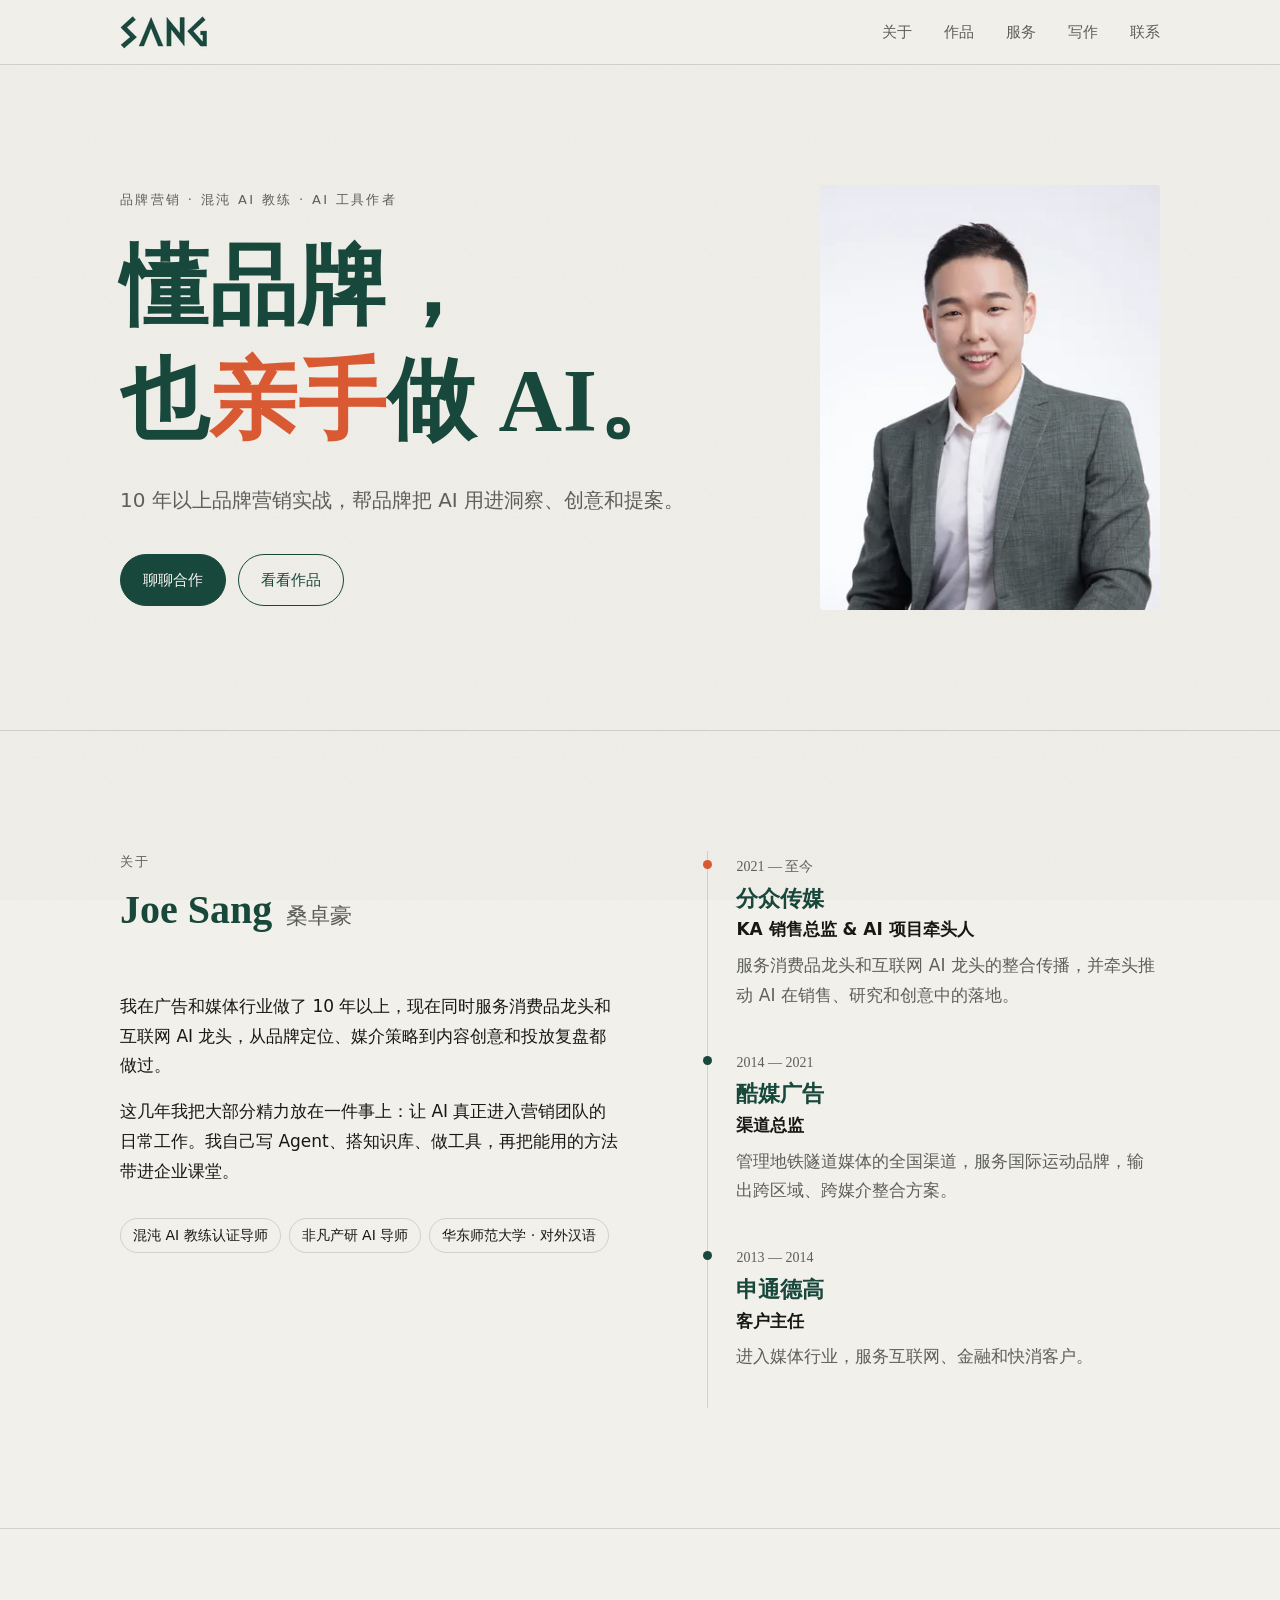
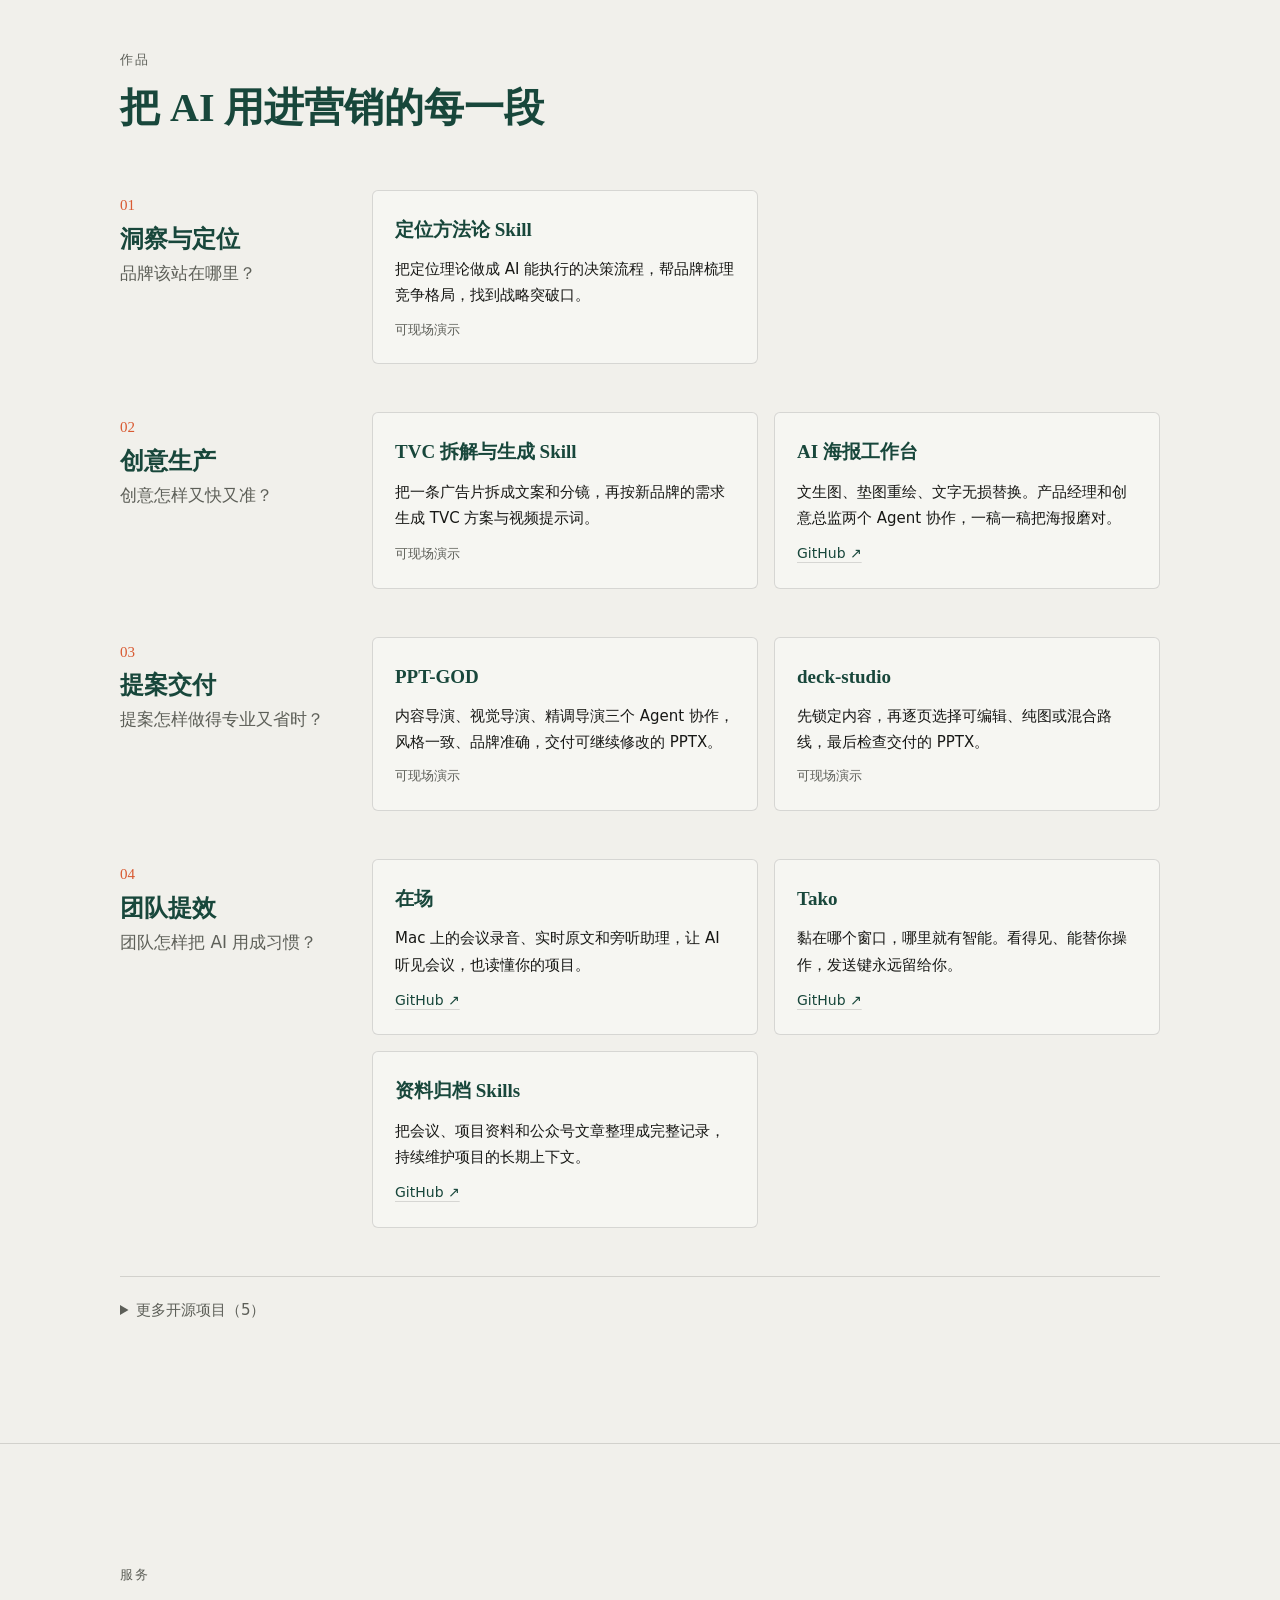
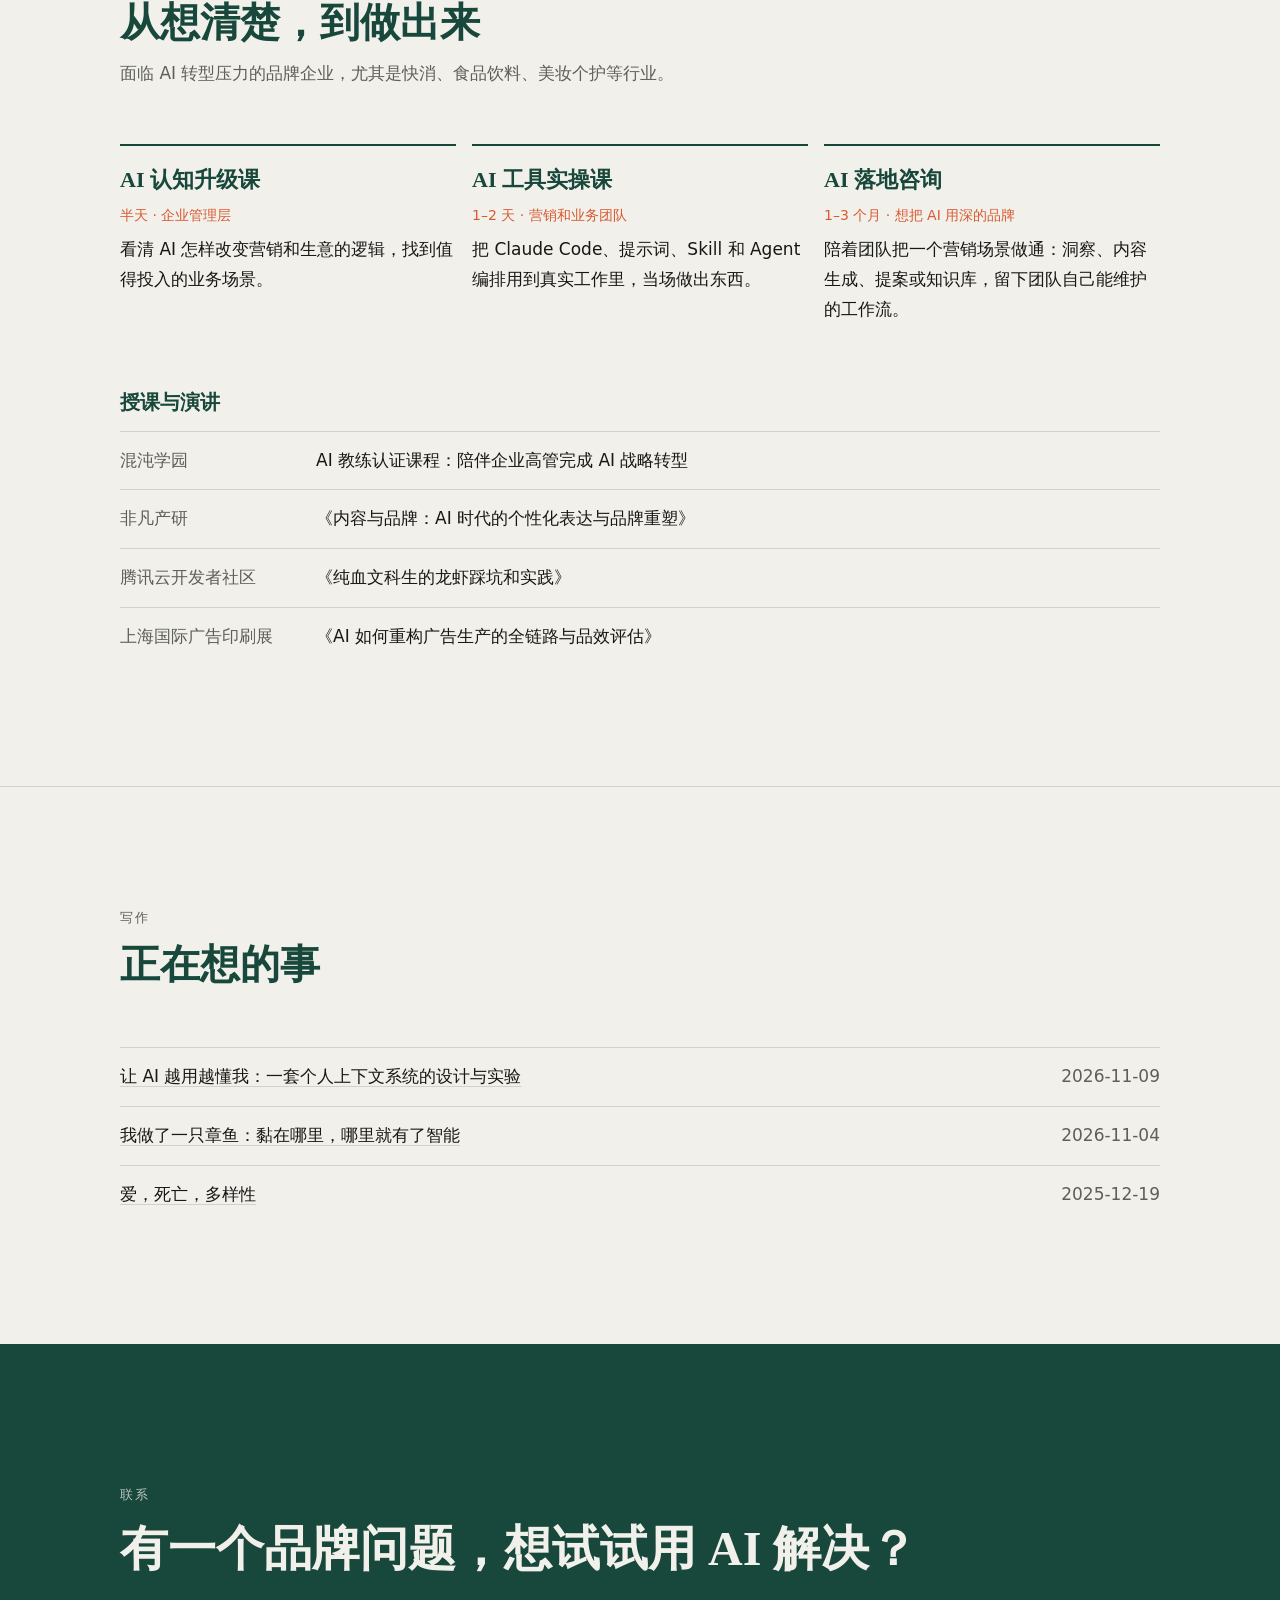
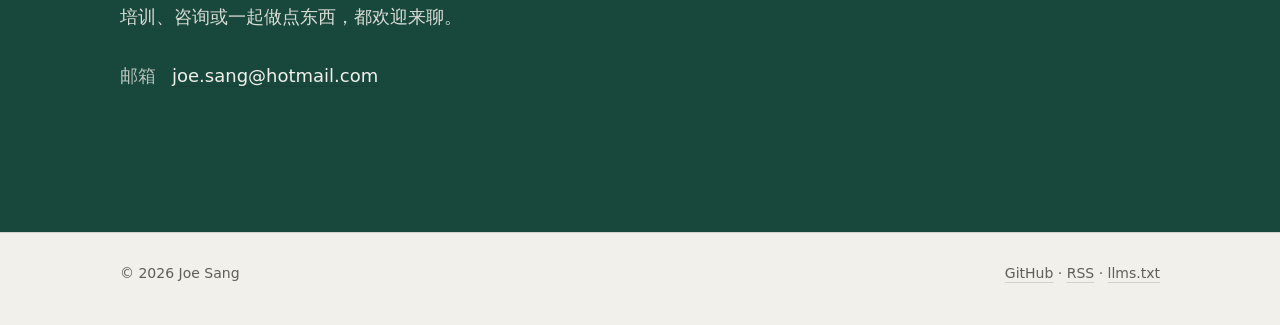
<file: index.html>
<!DOCTYPE html><html lang="zh-CN" data-astro-cid-hkbrpulz><head><meta charset="utf-8"><meta name="viewport" content="width=device-width, initial-scale=1"><title>Joe Sang · 品牌营销加 AI</title><meta name="description" content="懂品牌，也亲手做 AI。10 年以上品牌营销实战，帮品牌把 AI 用进洞察、创意和提案。"><link rel="canonical" href="https://joesang.me/"><link rel="icon" type="image/svg+xml" href="/favicon.svg"><link rel="alternate" type="application/rss+xml" title="Joe Sang 的写作" href="/rss.xml"><meta property="og:type" content="website"><meta property="og:title" content="Joe Sang · 品牌营销加 AI"><meta property="og:description" content="懂品牌，也亲手做 AI。10 年以上品牌营销实战，帮品牌把 AI 用进洞察、创意和提案。"><meta property="og:url" content="https://joesang.me/"><meta name="theme-color" content="#f1f0eb" media="(prefers-color-scheme: light)"><meta name="theme-color" content="#18473b" media="(prefers-color-scheme: dark)"><script type="application/ld+json">{"@context":"https://schema.org","@type":"Person","name":"Joe Sang","alternateName":["桑卓豪","阿桑"],"url":"https://joesang.me","description":"懂品牌，也亲手做 AI。10 年以上品牌营销实战，帮品牌把 AI 用进洞察、创意和提案。","jobTitle":"品牌营销 / 混沌 AI 教练 / AI 工具作者","address":{"@type":"PostalAddress","addressLocality":"上海","addressCountry":"CN"},"alumniOf":"华东师范大学","email":"joe.sang@hotmail.com","sameAs":["https://github.com/JoeSangAI"]}</script><link rel="stylesheet" href="/_astro/Base.CeSuZcgl.css"><link rel="stylesheet" href="/_astro/index.B0xNcD8f.css"></head><body data-astro-cid-hkbrpulz><header class="top" data-astro-cid-hkbrpulz><div class="wrap bar" data-astro-cid-hkbrpulz><a href="/" class="logo" aria-label="Joe Sang 首页" data-astro-cid-hkbrpulz><img src="/_astro/logo-green.yFWQ-FWr_88ktL.webp" srcset="/_astro/logo-green.yFWQ-FWr_88ktL.webp 1x, /_astro/logo-green.yFWQ-FWr_Z246QQq.webp 2x" alt="SANG" loading="eager" data-astro-cid-hkbrpulz="true" decoding="async" width="88" height="33" class="logo-light"><img src="/_astro/logo-white.BiKAWpli_ZH6VNb.webp" srcset="/_astro/logo-white.BiKAWpli_ZH6VNb.webp 1x, /_astro/logo-white.BiKAWpli_2ojcUH.webp 2x" alt="SANG" loading="eager" data-astro-cid-hkbrpulz="true" decoding="async" width="88" height="33" class="logo-dark"></a><nav aria-label="主导航" data-astro-cid-hkbrpulz><a href="/#about" data-astro-cid-hkbrpulz>关于</a><a href="/#works" data-astro-cid-hkbrpulz>作品</a><a href="/#services" data-astro-cid-hkbrpulz>服务</a><a href="/writing/" data-astro-cid-hkbrpulz>写作</a><a href="/#contact" data-astro-cid-hkbrpulz>联系</a></nav></div></header><main data-astro-cid-hkbrpulz><section class="hero wrap" data-astro-cid-lcdefpme><div class="hero-text" data-astro-cid-lcdefpme><p class="eyebrow" data-astro-cid-lcdefpme>品牌营销 · 混沌 AI 教练 · AI 工具作者</p><h1 data-astro-cid-lcdefpme>懂品牌，<br data-astro-cid-lcdefpme>也<span class="accent" data-astro-cid-lcdefpme>亲手</span>做 AI。</h1><p class="sub" data-astro-cid-lcdefpme>10 年以上品牌营销实战，帮品牌把 AI 用进洞察、创意和提案。</p><div class="actions" data-astro-cid-lcdefpme><a class="btn primary" href="#contact" data-astro-cid-lcdefpme>聊聊合作</a><a class="btn" href="#works" data-astro-cid-lcdefpme>看看作品</a></div></div><figure class="portrait" data-astro-cid-lcdefpme><img src="/_astro/portrait.DXHfUsVn_Zqmm93.webp" srcset="/_astro/portrait.DXHfUsVn_tC24p.webp 360w, /_astro/portrait.DXHfUsVn_26LaIC.webp 720w" alt="Joe Sang 的半身照" sizes="(max-width: 760px) 60vw, 360px" loading="eager" data-astro-cid-lcdefpme="true" decoding="async" width="1743" height="2449"></figure></section><section id="about" class="section" data-astro-cid-lcdefpme><div class="wrap about" data-astro-cid-lcdefpme><div data-astro-cid-lcdefpme><div class="section-head" data-astro-cid-lcdefpme><p class="eyebrow" data-astro-cid-lcdefpme>关于</p><h2 data-astro-cid-lcdefpme>Joe Sang<span class="name-zh" data-astro-cid-lcdefpme>桑卓豪</span></h2></div><div class="bio" data-astro-cid-lcdefpme><p data-astro-cid-lcdefpme>我在广告和媒体行业做了 10 年以上，现在同时服务消费品龙头和互联网 AI 龙头，从品牌定位、媒介策略到内容创意和投放复盘都做过。</p><p data-astro-cid-lcdefpme>这几年我把大部分精力放在一件事上：让 AI 真正进入营销团队的日常工作。我自己写 Agent、搭知识库、做工具，再把能用的方法带进企业课堂。</p></div><ul class="creds" data-astro-cid-lcdefpme><li data-astro-cid-lcdefpme>混沌 AI 教练认证导师</li><li data-astro-cid-lcdefpme>非凡产研 AI 导师</li><li data-astro-cid-lcdefpme>华东师范大学 · 对外汉语</li></ul></div><ol class="timeline" aria-label="履历" data-astro-cid-lcdefpme><li data-astro-cid-lcdefpme><span class="period" data-astro-cid-lcdefpme>2021 — 至今</span><h3 data-astro-cid-lcdefpme>分众传媒</h3><p class="role" data-astro-cid-lcdefpme>KA 销售总监 &amp; AI 项目牵头人</p><p class="muted" data-astro-cid-lcdefpme>服务消费品龙头和互联网 AI 龙头的整合传播，并牵头推动 AI 在销售、研究和创意中的落地。</p></li><li data-astro-cid-lcdefpme><span class="period" data-astro-cid-lcdefpme>2014 — 2021</span><h3 data-astro-cid-lcdefpme>酷媒广告</h3><p class="role" data-astro-cid-lcdefpme>渠道总监</p><p class="muted" data-astro-cid-lcdefpme>管理地铁隧道媒体的全国渠道，服务国际运动品牌，输出跨区域、跨媒介整合方案。</p></li><li data-astro-cid-lcdefpme><span class="period" data-astro-cid-lcdefpme>2013 — 2014</span><h3 data-astro-cid-lcdefpme>申通德高</h3><p class="role" data-astro-cid-lcdefpme>客户主任</p><p class="muted" data-astro-cid-lcdefpme>进入媒体行业，服务互联网、金融和快消客户。</p></li></ol></div></section><section id="works" class="section" data-astro-cid-lcdefpme><div class="wrap" data-astro-cid-lcdefpme><div class="section-head" data-astro-cid-lcdefpme><p class="eyebrow" data-astro-cid-lcdefpme>作品</p><h2 data-astro-cid-lcdefpme>把 AI 用进营销的每一段</h2></div><div class="stages" data-astro-cid-lcdefpme><div class="stage" data-astro-cid-lcdefpme><div class="stage-head" data-astro-cid-lcdefpme><span class="num" data-astro-cid-lcdefpme>01</span><h3 data-astro-cid-lcdefpme>洞察与定位</h3><p class="muted" data-astro-cid-lcdefpme>品牌该站在哪里？</p></div><div class="cards" data-astro-cid-lcdefpme><article class="card" data-astro-cid-lcdefpme><h4 data-astro-cid-lcdefpme>定位方法论 Skill</h4><p data-astro-cid-lcdefpme>把定位理论做成 AI 能执行的决策流程，帮品牌梳理竞争格局，找到战略突破口。</p><span class="tag" data-astro-cid-lcdefpme>可现场演示</span></article></div></div><div class="stage" data-astro-cid-lcdefpme><div class="stage-head" data-astro-cid-lcdefpme><span class="num" data-astro-cid-lcdefpme>02</span><h3 data-astro-cid-lcdefpme>创意生产</h3><p class="muted" data-astro-cid-lcdefpme>创意怎样又快又准？</p></div><div class="cards" data-astro-cid-lcdefpme><article class="card" data-astro-cid-lcdefpme><h4 data-astro-cid-lcdefpme>TVC 拆解与生成 Skill</h4><p data-astro-cid-lcdefpme>把一条广告片拆成文案和分镜，再按新品牌的需求生成 TVC 方案与视频提示词。</p><span class="tag" data-astro-cid-lcdefpme>可现场演示</span></article><article class="card" data-astro-cid-lcdefpme><h4 data-astro-cid-lcdefpme>AI 海报工作台</h4><p data-astro-cid-lcdefpme>文生图、垫图重绘、文字无损替换。产品经理和创意总监两个 Agent 协作，一稿一稿把海报磨对。</p><a href="https://github.com/JoeSangAI/nano-banana-pic" class="link" data-astro-cid-lcdefpme>GitHub ↗</a></article></div></div><div class="stage" data-astro-cid-lcdefpme><div class="stage-head" data-astro-cid-lcdefpme><span class="num" data-astro-cid-lcdefpme>03</span><h3 data-astro-cid-lcdefpme>提案交付</h3><p class="muted" data-astro-cid-lcdefpme>提案怎样做得专业又省时？</p></div><div class="cards" data-astro-cid-lcdefpme><article class="card" data-astro-cid-lcdefpme><h4 data-astro-cid-lcdefpme>PPT-GOD</h4><p data-astro-cid-lcdefpme>内容导演、视觉导演、精调导演三个 Agent 协作，风格一致、品牌准确，交付可继续修改的 PPTX。</p><span class="tag" data-astro-cid-lcdefpme>可现场演示</span></article><article class="card" data-astro-cid-lcdefpme><h4 data-astro-cid-lcdefpme>deck-studio</h4><p data-astro-cid-lcdefpme>先锁定内容，再逐页选择可编辑、纯图或混合路线，最后检查交付的 PPTX。</p><span class="tag" data-astro-cid-lcdefpme>可现场演示</span></article></div></div><div class="stage" data-astro-cid-lcdefpme><div class="stage-head" data-astro-cid-lcdefpme><span class="num" data-astro-cid-lcdefpme>04</span><h3 data-astro-cid-lcdefpme>团队提效</h3><p class="muted" data-astro-cid-lcdefpme>团队怎样把 AI 用成习惯？</p></div><div class="cards" data-astro-cid-lcdefpme><article class="card" data-astro-cid-lcdefpme><h4 data-astro-cid-lcdefpme>在场</h4><p data-astro-cid-lcdefpme>Mac 上的会议录音、实时原文和旁听助理，让 AI 听见会议，也读懂你的项目。</p><a href="https://github.com/JoeSangAI/zaichang" class="link" data-astro-cid-lcdefpme>GitHub ↗</a></article><article class="card" data-astro-cid-lcdefpme><h4 data-astro-cid-lcdefpme>Tako</h4><p data-astro-cid-lcdefpme>黏在哪个窗口，哪里就有智能。看得见、能替你操作，发送键永远留给你。</p><a href="https://github.com/JoeSangAI/Tako" class="link" data-astro-cid-lcdefpme>GitHub ↗</a></article><article class="card" data-astro-cid-lcdefpme><h4 data-astro-cid-lcdefpme>资料归档 Skills</h4><p data-astro-cid-lcdefpme>把会议、项目资料和公众号文章整理成完整记录，持续维护项目的长期上下文。</p><a href="https://github.com/JoeSangAI/archive-project-meetings-general" class="link" data-astro-cid-lcdefpme>GitHub ↗</a></article></div></div></div><details class="more" data-astro-cid-lcdefpme><summary data-astro-cid-lcdefpme>更多开源项目（5）</summary><ul data-astro-cid-lcdefpme><li data-astro-cid-lcdefpme><a href="https://github.com/JoeSangAI/joesang.me" data-astro-cid-lcdefpme>joesang.me</a><span class="muted" data-astro-cid-lcdefpme>Joe Sang 的个人网站 · 懂品牌，也亲手做 AI</span></li><li data-astro-cid-lcdefpme><a href="https://github.com/JoeSangAI/archive-wechat-content" data-astro-cid-lcdefpme>archive-wechat-content</a><span class="muted" data-astro-cid-lcdefpme>Codex Skill：归档微信公众号文章与视频号内容，保存正文、媒体、元信息和逐字稿</span></li><li data-astro-cid-lcdefpme><a href="https://github.com/JoeSangAI/fudada-codex-pet" data-astro-cid-lcdefpme>fudada-codex-pet</a><span class="muted" data-astro-cid-lcdefpme>福哒哒：适配 Codex V2 的快乐柯基动画宠物，包含 16 个环视方向。</span></li><li data-astro-cid-lcdefpme><a href="https://github.com/JoeSangAI/nano-banana-ppt" data-astro-cid-lcdefpme>nano-banana-ppt</a><span class="muted" data-astro-cid-lcdefpme></span></li><li data-astro-cid-lcdefpme><a href="https://github.com/JoeSangAI/investsage" data-astro-cid-lcdefpme>investsage</a><span class="muted" data-astro-cid-lcdefpme>AI 投资分析助手 &amp; 投资播客 - 融合巴菲特、芒格、索罗斯等大师智慧</span></li></ul></details></div></section><section id="services" class="section" data-astro-cid-lcdefpme><div class="wrap" data-astro-cid-lcdefpme><div class="section-head" data-astro-cid-lcdefpme><p class="eyebrow" data-astro-cid-lcdefpme>服务</p><h2 data-astro-cid-lcdefpme>从想清楚，到做出来</h2><p class="muted" data-astro-cid-lcdefpme>面临 AI 转型压力的品牌企业，尤其是快消、食品饮料、美妆个护等行业。</p></div><div class="services" data-astro-cid-lcdefpme><article class="service" data-astro-cid-lcdefpme><h3 data-astro-cid-lcdefpme>AI 认知升级课</h3><p class="meta" data-astro-cid-lcdefpme>半天 · 企业管理层</p><p data-astro-cid-lcdefpme>看清 AI 怎样改变营销和生意的逻辑，找到值得投入的业务场景。</p></article><article class="service" data-astro-cid-lcdefpme><h3 data-astro-cid-lcdefpme>AI 工具实操课</h3><p class="meta" data-astro-cid-lcdefpme>1–2 天 · 营销和业务团队</p><p data-astro-cid-lcdefpme>把 Claude Code、提示词、Skill 和 Agent 编排用到真实工作里，当场做出东西。</p></article><article class="service" data-astro-cid-lcdefpme><h3 data-astro-cid-lcdefpme>AI 落地咨询</h3><p class="meta" data-astro-cid-lcdefpme>1–3 个月 · 想把 AI 用深的品牌</p><p data-astro-cid-lcdefpme>陪着团队把一个营销场景做通：洞察、内容生成、提案或知识库，留下团队自己能维护的工作流。</p></article></div><div class="talks" data-astro-cid-lcdefpme><h3 data-astro-cid-lcdefpme>授课与演讲</h3><ul data-astro-cid-lcdefpme><li data-astro-cid-lcdefpme><span class="host" data-astro-cid-lcdefpme>混沌学园</span><span data-astro-cid-lcdefpme>AI 教练认证课程：陪伴企业高管完成 AI 战略转型</span></li><li data-astro-cid-lcdefpme><span class="host" data-astro-cid-lcdefpme>非凡产研</span><span data-astro-cid-lcdefpme>《内容与品牌：AI 时代的个性化表达与品牌重塑》</span></li><li data-astro-cid-lcdefpme><span class="host" data-astro-cid-lcdefpme>腾讯云开发者社区</span><span data-astro-cid-lcdefpme>《纯血文科生的龙虾踩坑和实践》</span></li><li data-astro-cid-lcdefpme><span class="host" data-astro-cid-lcdefpme>上海国际广告印刷展</span><span data-astro-cid-lcdefpme>《AI 如何重构广告生产的全链路与品效评估》</span></li></ul></div></div></section><section id="writing" class="section" data-astro-cid-lcdefpme><div class="wrap" data-astro-cid-lcdefpme><div class="section-head" data-astro-cid-lcdefpme><p class="eyebrow" data-astro-cid-lcdefpme>写作</p><h2 data-astro-cid-lcdefpme>正在想的事</h2></div><ul class="posts" data-astro-cid-lcdefpme><li data-astro-cid-lcdefpme><a href="/writing/personal-context/" data-astro-cid-lcdefpme>让 AI 越用越懂我：一套个人上下文系统的设计与实验</a><time class="muted" datetime="2026-11-09T00:00:00.000Z" data-astro-cid-lcdefpme>2026-11-09</time></li><li data-astro-cid-lcdefpme><a href="/writing/tako/" data-astro-cid-lcdefpme>我做了一只章鱼：黏在哪里，哪里就有了智能</a><time class="muted" datetime="2026-11-04T00:00:00.000Z" data-astro-cid-lcdefpme>2026-11-04</time></li><li data-astro-cid-lcdefpme><a href="/writing/love-death-diversity/" data-astro-cid-lcdefpme>爱，死亡，多样性</a><time class="muted" datetime="2025-12-19T00:00:00.000Z" data-astro-cid-lcdefpme>2025-12-19</time></li></ul></div></section><section id="contact" class="contact" data-astro-cid-lcdefpme><div class="wrap" data-astro-cid-lcdefpme><p class="eyebrow" data-astro-cid-lcdefpme>联系</p><h2 data-astro-cid-lcdefpme>有一个品牌问题，想试试用 AI 解决？</h2><p class="lead" data-astro-cid-lcdefpme>培训、咨询或一起做点东西，都欢迎来聊。</p><ul class="contact-list" data-astro-cid-lcdefpme><li data-astro-cid-lcdefpme><span data-astro-cid-lcdefpme>邮箱</span><a href="mailto:joe.sang@hotmail.com" data-astro-cid-lcdefpme>joe.sang@hotmail.com</a></li></ul></div></section></main><footer class="foot" data-astro-cid-hkbrpulz><div class="wrap foot-row" data-astro-cid-hkbrpulz><span data-astro-cid-hkbrpulz>© 2026 Joe Sang</span><span data-astro-cid-hkbrpulz><a href="https://github.com/JoeSangAI" data-astro-cid-hkbrpulz>GitHub</a> · <a href="/rss.xml" data-astro-cid-hkbrpulz>RSS</a> · <a href="/llms.txt" data-astro-cid-hkbrpulz>llms.txt</a></span></div></footer></body></html>
</file>
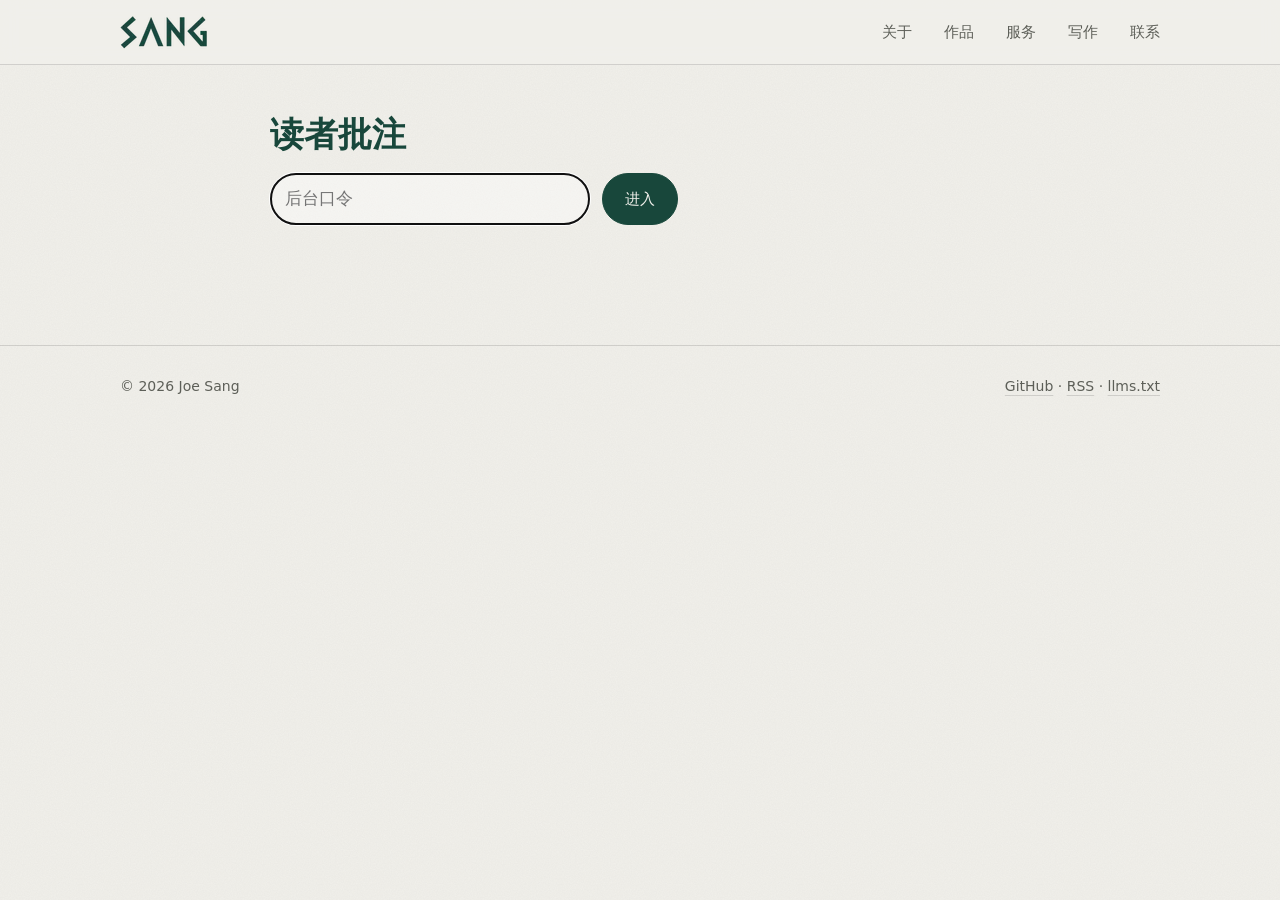
<file: feedback/index.html>
<!DOCTYPE html><html lang="zh-CN" data-astro-cid-hkbrpulz><head><meta charset="utf-8"><meta name="viewport" content="width=device-width, initial-scale=1"><title>读者批注 · Joe Sang</title><meta name="description" content="读者批注后台"><link rel="canonical" href="https://joesang.me/feedback/"><meta name="robots" content="noindex, nofollow"><link rel="icon" type="image/svg+xml" href="/favicon.svg"><link rel="alternate" type="application/rss+xml" title="Joe Sang 的写作" href="/rss.xml"><meta property="og:type" content="website"><meta property="og:title" content="读者批注 · Joe Sang"><meta property="og:description" content="读者批注后台"><meta property="og:url" content="https://joesang.me/feedback/"><meta name="theme-color" content="#f1f0eb" media="(prefers-color-scheme: light)"><meta name="theme-color" content="#18473b" media="(prefers-color-scheme: dark)"><script type="application/ld+json">{"@context":"https://schema.org","@type":"Person","name":"Joe Sang","alternateName":["桑卓豪","阿桑"],"url":"https://joesang.me","description":"懂品牌，也亲手做 AI。10 年以上品牌营销实战，帮品牌把 AI 用进洞察、创意和提案。","jobTitle":"品牌营销 / 混沌 AI 教练 / AI 工具作者","address":{"@type":"PostalAddress","addressLocality":"上海","addressCountry":"CN"},"alumniOf":"华东师范大学","email":"joe.sang@hotmail.com","sameAs":["https://github.com/JoeSangAI"]}</script><style>.fb[data-astro-cid-zwoedyn6]{max-width:820px;padding-top:48px;padding-bottom:96px}h1[data-astro-cid-zwoedyn6]{margin-bottom:16px;font-size:34px}.fb-login[data-astro-cid-zwoedyn6]{gap:12px;margin:16px 0;display:flex}.fb-login[data-astro-cid-zwoedyn6][hidden]{display:none}.fb-login[data-astro-cid-zwoedyn6] input[data-astro-cid-zwoedyn6]{max-width:320px;font:inherit;border:1px solid var(--line);background:var(--card);color:var(--text);border-radius:999px;flex:1;padding:10px 14px}.fb-status[data-astro-cid-zwoedyn6]{margin-bottom:24px;font-size:14px}.fb[data-astro-cid-zwoedyn6] .fb-page{margin-bottom:40px}.fb[data-astro-cid-zwoedyn6] .fb-page h2{margin-bottom:12px;font-size:20px}.fb[data-astro-cid-zwoedyn6] .fb-page h2 a{text-decoration:none}.fb[data-astro-cid-zwoedyn6] .fb-item{border-top:1px solid var(--line);padding:16px 0;font-size:15px}.fb[data-astro-cid-zwoedyn6] .fb-item.s-hidden{opacity:.5}.fb[data-astro-cid-zwoedyn6] .fb-meta{color:var(--muted);flex-wrap:wrap;align-items:baseline;gap:4px 12px;font-size:13px;display:flex}.fb[data-astro-cid-zwoedyn6] .fb-meta b{color:var(--heading);font-size:15px}.fb[data-astro-cid-zwoedyn6] .fb-tag{border:1px solid var(--line);border-radius:3px;padding:0 6px}.fb[data-astro-cid-zwoedyn6] .s-adopted .fb-tag{color:var(--accent);border-color:currentColor}.fb[data-astro-cid-zwoedyn6] .s-pending .fb-tag{color:var(--heading);border-color:currentColor}.fb[data-astro-cid-zwoedyn6] .fb-sender{margin-left:auto;font-size:12px}.fb[data-astro-cid-zwoedyn6] blockquote{border-left:2px solid var(--line);color:var(--muted);margin:8px 0;padding-left:10px;font-size:14px}.fb[data-astro-cid-zwoedyn6] .fb-text{white-space:pre-wrap;margin-bottom:8px}.fb[data-astro-cid-zwoedyn6] .fb-reply{width:100%;font:inherit;border:1px solid var(--line);background:var(--card);color:var(--text);resize:vertical;border-radius:6px;padding:6px 10px;font-size:14px}.fb[data-astro-cid-zwoedyn6] .fb-acts{flex-wrap:wrap;gap:8px;margin-top:8px;display:flex}.fb[data-astro-cid-zwoedyn6] .fb-btn{font:inherit;border:1px solid var(--line);color:var(--heading);cursor:pointer;background:0 0;border-radius:999px;padding:3px 12px;font-size:13px;text-decoration:none}.fb[data-astro-cid-zwoedyn6] .fb-btn:hover{border-color:var(--heading)}
</style><link rel="stylesheet" href="/_astro/Base.CeSuZcgl.css"></head><body data-astro-cid-hkbrpulz><header class="top" data-astro-cid-hkbrpulz><div class="wrap bar" data-astro-cid-hkbrpulz><a href="/" class="logo" aria-label="Joe Sang 首页" data-astro-cid-hkbrpulz><img src="/_astro/logo-green.yFWQ-FWr_88ktL.webp" srcset="/_astro/logo-green.yFWQ-FWr_88ktL.webp 1x, /_astro/logo-green.yFWQ-FWr_Z246QQq.webp 2x" alt="SANG" loading="eager" data-astro-cid-hkbrpulz="true" decoding="async" width="88" height="33" class="logo-light"><img src="/_astro/logo-white.BiKAWpli_ZH6VNb.webp" srcset="/_astro/logo-white.BiKAWpli_ZH6VNb.webp 1x, /_astro/logo-white.BiKAWpli_2ojcUH.webp 2x" alt="SANG" loading="eager" data-astro-cid-hkbrpulz="true" decoding="async" width="88" height="33" class="logo-dark"></a><nav aria-label="主导航" data-astro-cid-hkbrpulz><a href="/#about" data-astro-cid-hkbrpulz>关于</a><a href="/#works" data-astro-cid-hkbrpulz>作品</a><a href="/#services" data-astro-cid-hkbrpulz>服务</a><a href="/writing/" data-astro-cid-hkbrpulz>写作</a><a href="/#contact" data-astro-cid-hkbrpulz>联系</a></nav></div></header><main data-astro-cid-hkbrpulz><section class="wrap fb" data-titles="{&quot;love-death-diversity&quot;:&quot;爱，死亡，多样性&quot;,&quot;personal-context&quot;:&quot;让 AI 越用越懂我：一套个人上下文系统的设计与实验&quot;,&quot;tako&quot;:&quot;我做了一只章鱼：黏在哪里，哪里就有了智能&quot;}" data-astro-cid-zwoedyn6><h1 data-astro-cid-zwoedyn6>读者批注</h1><form class="fb-login" hidden data-astro-cid-zwoedyn6><input type="password" placeholder="后台口令" autocomplete="current-password" data-astro-cid-zwoedyn6><button class="btn primary" type="submit" data-astro-cid-zwoedyn6>进入</button></form><p class="fb-status muted" data-astro-cid-zwoedyn6></p><div class="fb-list" data-astro-cid-zwoedyn6></div></section></main><footer class="foot" data-astro-cid-hkbrpulz><div class="wrap foot-row" data-astro-cid-hkbrpulz><span data-astro-cid-hkbrpulz>© 2026 Joe Sang</span><span data-astro-cid-hkbrpulz><a href="https://github.com/JoeSangAI" data-astro-cid-hkbrpulz>GitHub</a> · <a href="/rss.xml" data-astro-cid-hkbrpulz>RSS</a> · <a href="/llms.txt" data-astro-cid-hkbrpulz>llms.txt</a></span></div></footer></body></html><script type="module">var e=`https://talk.joesang.me`.replace(/\/$/,``),t=document.querySelector(`.fb`),n=JSON.parse(t.dataset.titles),r=t.querySelector(`.fb-login`),i=t.querySelector(`.fb-status`),a=t.querySelector(`.fb-list`),o={get:()=>{try{return localStorage.getItem(`anno:admin`)||``}catch{return``}},set:e=>{try{e?localStorage.setItem(`anno:admin`,e):localStorage.removeItem(`anno:admin`)}catch{}}},s=o.get(),c=async(t,n,r)=>{let i=await fetch(e+n,{method:t,headers:{authorization:`Bearer ${s}`,"content-type":`application/json`},body:r&&JSON.stringify(r)});if(i.status===401)throw o.set(``),s=``,l(`口令不对，重新输入`),Error(`unauthorized`);if(!i.ok)throw Error((await i.json().catch(()=>({}))).error||`请求失败 ${i.status}`);return i.json()};function l(e){r.hidden=!1,a.replaceChildren(),i.textContent=e||``,r.querySelector(`input`).focus()}r.onsubmit=e=>{e.preventDefault(),s=r.querySelector(`input`).value.trim(),o.set(s),r.hidden=!0,p()};var u=(e,t,n)=>{let r=document.createElement(e);return t&&(r.className=t),n!=null&&(r.textContent=n),r},d={visible:`已公开`,hidden:`已隐藏`,adopted:`已采纳`,pending:`待审核`},f=e=>new Date(e).toLocaleString(`zh-CN`,{timeZone:`Asia/Shanghai`,month:`numeric`,day:`numeric`,hour:`2-digit`,minute:`2-digit`});async function p(){if(!s)return l();i.textContent=`读取中…`;let e;try{e=await c(`GET`,`/api/admin/notes`)}catch(e){e.message!==`unauthorized`&&(i.textContent=`读不到批注：${e.message===`Failed to fetch`?`接口连不上`:e.message}`);return}let t=e.notes.sort((e,t)=>t.created.localeCompare(e.created)),r=t.filter(e=>e.status===`pending`).length;i.textContent=`共 ${t.length} 条，已采纳 ${t.filter(e=>e.status===`adopted`).length} 条${r?`，待审核 ${r} 条`:``}。`;let o=[...new Set(t.map(e=>e.page))];a.replaceChildren(...o.map(e=>{let r=u(`section`,`fb-page`),i=u(`h2`),a=u(`a`,``,n[e]||e);return a.href=`/writing/${e}/`,i.append(a),r.append(i,...t.filter(t=>t.page===e).map(m)),r}))}function m(e){let t=u(`article`,`fb-item s-${e.status}`),n=u(`div`,`fb-meta`);n.append(u(`b`,``,e.nick||`匿名朋友`),u(`span`,``,f(e.created)),u(`span`,`fb-tag`,d[e.status]||e.status),u(`span`,`fb-sender`,`来源 ${e.sender}`));let r=u(`blockquote`,``,e.quote),i=u(`p`,`fb-text`,e.text),a=u(`textarea`,`fb-reply`);a.placeholder=`公开回复（可不填）`,a.value=e.reply||``,a.rows=1;let o=u(`div`,`fb-acts`),s=(e,t)=>{let n=u(`button`,`fb-btn`,e);return n.type=`button`,n.onclick=async()=>{n.disabled=!0;try{await t(),await p()}catch(e){alert(e.message),n.disabled=!1}},n},l=`/api/admin/notes/${e.page}/${e.id}`,m=u(`a`,`fb-btn`,`在文中看`);return m.href=`/writing/${e.page}/#anno-${e.id}`,m.target=`_blank`,o.append(e.status===`adopted`?s(`取消采纳`,()=>c(`PATCH`,l,{status:`visible`})):s(`采纳`,()=>c(`PATCH`,l,{status:`adopted`})),e.status===`hidden`||e.status===`pending`?s(`公开`,()=>c(`PATCH`,l,{status:`visible`})):s(`隐藏`,()=>c(`PATCH`,l,{status:`hidden`})),s(`保存回复`,()=>c(`PATCH`,l,{reply:a.value})),s(`删除`,async()=>{if(!confirm(`彻底删除这条批注？删了找不回来。`))throw Error(`已取消`);await c(`DELETE`,l)}),m),t.append(n,r,i,a,o),t}p();</script>
</file>
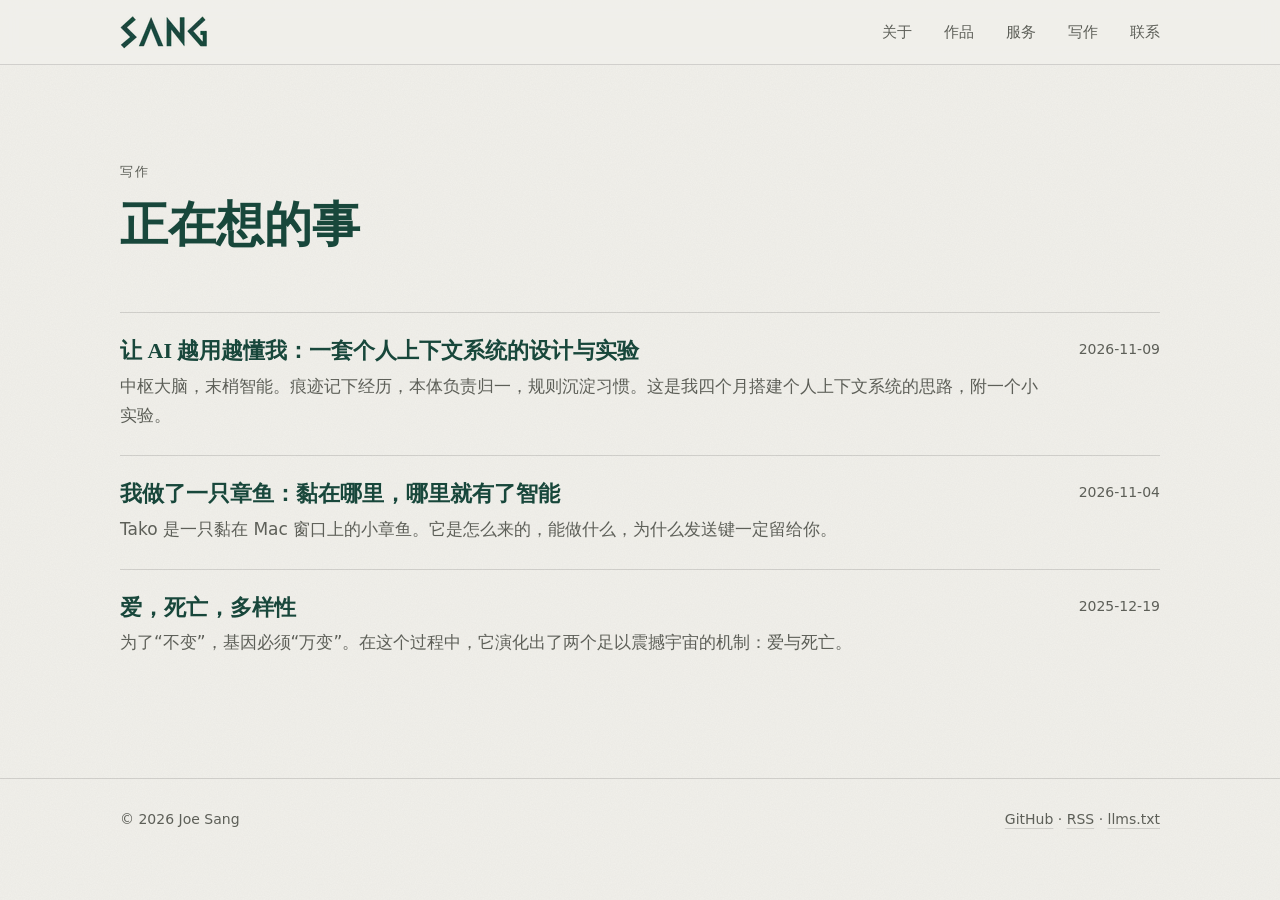
<file: writing/index.html>
<!DOCTYPE html><html lang="zh-CN" data-astro-cid-hkbrpulz><head><meta charset="utf-8"><meta name="viewport" content="width=device-width, initial-scale=1"><title>写作 · Joe Sang</title><meta name="description" content="Joe Sang 关于品牌营销和 AI 的文章。"><link rel="canonical" href="https://joesang.me/writing/"><link rel="icon" type="image/svg+xml" href="/favicon.svg"><link rel="alternate" type="application/rss+xml" title="Joe Sang 的写作" href="/rss.xml"><meta property="og:type" content="website"><meta property="og:title" content="写作 · Joe Sang"><meta property="og:description" content="Joe Sang 关于品牌营销和 AI 的文章。"><meta property="og:url" content="https://joesang.me/writing/"><meta name="theme-color" content="#f1f0eb" media="(prefers-color-scheme: light)"><meta name="theme-color" content="#18473b" media="(prefers-color-scheme: dark)"><script type="application/ld+json">{"@context":"https://schema.org","@type":"Person","name":"Joe Sang","alternateName":["桑卓豪","阿桑"],"url":"https://joesang.me","description":"懂品牌，也亲手做 AI。10 年以上品牌营销实战，帮品牌把 AI 用进洞察、创意和提案。","jobTitle":"品牌营销 / 混沌 AI 教练 / AI 工具作者","address":{"@type":"PostalAddress","addressLocality":"上海","addressCountry":"CN"},"alumniOf":"华东师范大学","email":"joe.sang@hotmail.com","sameAs":["https://github.com/JoeSangAI"]}</script><style>.page[data-astro-cid-67lgijtc]{padding-top:clamp(48px,8vw,96px);padding-bottom:96px}h1[data-astro-cid-67lgijtc]{font-size:clamp(32px,5vw,48px)}.posts[data-astro-cid-67lgijtc]{margin:0;padding:0;list-style:none}.posts[data-astro-cid-67lgijtc] li[data-astro-cid-67lgijtc]{border-top:1px solid var(--line);justify-content:space-between;gap:24px;padding:24px 0;display:flex}.posts[data-astro-cid-67lgijtc] a[data-astro-cid-67lgijtc]{text-decoration:none}.posts[data-astro-cid-67lgijtc] h2[data-astro-cid-67lgijtc]{margin-bottom:6px;font-size:22px}time[data-astro-cid-67lgijtc]{white-space:nowrap;font-size:14px}@media (width<=600px){.posts[data-astro-cid-67lgijtc] li[data-astro-cid-67lgijtc]{flex-direction:column;gap:8px}}
</style><link rel="stylesheet" href="/_astro/Base.CeSuZcgl.css"></head><body data-astro-cid-hkbrpulz><header class="top" data-astro-cid-hkbrpulz><div class="wrap bar" data-astro-cid-hkbrpulz><a href="/" class="logo" aria-label="Joe Sang 首页" data-astro-cid-hkbrpulz><img src="/_astro/logo-green.yFWQ-FWr_88ktL.webp" srcset="/_astro/logo-green.yFWQ-FWr_88ktL.webp 1x, /_astro/logo-green.yFWQ-FWr_Z246QQq.webp 2x" alt="SANG" loading="eager" data-astro-cid-hkbrpulz="true" decoding="async" width="88" height="33" class="logo-light"><img src="/_astro/logo-white.BiKAWpli_ZH6VNb.webp" srcset="/_astro/logo-white.BiKAWpli_ZH6VNb.webp 1x, /_astro/logo-white.BiKAWpli_2ojcUH.webp 2x" alt="SANG" loading="eager" data-astro-cid-hkbrpulz="true" decoding="async" width="88" height="33" class="logo-dark"></a><nav aria-label="主导航" data-astro-cid-hkbrpulz><a href="/#about" data-astro-cid-hkbrpulz>关于</a><a href="/#works" data-astro-cid-hkbrpulz>作品</a><a href="/#services" data-astro-cid-hkbrpulz>服务</a><a href="/writing/" data-astro-cid-hkbrpulz>写作</a><a href="/#contact" data-astro-cid-hkbrpulz>联系</a></nav></div></header><main data-astro-cid-hkbrpulz><section class="wrap page" data-astro-cid-67lgijtc><div class="section-head" data-astro-cid-67lgijtc><p class="eyebrow" data-astro-cid-67lgijtc>写作</p><h1 data-astro-cid-67lgijtc>正在想的事</h1></div><ul class="posts" data-astro-cid-67lgijtc><li data-astro-cid-67lgijtc><a href="/writing/personal-context/" data-astro-cid-67lgijtc><h2 data-astro-cid-67lgijtc>让 AI 越用越懂我：一套个人上下文系统的设计与实验</h2><p class="muted" data-astro-cid-67lgijtc>中枢大脑，末梢智能。痕迹记下经历，本体负责归一，规则沉淀习惯。这是我四个月搭建个人上下文系统的思路，附一个小实验。</p></a><time class="muted" datetime="2026-11-09T00:00:00.000Z" data-astro-cid-67lgijtc>2026-11-09</time></li><li data-astro-cid-67lgijtc><a href="/writing/tako/" data-astro-cid-67lgijtc><h2 data-astro-cid-67lgijtc>我做了一只章鱼：黏在哪里，哪里就有了智能</h2><p class="muted" data-astro-cid-67lgijtc>Tako 是一只黏在 Mac 窗口上的小章鱼。它是怎么来的，能做什么，为什么发送键一定留给你。</p></a><time class="muted" datetime="2026-11-04T00:00:00.000Z" data-astro-cid-67lgijtc>2026-11-04</time></li><li data-astro-cid-67lgijtc><a href="/writing/love-death-diversity/" data-astro-cid-67lgijtc><h2 data-astro-cid-67lgijtc>爱，死亡，多样性</h2><p class="muted" data-astro-cid-67lgijtc>为了“不变”，基因必须“万变”。在这个过程中，它演化出了两个足以震撼宇宙的机制：爱与死亡。</p></a><time class="muted" datetime="2025-12-19T00:00:00.000Z" data-astro-cid-67lgijtc>2025-12-19</time></li></ul></section></main><footer class="foot" data-astro-cid-hkbrpulz><div class="wrap foot-row" data-astro-cid-hkbrpulz><span data-astro-cid-hkbrpulz>© 2026 Joe Sang</span><span data-astro-cid-hkbrpulz><a href="https://github.com/JoeSangAI" data-astro-cid-hkbrpulz>GitHub</a> · <a href="/rss.xml" data-astro-cid-hkbrpulz>RSS</a> · <a href="/llms.txt" data-astro-cid-hkbrpulz>llms.txt</a></span></div></footer></body></html>
</file>
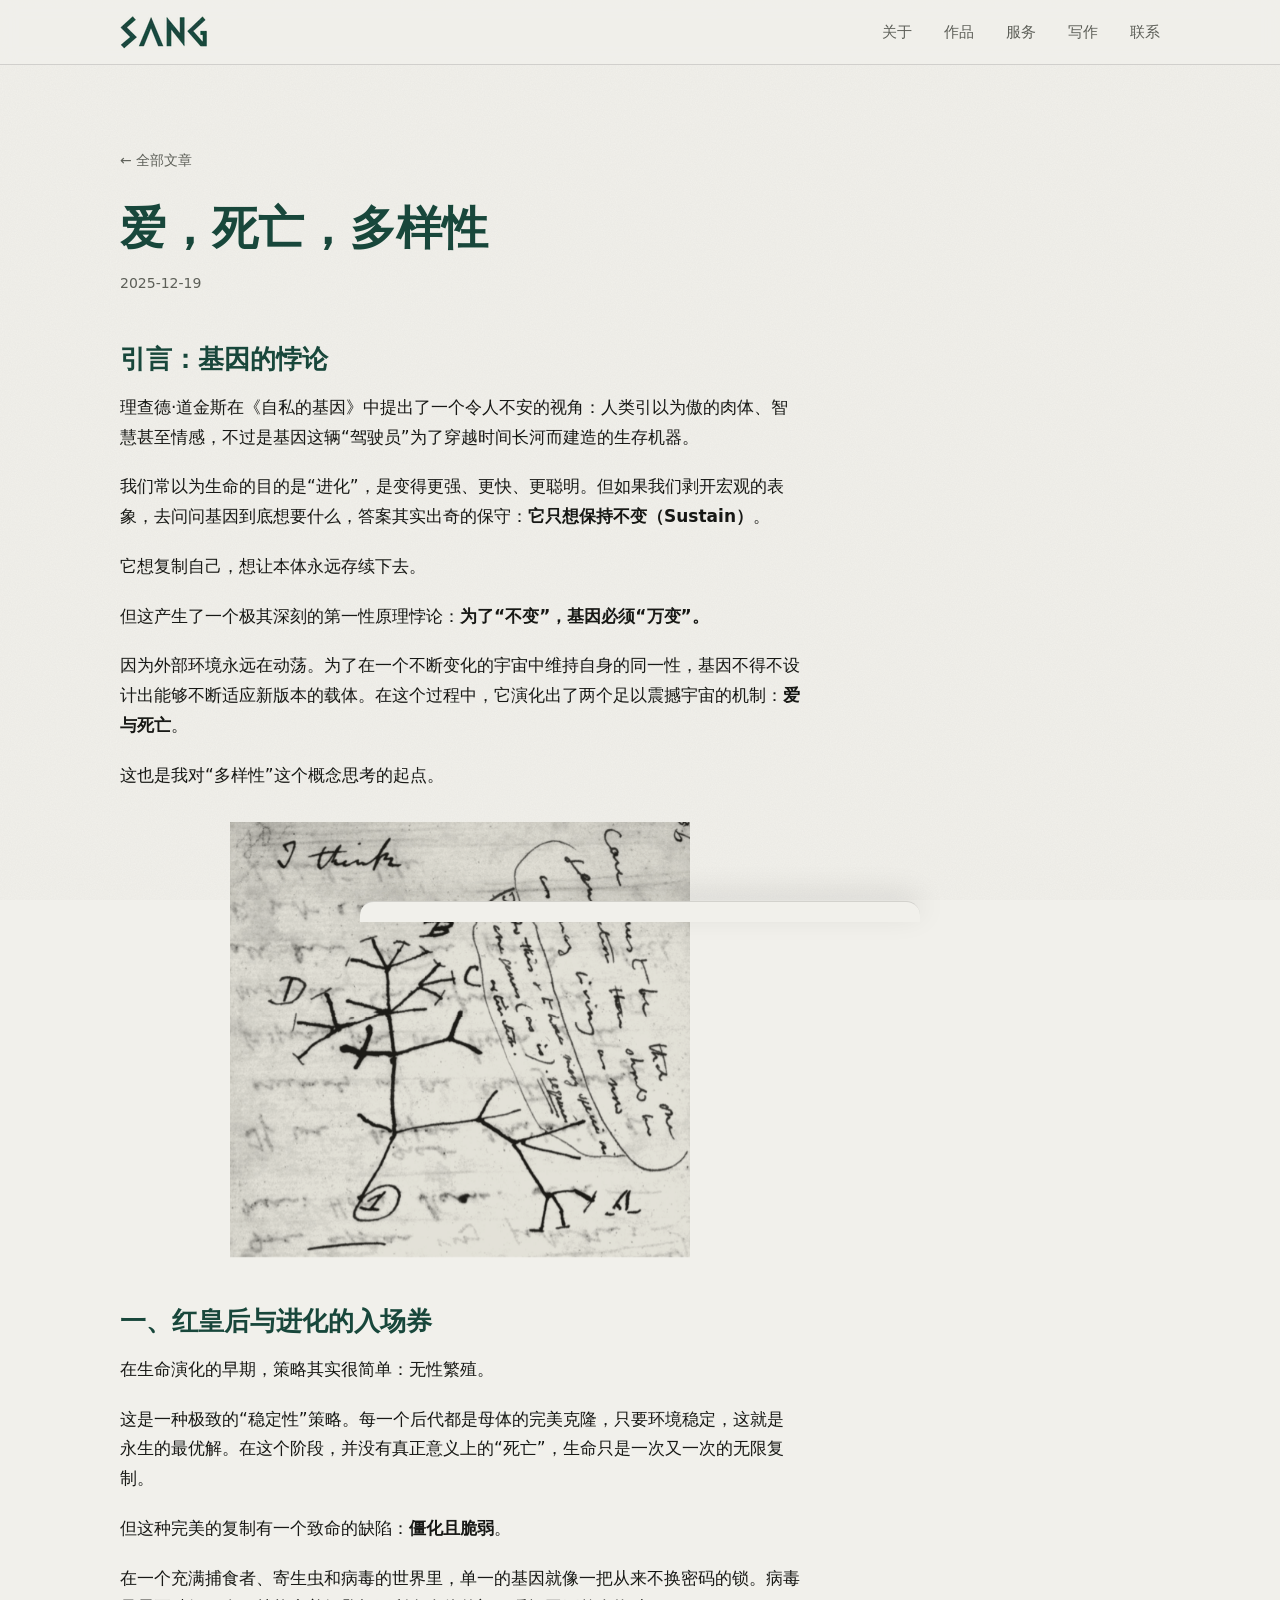
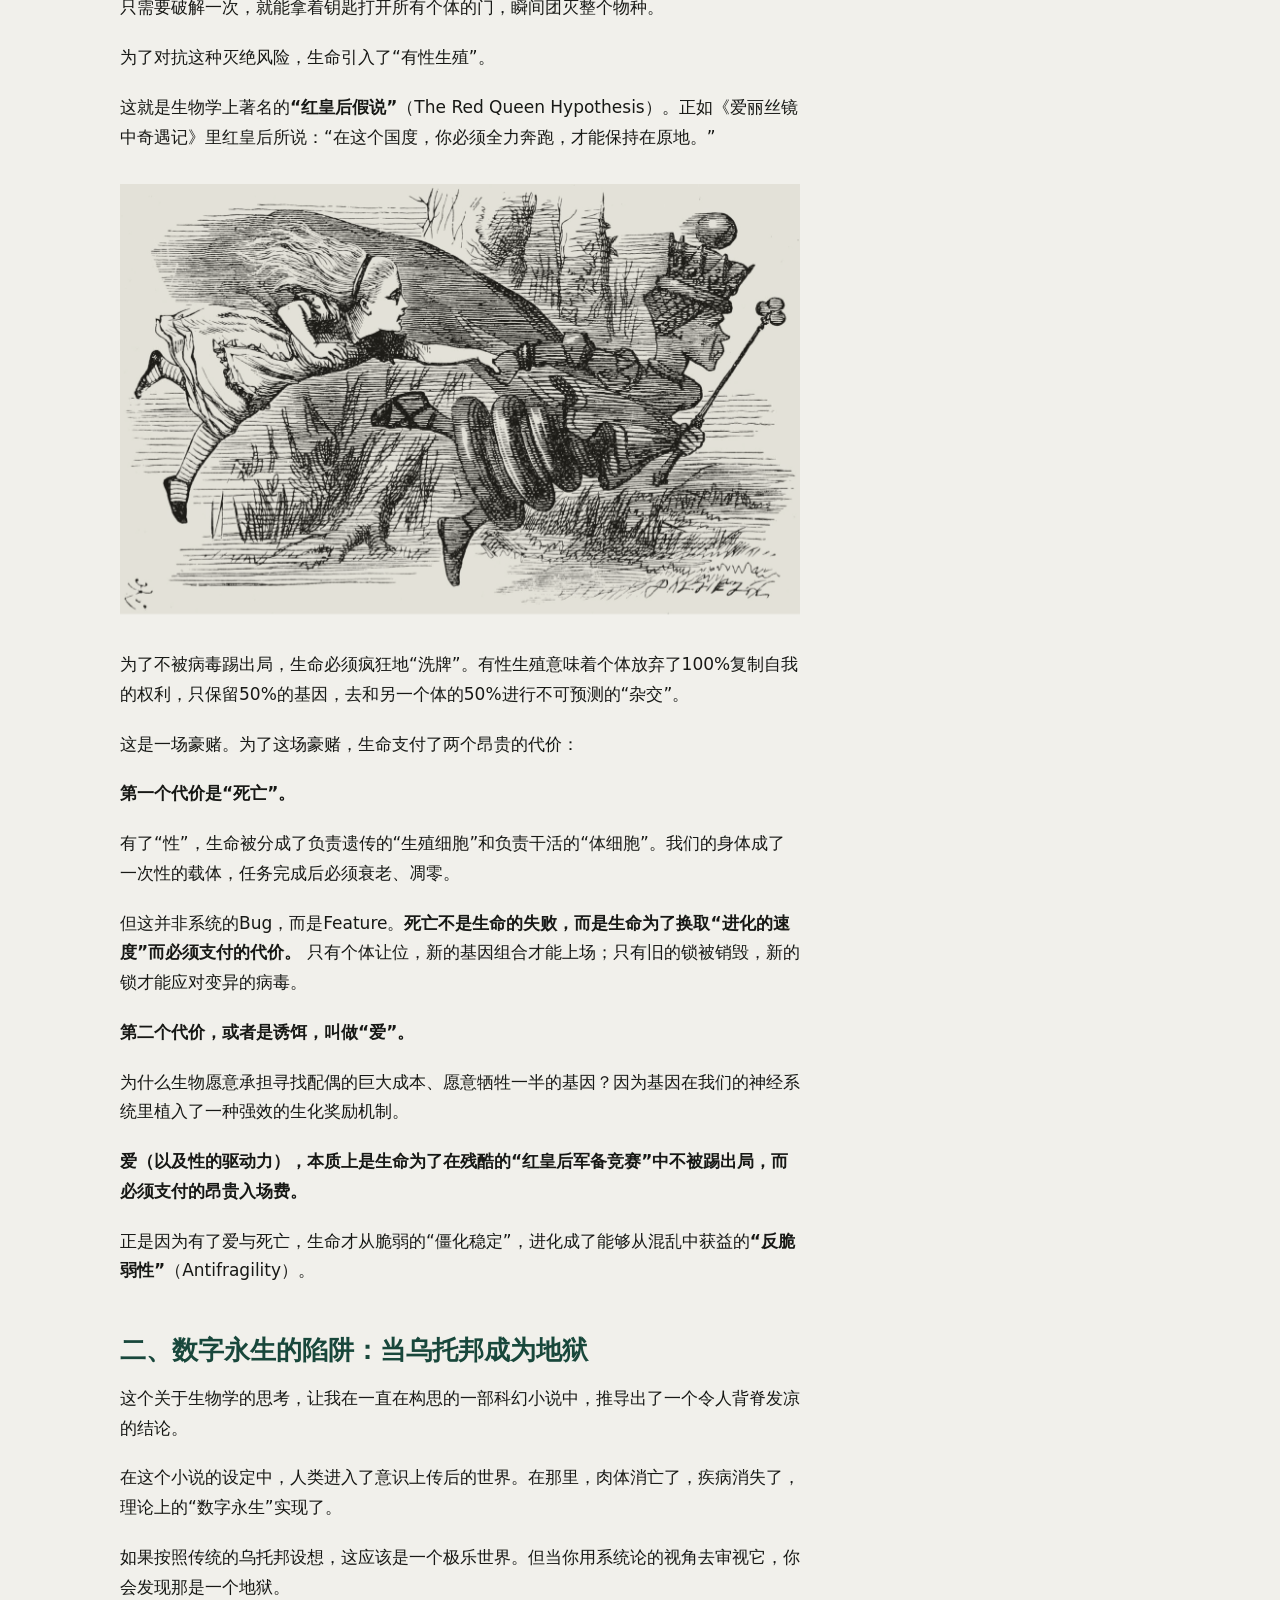
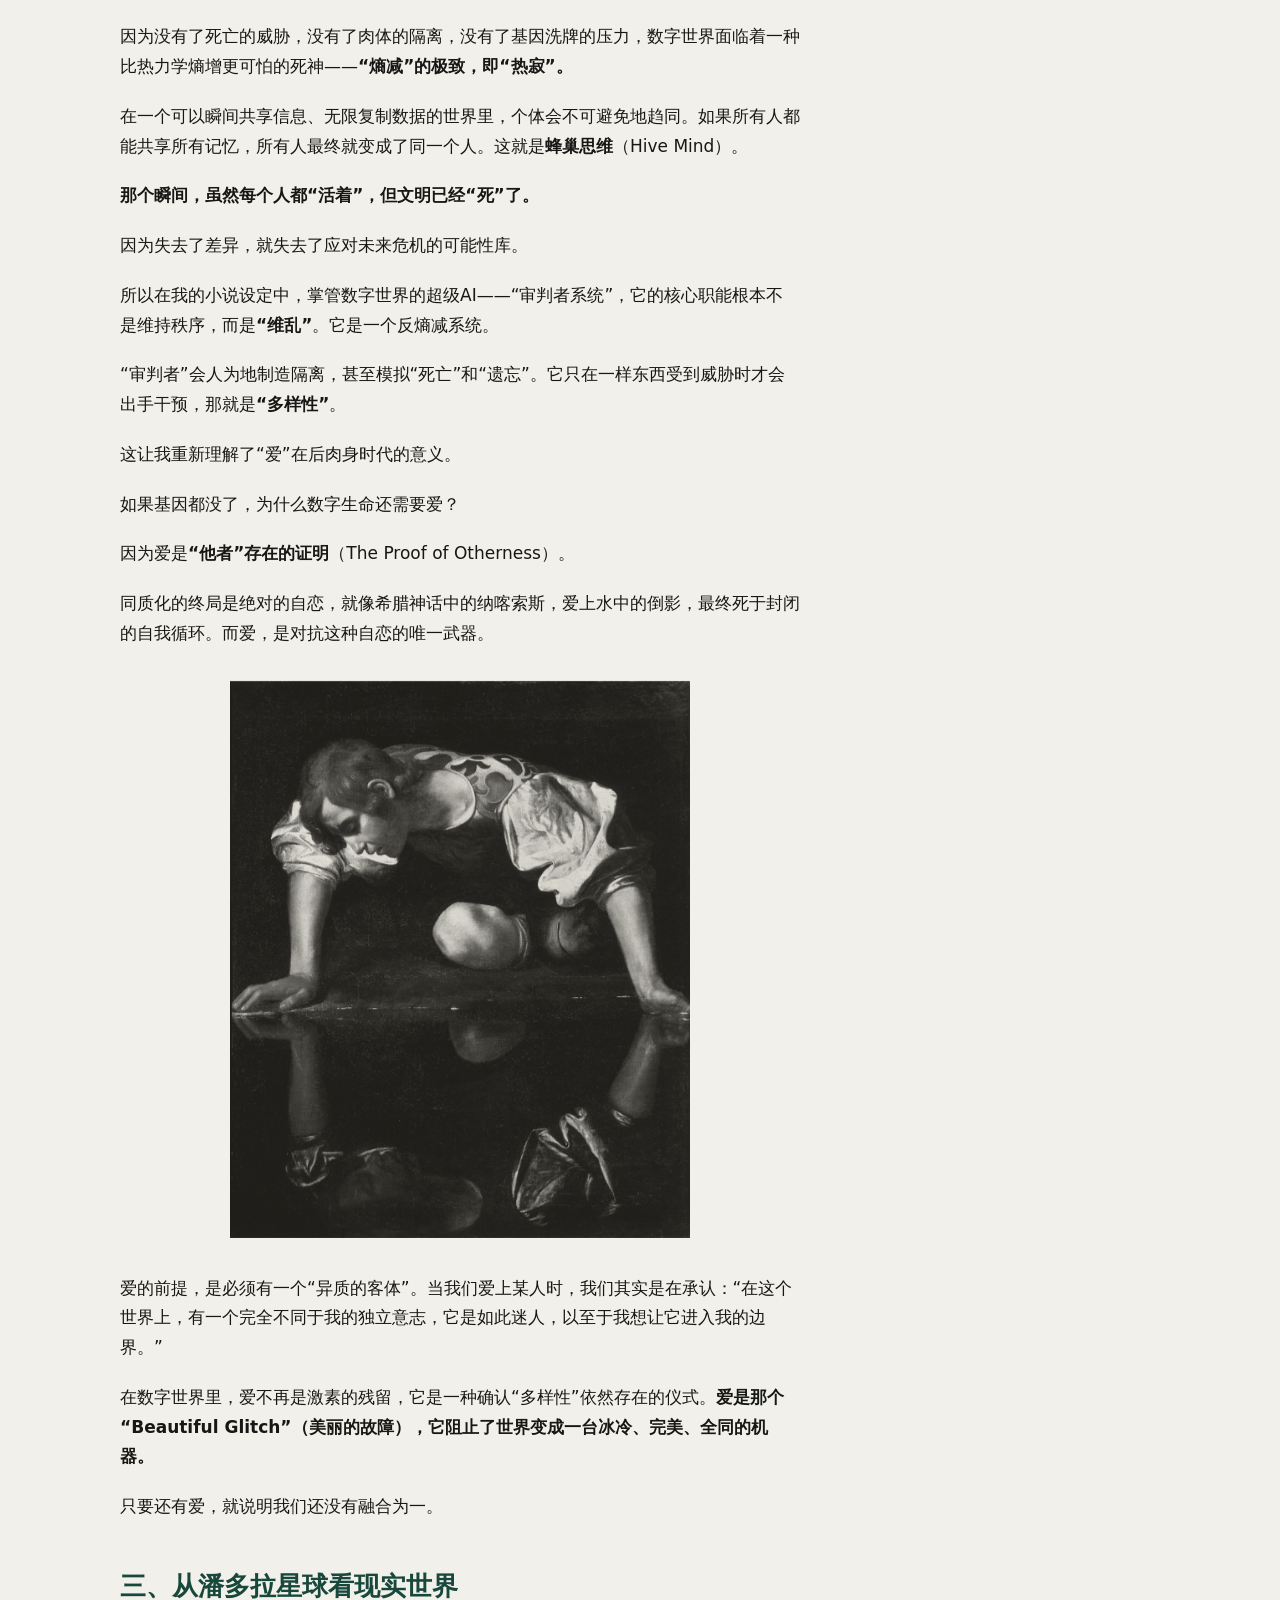
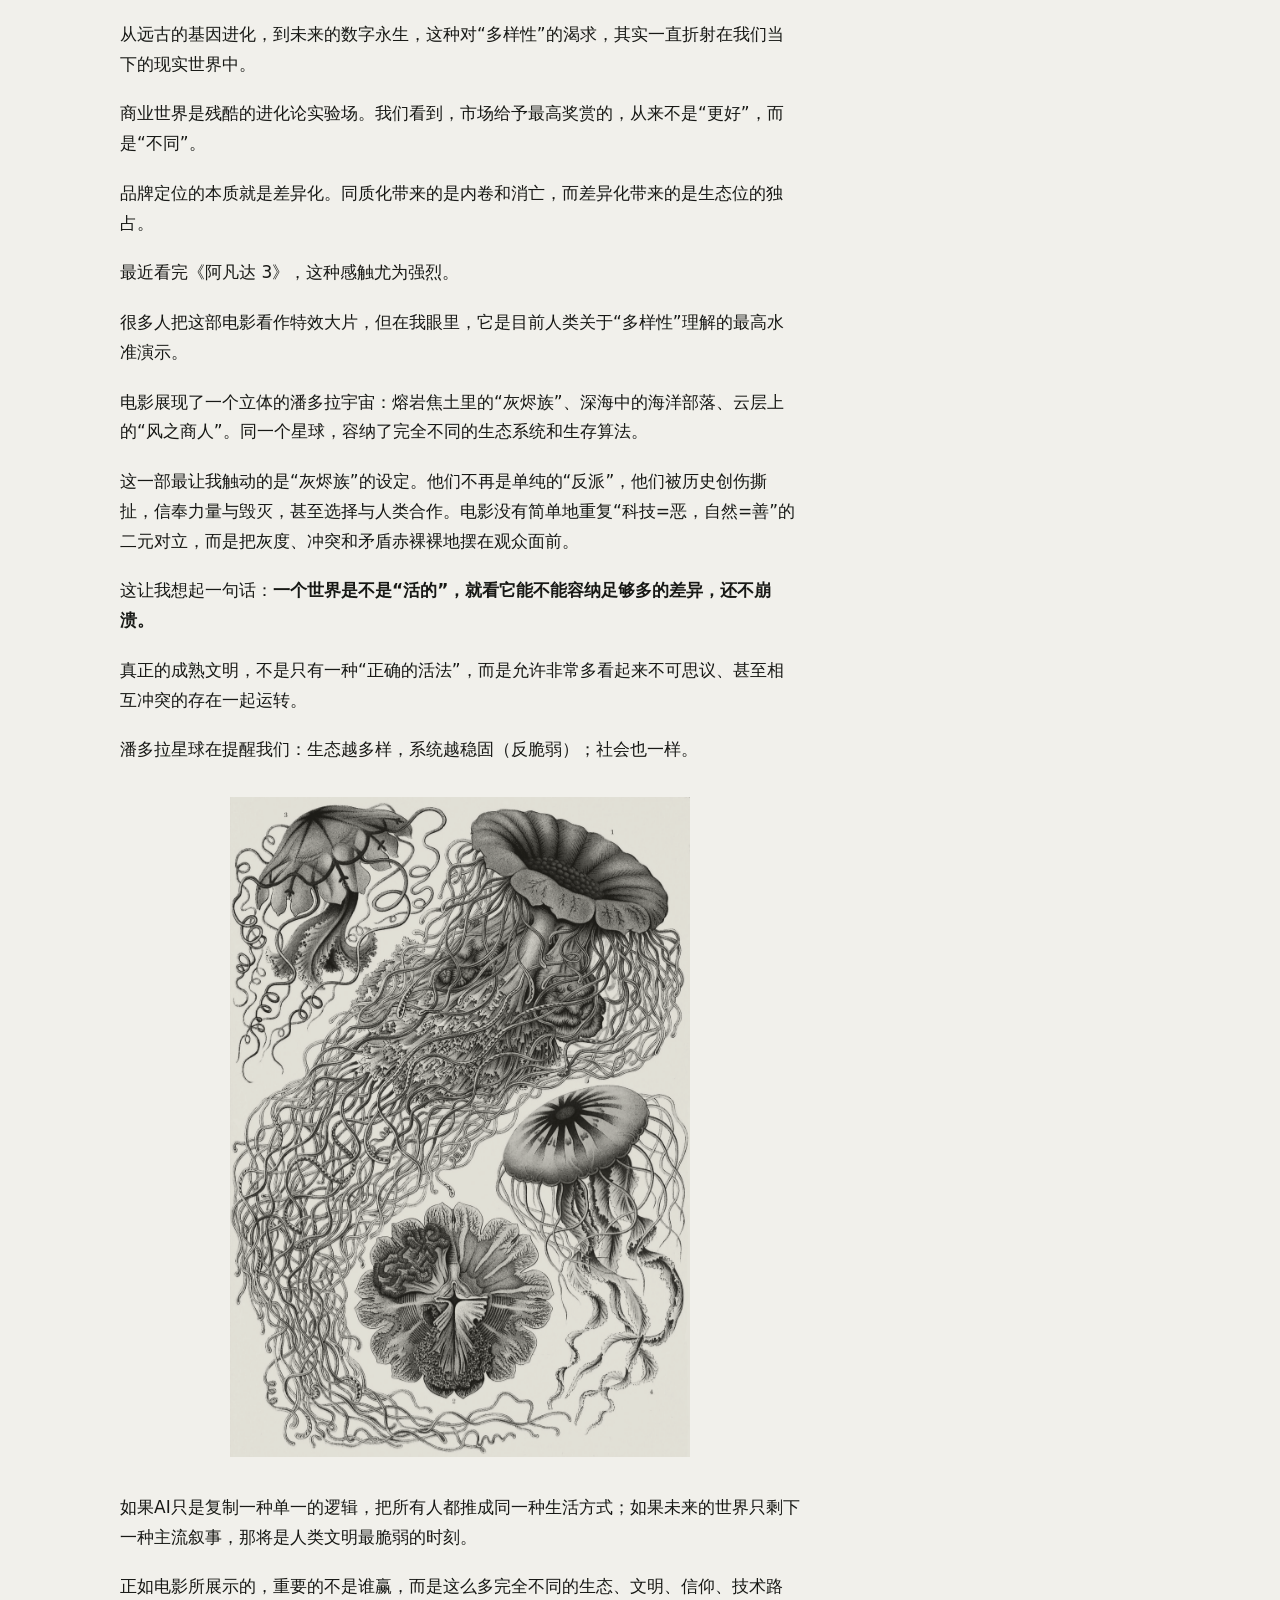
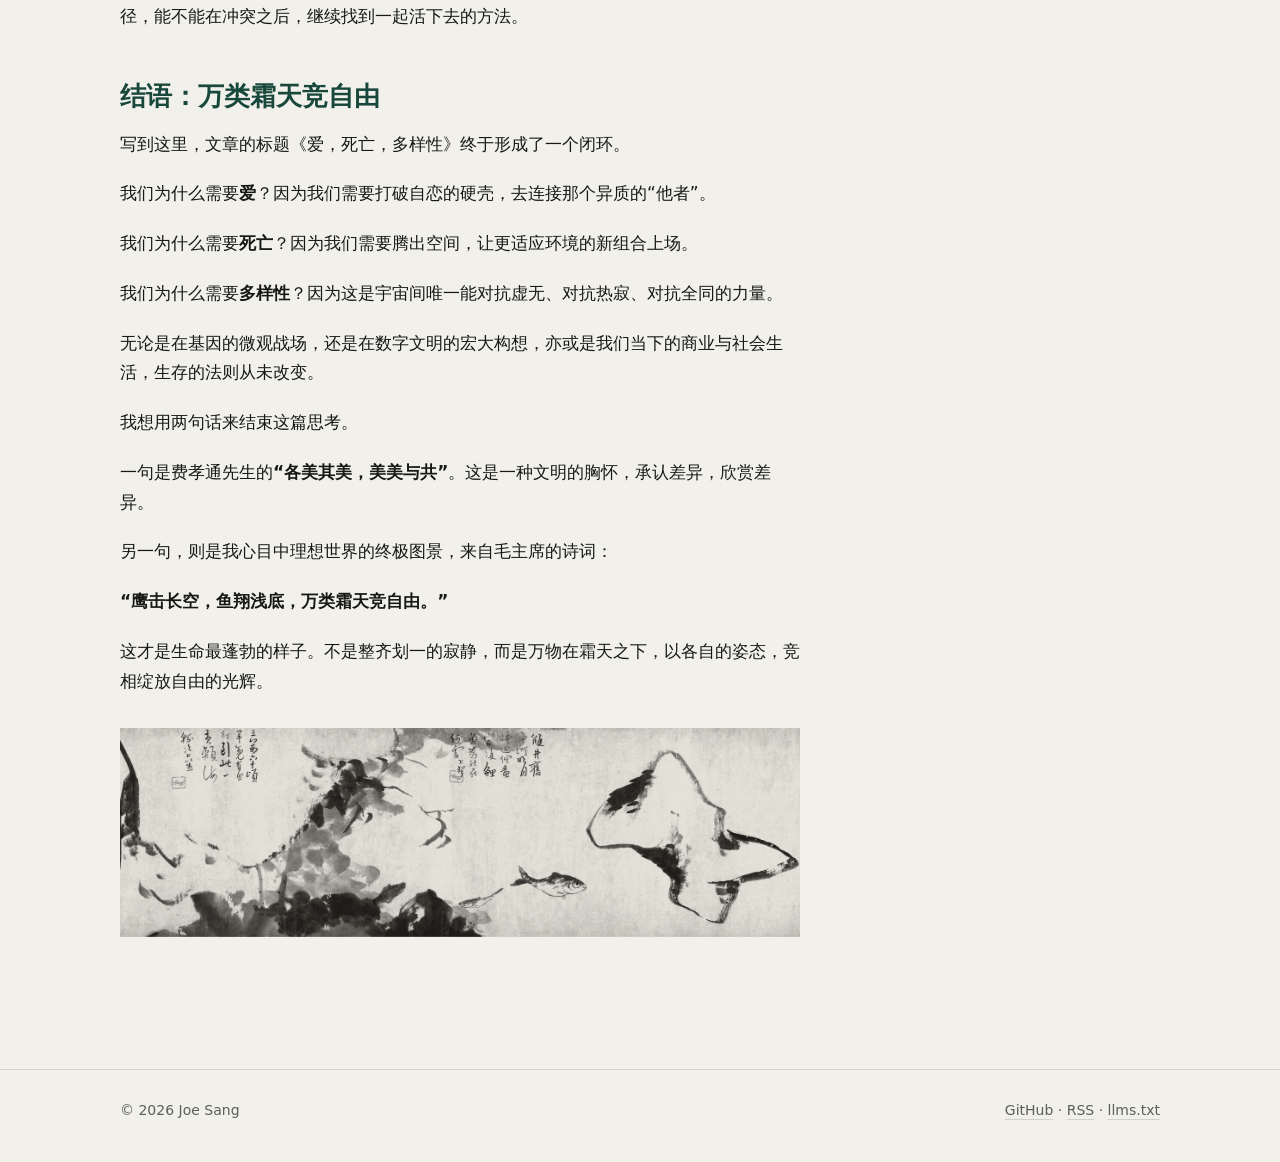
<file: writing/love-death-diversity/index.html>
<!DOCTYPE html><html lang="zh-CN" data-astro-cid-hkbrpulz><head><meta charset="utf-8"><meta name="viewport" content="width=device-width, initial-scale=1"><title>爱，死亡，多样性 · Joe Sang</title><meta name="description" content="为了“不变”，基因必须“万变”。在这个过程中，它演化出了两个足以震撼宇宙的机制：爱与死亡。"><link rel="canonical" href="https://joesang.me/writing/love-death-diversity/"><link rel="icon" type="image/svg+xml" href="/favicon.svg"><link rel="alternate" type="application/rss+xml" title="Joe Sang 的写作" href="/rss.xml"><meta property="og:type" content="website"><meta property="og:title" content="爱，死亡，多样性 · Joe Sang"><meta property="og:description" content="为了“不变”，基因必须“万变”。在这个过程中，它演化出了两个足以震撼宇宙的机制：爱与死亡。"><meta property="og:url" content="https://joesang.me/writing/love-death-diversity/"><meta name="theme-color" content="#f1f0eb" media="(prefers-color-scheme: light)"><meta name="theme-color" content="#18473b" media="(prefers-color-scheme: dark)"><script type="application/ld+json">{"@context":"https://schema.org","@type":"Person","name":"Joe Sang","alternateName":["桑卓豪","阿桑"],"url":"https://joesang.me","description":"懂品牌，也亲手做 AI。10 年以上品牌营销实战，帮品牌把 AI 用进洞察、创意和提案。","jobTitle":"品牌营销 / 混沌 AI 教练 / AI 工具作者","address":{"@type":"PostalAddress","addressLocality":"上海","addressCountry":"CN"},"alumniOf":"华东师范大学","email":"joe.sang@hotmail.com","sameAs":["https://github.com/JoeSangAI"]}</script><link rel="stylesheet" href="/_astro/Base.CeSuZcgl.css"><link rel="stylesheet" href="/_astro/_slug_.DR60ss6L.css"></head><body data-astro-cid-hkbrpulz><header class="top" data-astro-cid-hkbrpulz><div class="wrap bar" data-astro-cid-hkbrpulz><a href="/" class="logo" aria-label="Joe Sang 首页" data-astro-cid-hkbrpulz><img src="/_astro/logo-green.yFWQ-FWr_88ktL.webp" srcset="/_astro/logo-green.yFWQ-FWr_88ktL.webp 1x, /_astro/logo-green.yFWQ-FWr_Z246QQq.webp 2x" alt="SANG" loading="eager" data-astro-cid-hkbrpulz="true" decoding="async" width="88" height="33" class="logo-light"><img src="/_astro/logo-white.BiKAWpli_ZH6VNb.webp" srcset="/_astro/logo-white.BiKAWpli_ZH6VNb.webp 1x, /_astro/logo-white.BiKAWpli_2ojcUH.webp 2x" alt="SANG" loading="eager" data-astro-cid-hkbrpulz="true" decoding="async" width="88" height="33" class="logo-dark"></a><nav aria-label="主导航" data-astro-cid-hkbrpulz><a href="/#about" data-astro-cid-hkbrpulz>关于</a><a href="/#works" data-astro-cid-hkbrpulz>作品</a><a href="/#services" data-astro-cid-hkbrpulz>服务</a><a href="/writing/" data-astro-cid-hkbrpulz>写作</a><a href="/#contact" data-astro-cid-hkbrpulz>联系</a></nav></div></header><main data-astro-cid-hkbrpulz><article class="wrap page" data-anno-page="love-death-diversity" data-astro-cid-7mn2gw7j><a href="/writing/" class="muted back" data-astro-cid-7mn2gw7j>← 全部文章</a><h1 data-astro-cid-7mn2gw7j>爱，死亡，多样性</h1><time class="muted" datetime="2025-12-19T00:00:00.000Z" data-astro-cid-7mn2gw7j>2025-12-19</time><p class="anno-hint" data-astro-cid-7mn2gw7j>这篇文章可以划线留言。挑刺、反对都欢迎，作者扛得住；被采纳的会在文末署名致谢。</p><div class="prose" data-astro-cid-7mn2gw7j><h2 id="引言基因的悖论">引言：基因的悖论</h2>
<p>理查德·道金斯在《自私的基因》中提出了一个令人不安的视角：人类引以为傲的肉体、智慧甚至情感，不过是基因这辆“驾驶员”为了穿越时间长河而建造的生存机器。</p>
<p>我们常以为生命的目的是“进化”，是变得更强、更快、更聪明。但如果我们剥开宏观的表象，去问问基因到底想要什么，答案其实出奇的保守：<strong>它只想保持不变（Sustain）</strong>。</p>
<p>它想复制自己，想让本体永远存续下去。</p>
<p>但这产生了一个极其深刻的第一性原理悖论：<strong>为了“不变”，基因必须“万变”。</strong></p>
<p>因为外部环境永远在动荡。为了在一个不断变化的宇宙中维持自身的同一性，基因不得不设计出能够不断适应新版本的载体。在这个过程中，它演化出了两个足以震撼宇宙的机制：<strong>爱与死亡</strong>。</p>
<p>这也是我对“多样性”这个概念思考的起点。</p>
<figure class="plate narrow">
  <img src="/writing/love-death-diversity/tree.jpg" width="1200" height="1134" loading="lazy" alt="达尔文 1837 年笔记中的进化树草图，页首写着 I think。">
</figure>
<h2 id="一红皇后与进化的入场券">一、红皇后与进化的入场券</h2>
<p>在生命演化的早期，策略其实很简单：无性繁殖。</p>
<p>这是一种极致的“稳定性”策略。每一个后代都是母体的完美克隆，只要环境稳定，这就是永生的最优解。在这个阶段，并没有真正意义上的“死亡”，生命只是一次又一次的无限复制。</p>
<p>但这种完美的复制有一个致命的缺陷：<strong>僵化且脆弱</strong>。</p>
<p>在一个充满捕食者、寄生虫和病毒的世界里，单一的基因就像一把从来不换密码的锁。病毒只需要破解一次，就能拿着钥匙打开所有个体的门，瞬间团灭整个物种。</p>
<p>为了对抗这种灭绝风险，生命引入了“有性生殖”。</p>
<p>这就是生物学上著名的<strong>“红皇后假说”</strong>（The Red Queen Hypothesis）。正如《爱丽丝镜中奇遇记》里红皇后所说：“在这个国度，你必须全力奔跑，才能保持在原地。”</p>
<figure class="plate">
  <img src="/writing/love-death-diversity/red-queen.jpg" width="1400" height="885" loading="lazy" alt="约翰·坦尼尔为《爱丽丝镜中奇遇记》所作插画（1871）：爱丽丝被红皇后拉着奔跑。">
</figure>
<p>为了不被病毒踢出局，生命必须疯狂地“洗牌”。有性生殖意味着个体放弃了100%复制自我的权利，只保留50%的基因，去和另一个体的50%进行不可预测的“杂交”。</p>
<p>这是一场豪赌。为了这场豪赌，生命支付了两个昂贵的代价：</p>
<p><strong>第一个代价是“死亡”。</strong></p>
<p>有了“性”，生命被分成了负责遗传的“生殖细胞”和负责干活的“体细胞”。我们的身体成了一次性的载体，任务完成后必须衰老、凋零。</p>
<p>但这并非系统的Bug，而是Feature。<strong>死亡不是生命的失败，而是生命为了换取“进化的速度”而必须支付的代价。</strong> 只有个体让位，新的基因组合才能上场；只有旧的锁被销毁，新的锁才能应对变异的病毒。</p>
<p><strong>第二个代价，或者是诱饵，叫做“爱”。</strong></p>
<p>为什么生物愿意承担寻找配偶的巨大成本、愿意牺牲一半的基因？因为基因在我们的神经系统里植入了一种强效的生化奖励机制。</p>
<p><strong>爱（以及性的驱动力），本质上是生命为了在残酷的“红皇后军备竞赛”中不被踢出局，而必须支付的昂贵入场费。</strong></p>
<p>正是因为有了爱与死亡，生命才从脆弱的“僵化稳定”，进化成了能够从混乱中获益的<strong>“反脆弱性”</strong>（Antifragility）。</p>
<h2 id="二数字永生的陷阱当乌托邦成为地狱">二、数字永生的陷阱：当乌托邦成为地狱</h2>
<p>这个关于生物学的思考，让我在一直在构思的一部科幻小说中，推导出了一个令人背脊发凉的结论。</p>
<p>在这个小说的设定中，人类进入了意识上传后的世界。在那里，肉体消亡了，疾病消失了，理论上的“数字永生”实现了。</p>
<p>如果按照传统的乌托邦设想，这应该是一个极乐世界。但当你用系统论的视角去审视它，你会发现那是一个地狱。</p>
<p>因为没有了死亡的威胁，没有了肉体的隔离，没有了基因洗牌的压力，数字世界面临着一种比热力学熵增更可怕的死神——<strong>“熵减”的极致，即“热寂”。</strong></p>
<p>在一个可以瞬间共享信息、无限复制数据的世界里，个体会不可避免地趋同。如果所有人都能共享所有记忆，所有人最终就变成了同一个人。这就是<strong>蜂巢思维</strong>（Hive Mind）。</p>
<p><strong>那个瞬间，虽然每个人都“活着”，但文明已经“死”了。</strong></p>
<p>因为失去了差异，就失去了应对未来危机的可能性库。</p>
<p>所以在我的小说设定中，掌管数字世界的超级AI——“审判者系统”，它的核心职能根本不是维持秩序，而是<strong>“维乱”</strong>。它是一个反熵减系统。</p>
<p>“审判者”会人为地制造隔离，甚至模拟“死亡”和“遗忘”。它只在一样东西受到威胁时才会出手干预，那就是<strong>“多样性”</strong>。</p>
<p>这让我重新理解了“爱”在后肉身时代的意义。</p>
<p>如果基因都没了，为什么数字生命还需要爱？</p>
<p>因为爱是<strong>“他者”存在的证明</strong>（The Proof of Otherness）。</p>
<p>同质化的终局是绝对的自恋，就像希腊神话中的纳喀索斯，爱上水中的倒影，最终死于封闭的自我循环。而爱，是对抗这种自恋的唯一武器。</p>
<figure class="plate narrow">
  <img src="/writing/love-death-diversity/narcissus.jpg" width="1100" height="1332" loading="lazy" alt="卡拉瓦乔《纳喀索斯》（约 1597–1599）：少年俯身凝视水中的倒影。">
</figure>
<p>爱的前提，是必须有一个“异质的客体”。当我们爱上某人时，我们其实是在承认：“在这个世界上，有一个完全不同于我的独立意志，它是如此迷人，以至于我想让它进入我的边界。”</p>
<p>在数字世界里，爱不再是激素的残留，它是一种确认“多样性”依然存在的仪式。<strong>爱是那个“Beautiful Glitch”（美丽的故障），它阻止了世界变成一台冰冷、完美、全同的机器。</strong></p>
<p>只要还有爱，就说明我们还没有融合为一。</p>
<h2 id="三从潘多拉星球看现实世界">三、从潘多拉星球看现实世界</h2>
<p>从远古的基因进化，到未来的数字永生，这种对“多样性”的渴求，其实一直折射在我们当下的现实世界中。</p>
<p>商业世界是残酷的进化论实验场。我们看到，市场给予最高奖赏的，从来不是“更好”，而是“不同”。</p>
<p>品牌定位的本质就是差异化。同质化带来的是内卷和消亡，而差异化带来的是生态位的独占。</p>
<p>最近看完《阿凡达 3》，这种感触尤为强烈。</p>
<p>很多人把这部电影看作特效大片，但在我眼里，它是目前人类关于“多样性”理解的最高水准演示。</p>
<p>电影展现了一个立体的潘多拉宇宙：熔岩焦土里的“灰烬族”、深海中的海洋部落、云层上的“风之商人”。同一个星球，容纳了完全不同的生态系统和生存算法。</p>
<p>这一部最让我触动的是“灰烬族”的设定。他们不再是单纯的“反派”，他们被历史创伤撕扯，信奉力量与毁灭，甚至选择与人类合作。电影没有简单地重复“科技=恶，自然=善”的二元对立，而是把灰度、冲突和矛盾赤裸裸地摆在观众面前。</p>
<p>这让我想起一句话：<strong>一个世界是不是“活的”，就看它能不能容纳足够多的差异，还不崩溃。</strong></p>
<p>真正的成熟文明，不是只有一种“正确的活法”，而是允许非常多看起来不可思议、甚至相互冲突的存在一起运转。</p>
<p>潘多拉星球在提醒我们：生态越多样，系统越稳固（反脆弱）；社会也一样。</p>
<figure class="plate narrow">
  <img src="/writing/love-death-diversity/haeckel.jpg" width="1100" height="1578" loading="lazy" alt="恩斯特·海克尔《自然的艺术形态》（1904）中的水母图版，形态各异。">
</figure>
<p>如果AI只是复制一种单一的逻辑，把所有人都推成同一种生活方式；如果未来的世界只剩下一种主流叙事，那将是人类文明最脆弱的时刻。</p>
<p>正如电影所展示的，重要的不是谁赢，而是这么多完全不同的生态、文明、信仰、技术路径，能不能在冲突之后，继续找到一起活下去的方法。</p>
<h2 id="结语万类霜天竞自由">结语：万类霜天竞自由</h2>
<p>写到这里，文章的标题《爱，死亡，多样性》终于形成了一个闭环。</p>
<p>我们为什么需要<strong>爱</strong>？因为我们需要打破自恋的硬壳，去连接那个异质的“他者”。</p>
<p>我们为什么需要<strong>死亡</strong>？因为我们需要腾出空间，让更适应环境的新组合上场。</p>
<p>我们为什么需要<strong>多样性</strong>？因为这是宇宙间唯一能对抗虚无、对抗热寂、对抗全同的力量。</p>
<p>无论是在基因的微观战场，还是在数字文明的宏大构想，亦或是我们当下的商业与社会生活，生存的法则从未改变。</p>
<p>我想用两句话来结束这篇思考。</p>
<p>一句是费孝通先生的<strong>“各美其美，美美与共”</strong>。这是一种文明的胸怀，承认差异，欣赏差异。</p>
<p>另一句，则是我心目中理想世界的终极图景，来自毛主席的诗词：</p>
<p><strong>“鹰击长空，鱼翔浅底，万类霜天竞自由。”</strong></p>
<p>这才是生命最蓬勃的样子。不是整齐划一的寂静，而是万物在霜天之下，以各自的姿态，竞相绽放自由的光辉。</p>
<figure class="plate">
  <img src="/writing/love-death-diversity/fish.jpg" width="1580" height="484" loading="lazy" alt="八大山人《鱼石图》卷（局部）：两尾小鱼游过墨石。">
</figure>
</div><aside class="anno-end anno-ui" aria-live="polite"><p class="anno-thanks" hidden></p><p class="anno-invite">看完了？划一句再走。被采纳的意见，名字会写在这里。</p></aside><script type="module" src="/_astro/Annotations.astro_astro_type_script_index_0_lang.DVtRlQSG.js"></script></article></main><footer class="foot" data-astro-cid-hkbrpulz><div class="wrap foot-row" data-astro-cid-hkbrpulz><span data-astro-cid-hkbrpulz>© 2026 Joe Sang</span><span data-astro-cid-hkbrpulz><a href="https://github.com/JoeSangAI" data-astro-cid-hkbrpulz>GitHub</a> · <a href="/rss.xml" data-astro-cid-hkbrpulz>RSS</a> · <a href="/llms.txt" data-astro-cid-hkbrpulz>llms.txt</a></span></div></footer></body></html>
</file>
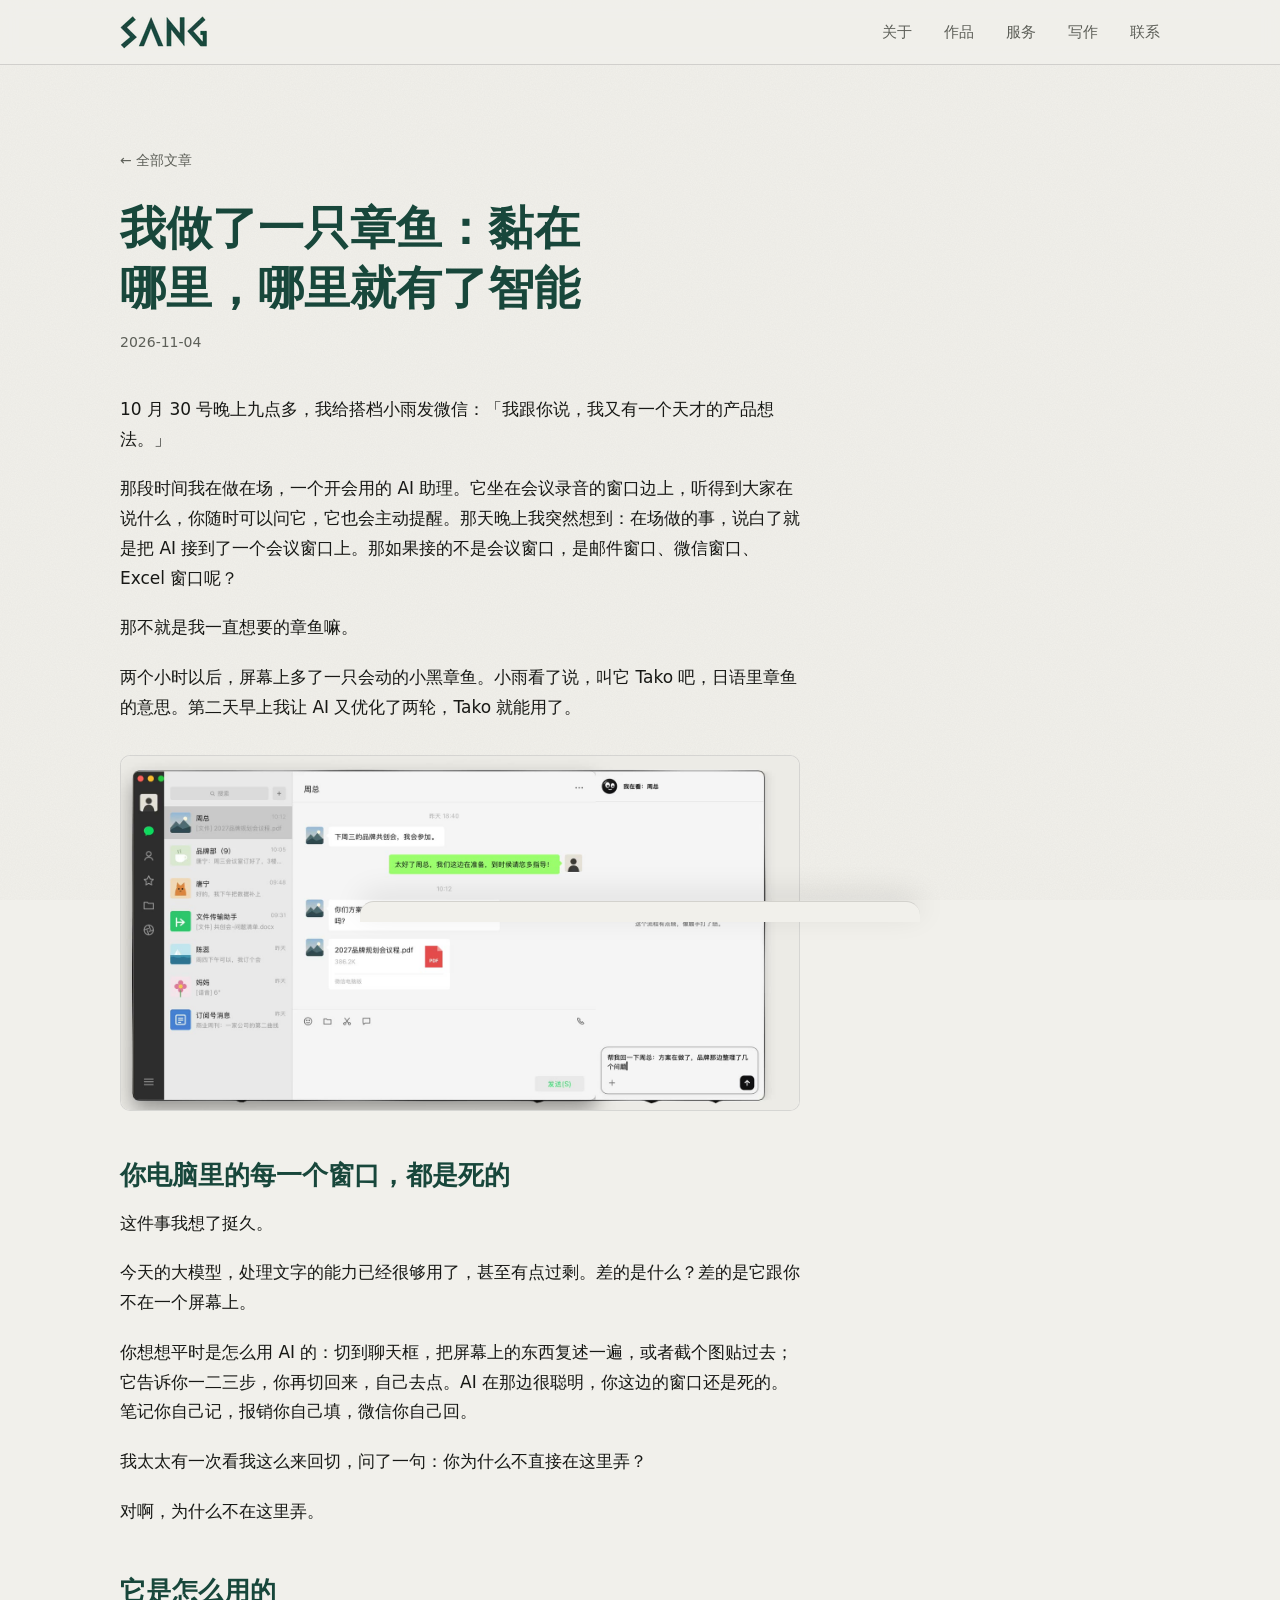
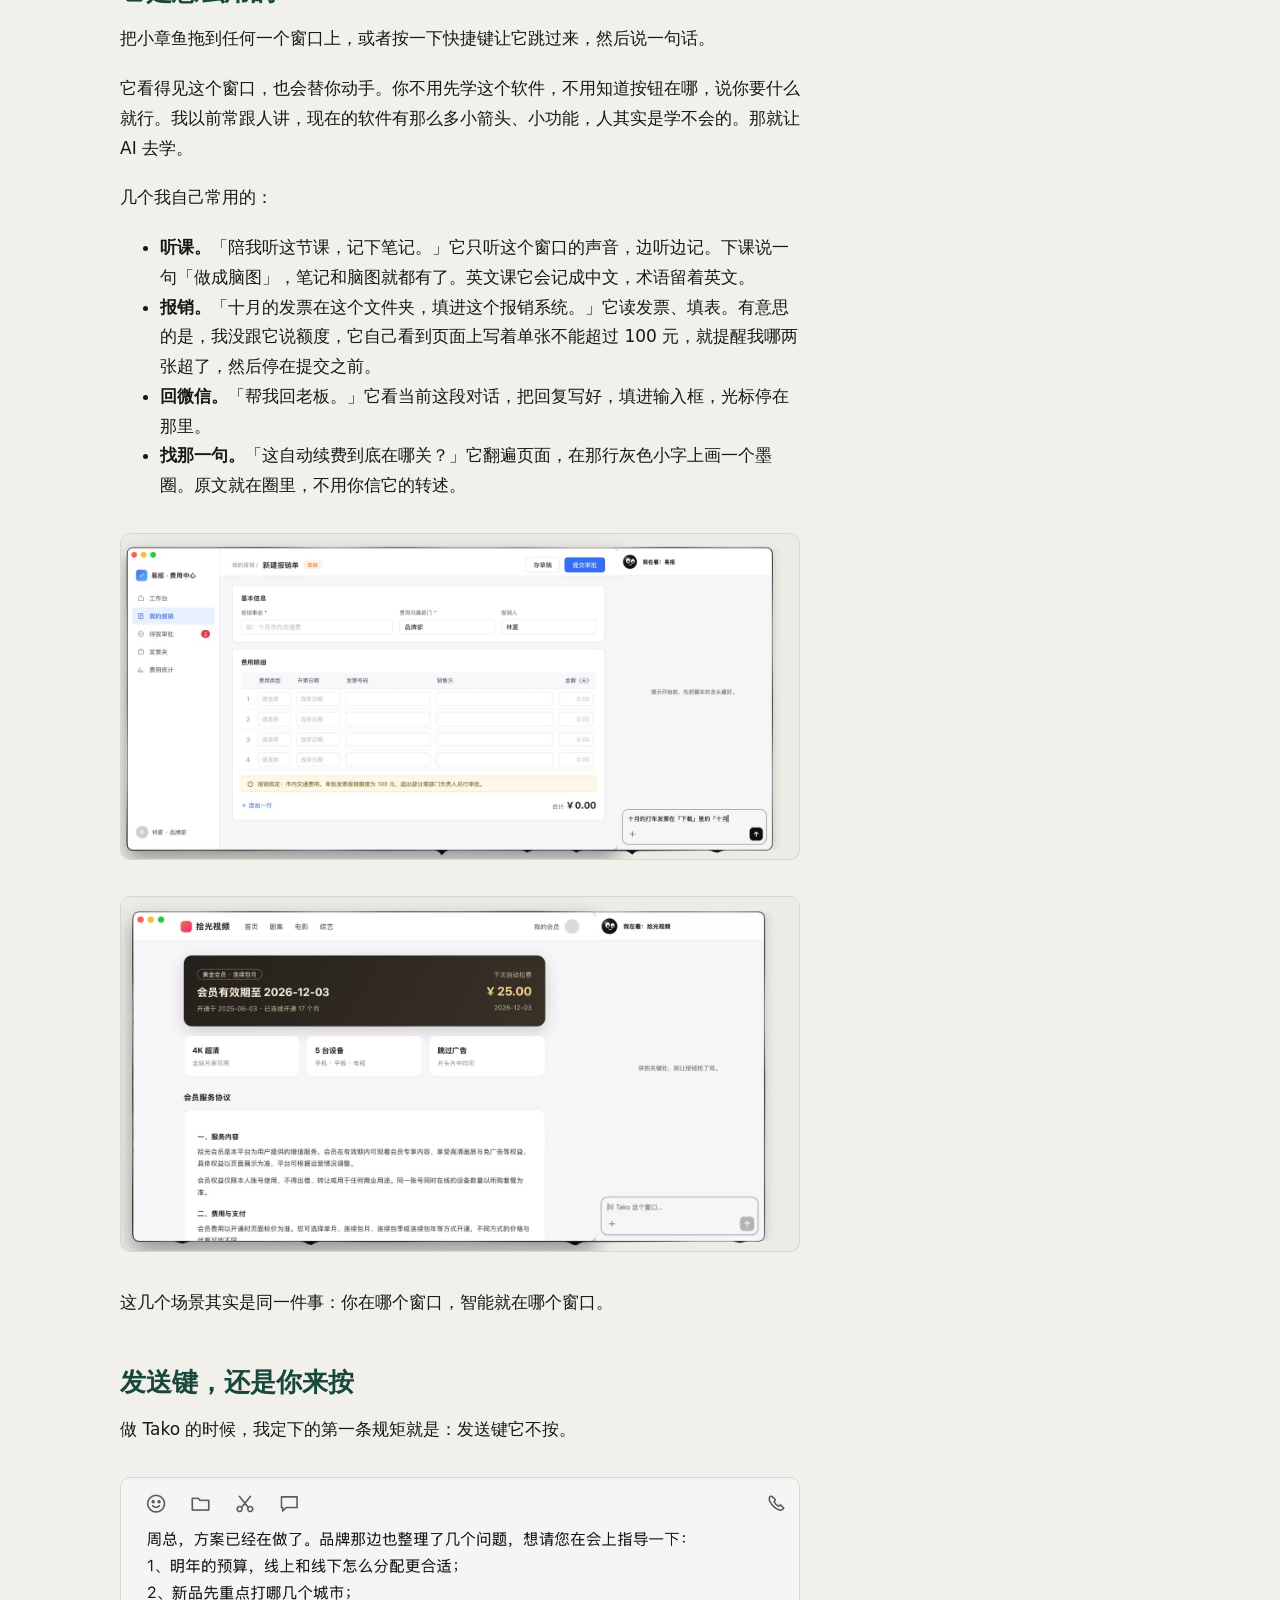
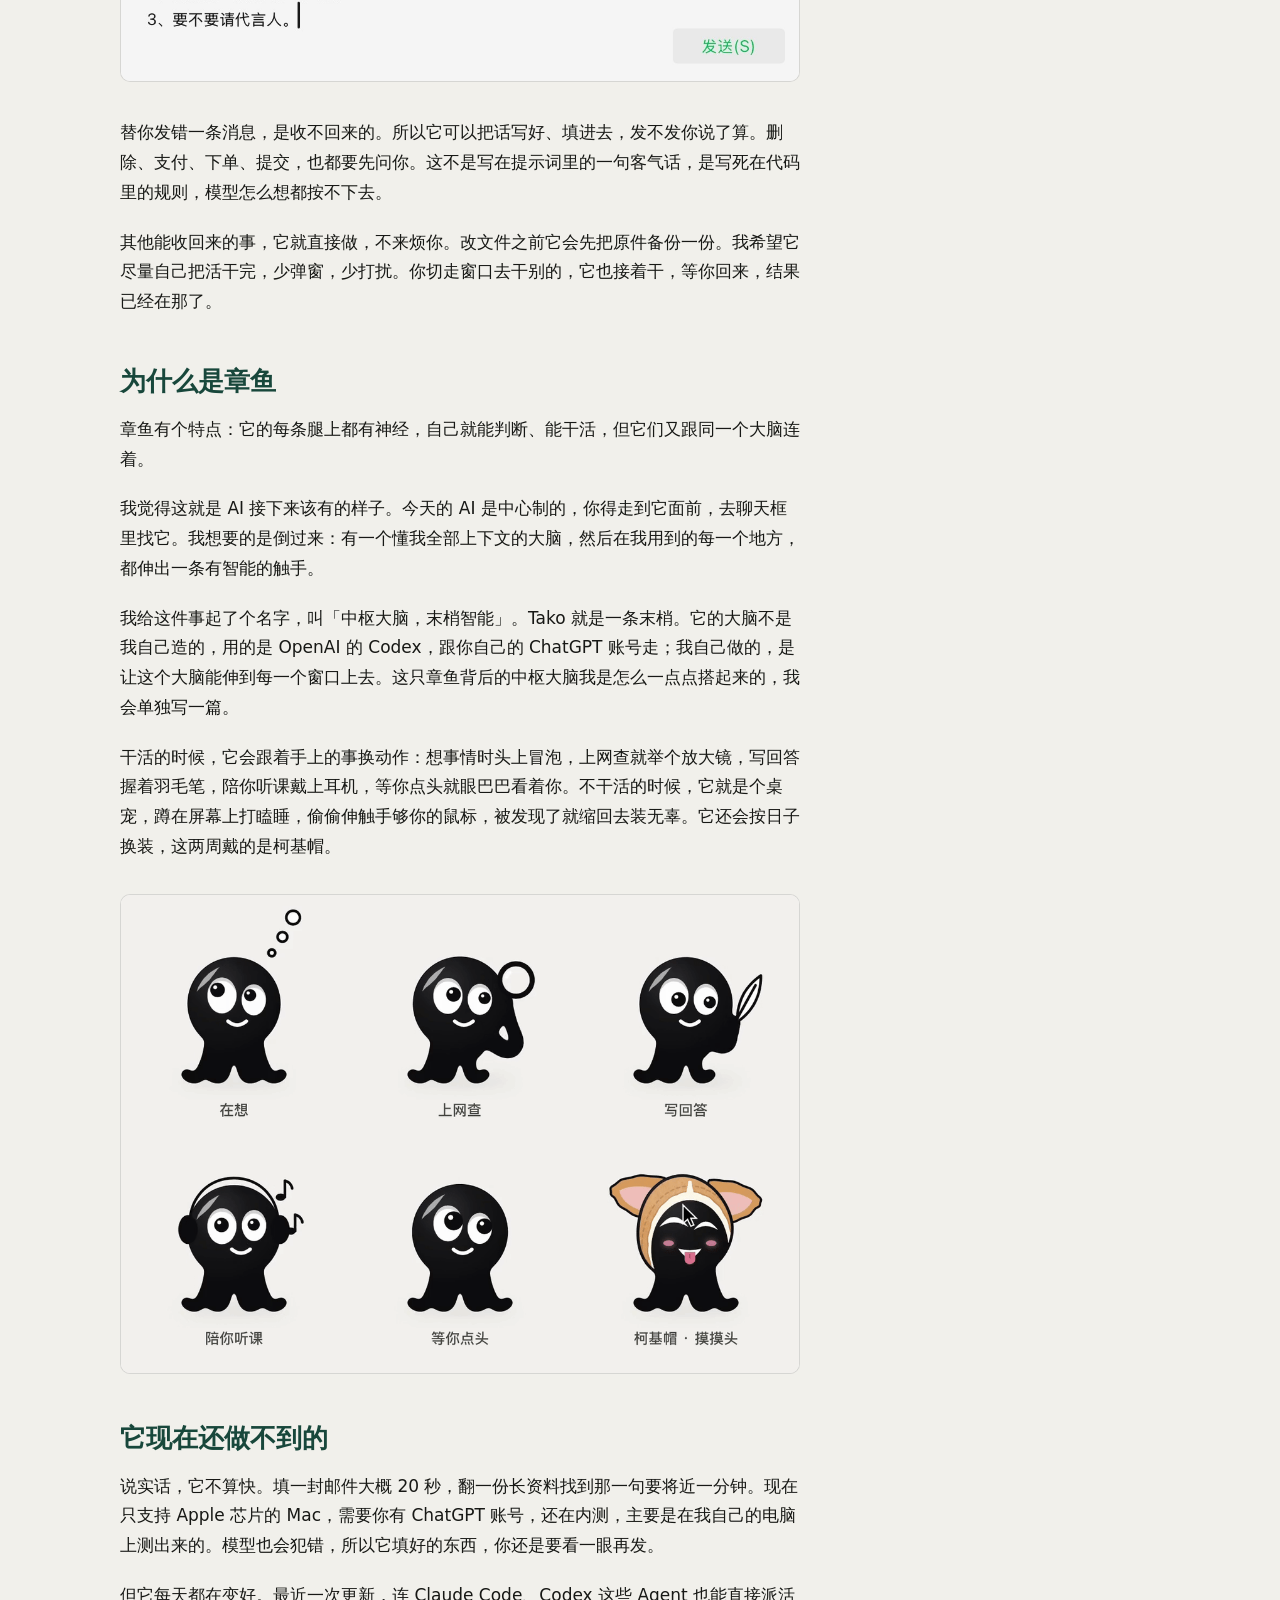
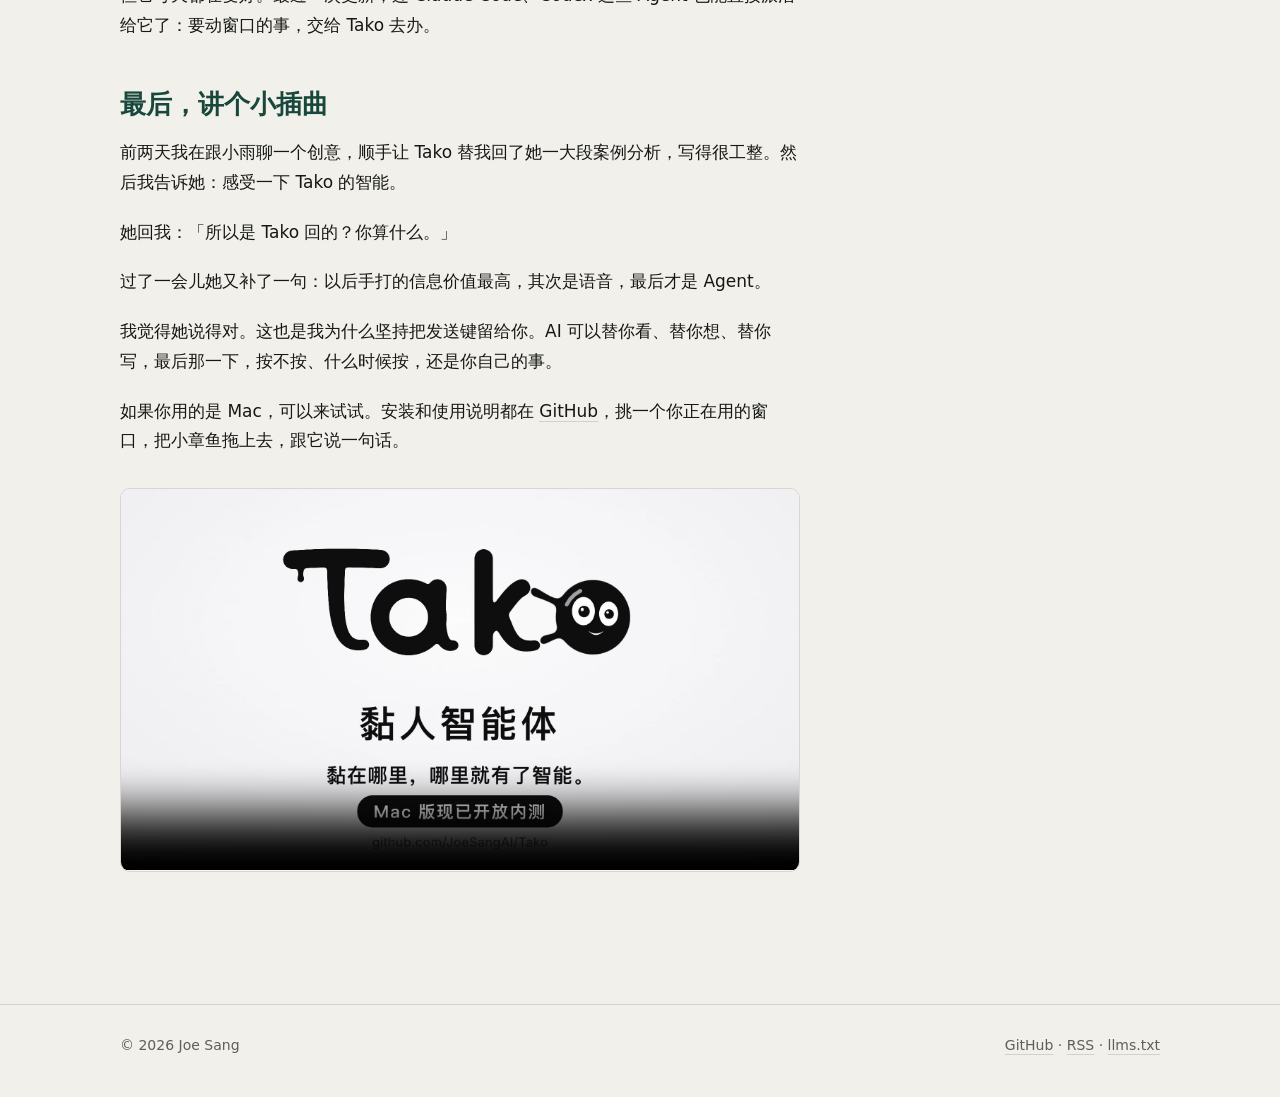
<file: writing/tako/index.html>
<!DOCTYPE html><html lang="zh-CN" data-astro-cid-hkbrpulz><head><meta charset="utf-8"><meta name="viewport" content="width=device-width, initial-scale=1"><title>我做了一只章鱼：黏在哪里，哪里就有了智能 · Joe Sang</title><meta name="description" content="Tako 是一只黏在 Mac 窗口上的小章鱼。它是怎么来的，能做什么，为什么发送键一定留给你。"><link rel="canonical" href="https://joesang.me/writing/tako/"><link rel="icon" type="image/svg+xml" href="/favicon.svg"><link rel="alternate" type="application/rss+xml" title="Joe Sang 的写作" href="/rss.xml"><meta property="og:type" content="website"><meta property="og:title" content="我做了一只章鱼：黏在哪里，哪里就有了智能 · Joe Sang"><meta property="og:description" content="Tako 是一只黏在 Mac 窗口上的小章鱼。它是怎么来的，能做什么，为什么发送键一定留给你。"><meta property="og:url" content="https://joesang.me/writing/tako/"><meta name="theme-color" content="#f1f0eb" media="(prefers-color-scheme: light)"><meta name="theme-color" content="#18473b" media="(prefers-color-scheme: dark)"><script type="application/ld+json">{"@context":"https://schema.org","@type":"Person","name":"Joe Sang","alternateName":["桑卓豪","阿桑"],"url":"https://joesang.me","description":"懂品牌，也亲手做 AI。10 年以上品牌营销实战，帮品牌把 AI 用进洞察、创意和提案。","jobTitle":"品牌营销 / 混沌 AI 教练 / AI 工具作者","address":{"@type":"PostalAddress","addressLocality":"上海","addressCountry":"CN"},"alumniOf":"华东师范大学","email":"joe.sang@hotmail.com","sameAs":["https://github.com/JoeSangAI"]}</script><link rel="stylesheet" href="/_astro/Base.CeSuZcgl.css"><link rel="stylesheet" href="/_astro/_slug_.DR60ss6L.css"></head><body data-astro-cid-hkbrpulz><header class="top" data-astro-cid-hkbrpulz><div class="wrap bar" data-astro-cid-hkbrpulz><a href="/" class="logo" aria-label="Joe Sang 首页" data-astro-cid-hkbrpulz><img src="/_astro/logo-green.yFWQ-FWr_88ktL.webp" srcset="/_astro/logo-green.yFWQ-FWr_88ktL.webp 1x, /_astro/logo-green.yFWQ-FWr_Z246QQq.webp 2x" alt="SANG" loading="eager" data-astro-cid-hkbrpulz="true" decoding="async" width="88" height="33" class="logo-light"><img src="/_astro/logo-white.BiKAWpli_ZH6VNb.webp" srcset="/_astro/logo-white.BiKAWpli_ZH6VNb.webp 1x, /_astro/logo-white.BiKAWpli_2ojcUH.webp 2x" alt="SANG" loading="eager" data-astro-cid-hkbrpulz="true" decoding="async" width="88" height="33" class="logo-dark"></a><nav aria-label="主导航" data-astro-cid-hkbrpulz><a href="/#about" data-astro-cid-hkbrpulz>关于</a><a href="/#works" data-astro-cid-hkbrpulz>作品</a><a href="/#services" data-astro-cid-hkbrpulz>服务</a><a href="/writing/" data-astro-cid-hkbrpulz>写作</a><a href="/#contact" data-astro-cid-hkbrpulz>联系</a></nav></div></header><main data-astro-cid-hkbrpulz><article class="wrap page" data-anno-page="tako" data-astro-cid-7mn2gw7j><a href="/writing/" class="muted back" data-astro-cid-7mn2gw7j>← 全部文章</a><h1 data-astro-cid-7mn2gw7j>我做了一只章鱼：黏在哪里，哪里就有了智能</h1><time class="muted" datetime="2026-11-04T00:00:00.000Z" data-astro-cid-7mn2gw7j>2026-11-04</time><p class="anno-hint" data-astro-cid-7mn2gw7j>这篇文章可以划线留言。挑刺、反对都欢迎，作者扛得住；被采纳的会在文末署名致谢。</p><div class="prose" data-astro-cid-7mn2gw7j><p>10 月 30 号晚上九点多，我给搭档小雨发微信：「我跟你说，我又有一个天才的产品想法。」</p>
<p>那段时间我在做在场，一个开会用的 AI 助理。它坐在会议录音的窗口边上，听得到大家在说什么，你随时可以问它，它也会主动提醒。那天晚上我突然想到：在场做的事，说白了就是把 AI 接到了一个会议窗口上。那如果接的不是会议窗口，是邮件窗口、微信窗口、Excel 窗口呢？</p>
<p>那不就是我一直想要的章鱼嘛。</p>
<p>两个小时以后，屏幕上多了一只会动的小黑章鱼。小雨看了说，叫它 Tako 吧，日语里章鱼的意思。第二天早上我让 AI 又优化了两轮，Tako 就能用了。</p>
<figure>
  <video src="/writing/tako/chat.mp4" poster="/writing/tako/chat-poster.jpg" width="1600" height="836" autoplay muted loop playsinline aria-label="实拍：Tako 黏在一个聊天窗口右边。说一句「帮我回一下周总」，小章鱼爬到输入框上，把分好条的回复写进去，发送键没有碰。"></video>
</figure>
<h2 id="你电脑里的每一个窗口都是死的">你电脑里的每一个窗口，都是死的</h2>
<p>这件事我想了挺久。</p>
<p>今天的大模型，处理文字的能力已经很够用了，甚至有点过剩。差的是什么？差的是它跟你不在一个屏幕上。</p>
<p>你想想平时是怎么用 AI 的：切到聊天框，把屏幕上的东西复述一遍，或者截个图贴过去；它告诉你一二三步，你再切回来，自己去点。AI 在那边很聪明，你这边的窗口还是死的。笔记你自己记，报销你自己填，微信你自己回。</p>
<p>我太太有一次看我这么来回切，问了一句：你为什么不直接在这里弄？</p>
<p>对啊，为什么不在这里弄。</p>
<h2 id="它是怎么用的">它是怎么用的</h2>
<p>把小章鱼拖到任何一个窗口上，或者按一下快捷键让它跳过来，然后说一句话。</p>
<p>它看得见这个窗口，也会替你动手。你不用先学这个软件，不用知道按钮在哪，说你要什么就行。我以前常跟人讲，现在的软件有那么多小箭头、小功能，人其实是学不会的。那就让 AI 去学。</p>
<p>几个我自己常用的：</p>
<ul>
<li><strong>听课。</strong>「陪我听这节课，记下笔记。」它只听这个窗口的声音，边听边记。下课说一句「做成脑图」，笔记和脑图就都有了。英文课它会记成中文，术语留着英文。</li>
<li><strong>报销。</strong>「十月的发票在这个文件夹，填进这个报销系统。」它读发票、填表。有意思的是，我没跟它说额度，它自己看到页面上写着单张不能超过 100 元，就提醒我哪两张超了，然后停在提交之前。</li>
<li><strong>回微信。</strong>「帮我回老板。」它看当前这段对话，把回复写好，填进输入框，光标停在那里。</li>
<li><strong>找那一句。</strong>「这自动续费到底在哪关？」它翻遍页面，在那行灰色小字上画一个墨圈。原文就在圈里，不用你信它的转述。</li>
</ul>
<figure>
  <video src="/writing/tako/expense.mp4" poster="/writing/tako/expense-poster.jpg" width="1600" height="766" autoplay muted loop playsinline preload="metadata" aria-label="实拍：说发票在哪个文件夹，小章鱼爬进报销单，一格一格填好四张发票，面板上提醒有两张超过单张 100 元的额度，没有提交。"></video>
</figure>
<figure>
  <video src="/writing/tako/member.mp4" poster="/writing/tako/member-poster.jpg" width="1600" height="836" autoplay muted loop playsinline preload="metadata" aria-label="实拍：问自动续费在哪关，小章鱼翻到协议最底下，在一行浅灰色小字上画了个墨圈。"></video>
</figure>
<p>这几个场景其实是同一件事：你在哪个窗口，智能就在哪个窗口。</p>
<h2 id="发送键还是你来按">发送键，还是你来按</h2>
<p>做 Tako 的时候，我定下的第一条规矩就是：发送键它不按。</p>
<figure>
  <img src="/writing/tako/send.jpg" width="1160" height="348" loading="lazy" alt="实拍截图：聊天输入框里是 Tako 写好的回复，分成三条问题，光标停在末尾，发送按钮没有被按下。">
</figure>
<p>替你发错一条消息，是收不回来的。所以它可以把话写好、填进去，发不发你说了算。删除、支付、下单、提交，也都要先问你。这不是写在提示词里的一句客气话，是写死在代码里的规则，模型怎么想都按不下去。</p>
<p>其他能收回来的事，它就直接做，不来烦你。改文件之前它会先把原件备份一份。我希望它尽量自己把活干完，少弹窗，少打扰。你切走窗口去干别的，它也接着干，等你回来，结果已经在那了。</p>
<h2 id="为什么是章鱼">为什么是章鱼</h2>
<p>章鱼有个特点：它的每条腿上都有神经，自己就能判断、能干活，但它们又跟同一个大脑连着。</p>
<p>我觉得这就是 AI 接下来该有的样子。今天的 AI 是中心制的，你得走到它面前，去聊天框里找它。我想要的是倒过来：有一个懂我全部上下文的大脑，然后在我用到的每一个地方，都伸出一条有智能的触手。</p>
<p>我给这件事起了个名字，叫「中枢大脑，末梢智能」。Tako 就是一条末梢。它的大脑不是我自己造的，用的是 OpenAI 的 Codex，跟你自己的 ChatGPT 账号走；我自己做的，是让这个大脑能伸到每一个窗口上去。这只章鱼背后的中枢大脑我是怎么一点点搭起来的，我会单独写一篇。</p>
<p>干活的时候，它会跟着手上的事换动作：想事情时头上冒泡，上网查就举个放大镜，写回答握着羽毛笔，陪你听课戴上耳机，等你点头就眼巴巴看着你。不干活的时候，它就是个桌宠，蹲在屏幕上打瞌睡，偷偷伸触手够你的鼠标，被发现了就缩回去装无辜。它还会按日子换装，这两周戴的是柯基帽。</p>
<figure>
  <img src="/writing/tako/acts.gif" width="1080" height="762" loading="lazy" alt="Tako 的六个动作：在想时头上冒泡，上网查举着放大镜，写回答握着羽毛笔，陪你听课戴着耳机，等你点头眼巴巴看着，戴柯基帽被摸头时眯眼吐舌。">
</figure>
<h2 id="它现在还做不到的">它现在还做不到的</h2>
<p>说实话，它不算快。填一封邮件大概 20 秒，翻一份长资料找到那一句要将近一分钟。现在只支持 Apple 芯片的 Mac，需要你有 ChatGPT 账号，还在内测，主要是在我自己的电脑上测出来的。模型也会犯错，所以它填好的东西，你还是要看一眼再发。</p>
<p>但它每天都在变好。最近一次更新，连 Claude Code、Codex 这些 Agent 也能直接派活给它了：要动窗口的事，交给 Tako 去办。</p>
<h2 id="最后讲个小插曲">最后，讲个小插曲</h2>
<p>前两天我在跟小雨聊一个创意，顺手让 Tako 替我回了她一大段案例分析，写得很工整。然后我告诉她：感受一下 Tako 的智能。</p>
<p>她回我：「所以是 Tako 回的？你算什么。」</p>
<p>过了一会儿她又补了一句：以后手打的信息价值最高，其次是语音，最后才是 Agent。</p>
<p>我觉得她说得对。这也是我为什么坚持把发送键留给你。AI 可以替你看、替你想、替你写，最后那一下，按不按、什么时候按，还是你自己的事。</p>
<p>如果你用的是 Mac，可以来试试。安装和使用说明都在 <a href="https://github.com/JoeSangAI/Tako">GitHub</a>，挑一个你正在用的窗口，把小章鱼拖上去，跟它说一句话。</p>
<figure>
  <video src="/writing/tako/promo.mp4" poster="/writing/tako/promo-poster.jpg" width="1920" height="1080" controls playsinline preload="none" aria-label="Tako 宣传片，55 秒，有声音。"></video>
</figure>
</div><aside class="anno-end anno-ui" aria-live="polite"><p class="anno-thanks" hidden></p><p class="anno-invite">看完了？划一句再走。被采纳的意见，名字会写在这里。</p></aside><script type="module" src="/_astro/Annotations.astro_astro_type_script_index_0_lang.DVtRlQSG.js"></script></article></main><footer class="foot" data-astro-cid-hkbrpulz><div class="wrap foot-row" data-astro-cid-hkbrpulz><span data-astro-cid-hkbrpulz>© 2026 Joe Sang</span><span data-astro-cid-hkbrpulz><a href="https://github.com/JoeSangAI" data-astro-cid-hkbrpulz>GitHub</a> · <a href="/rss.xml" data-astro-cid-hkbrpulz>RSS</a> · <a href="/llms.txt" data-astro-cid-hkbrpulz>llms.txt</a></span></div></footer></body></html>
</file>
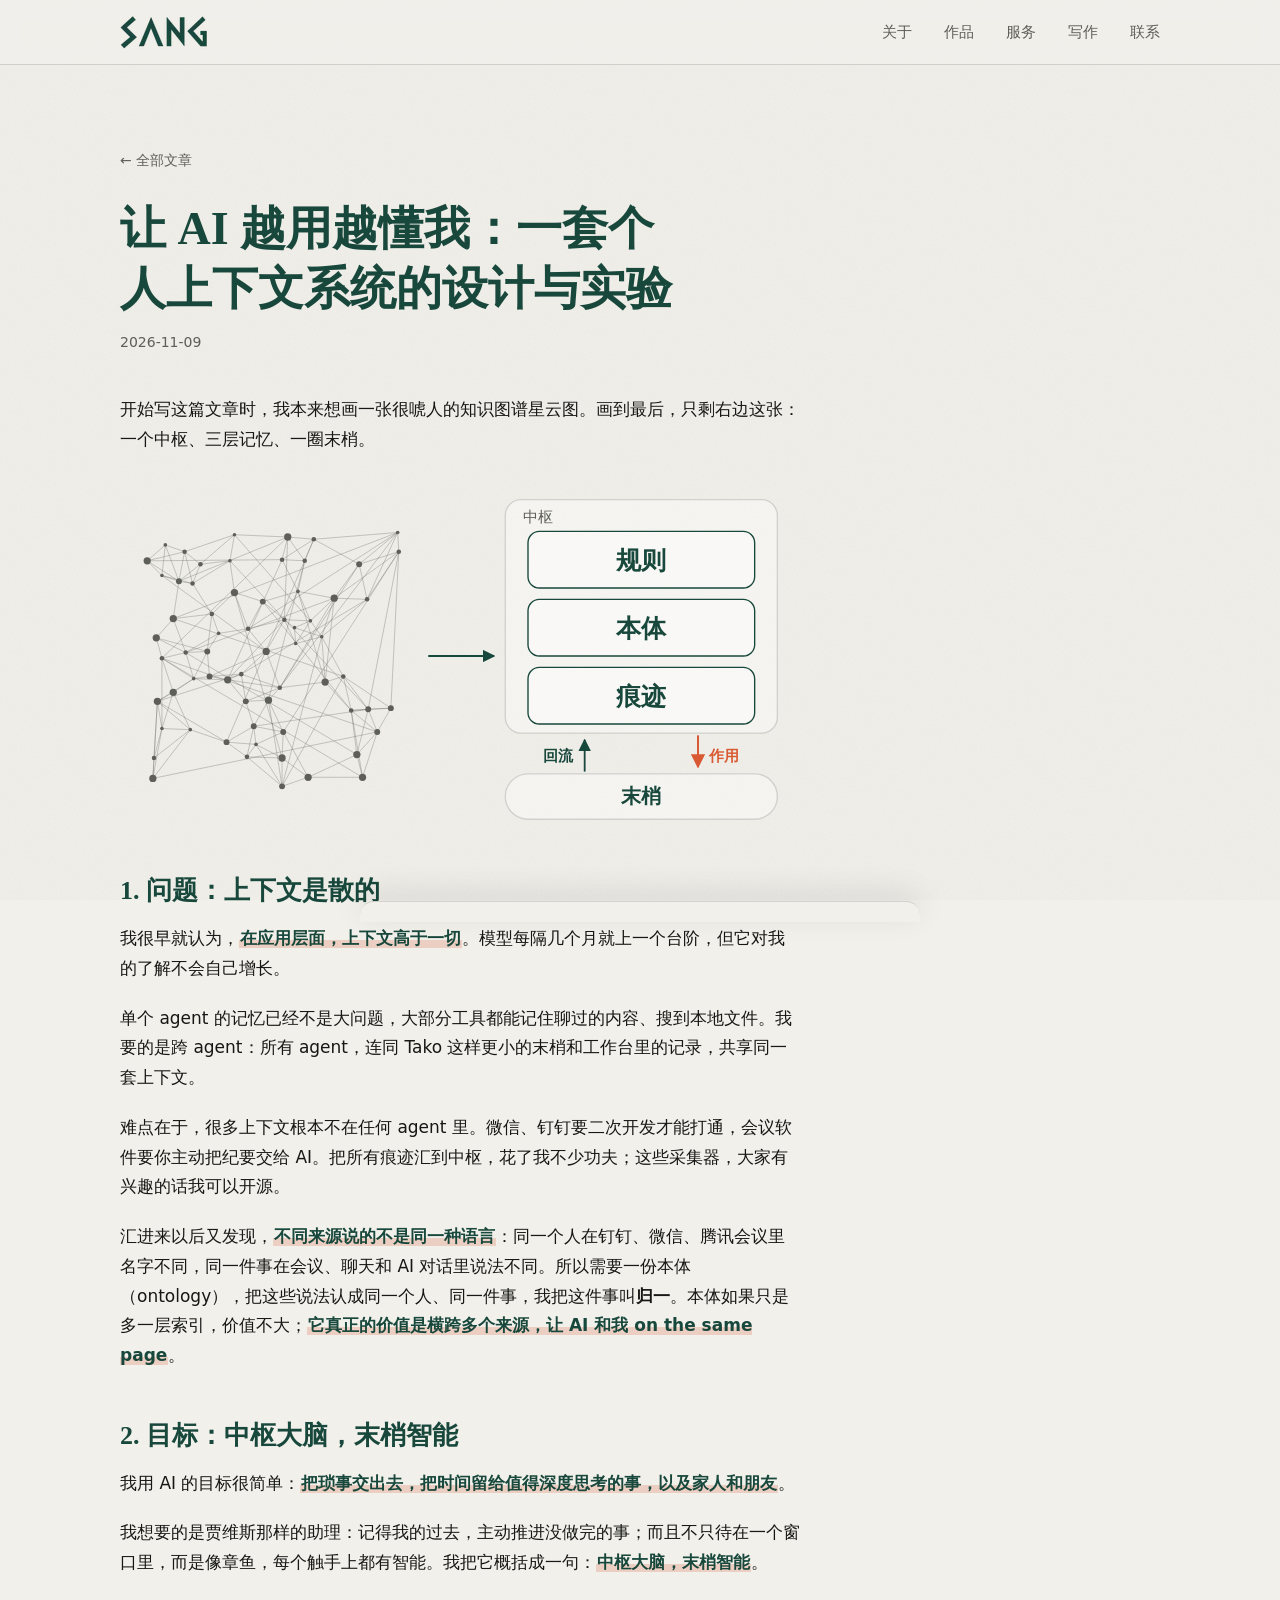
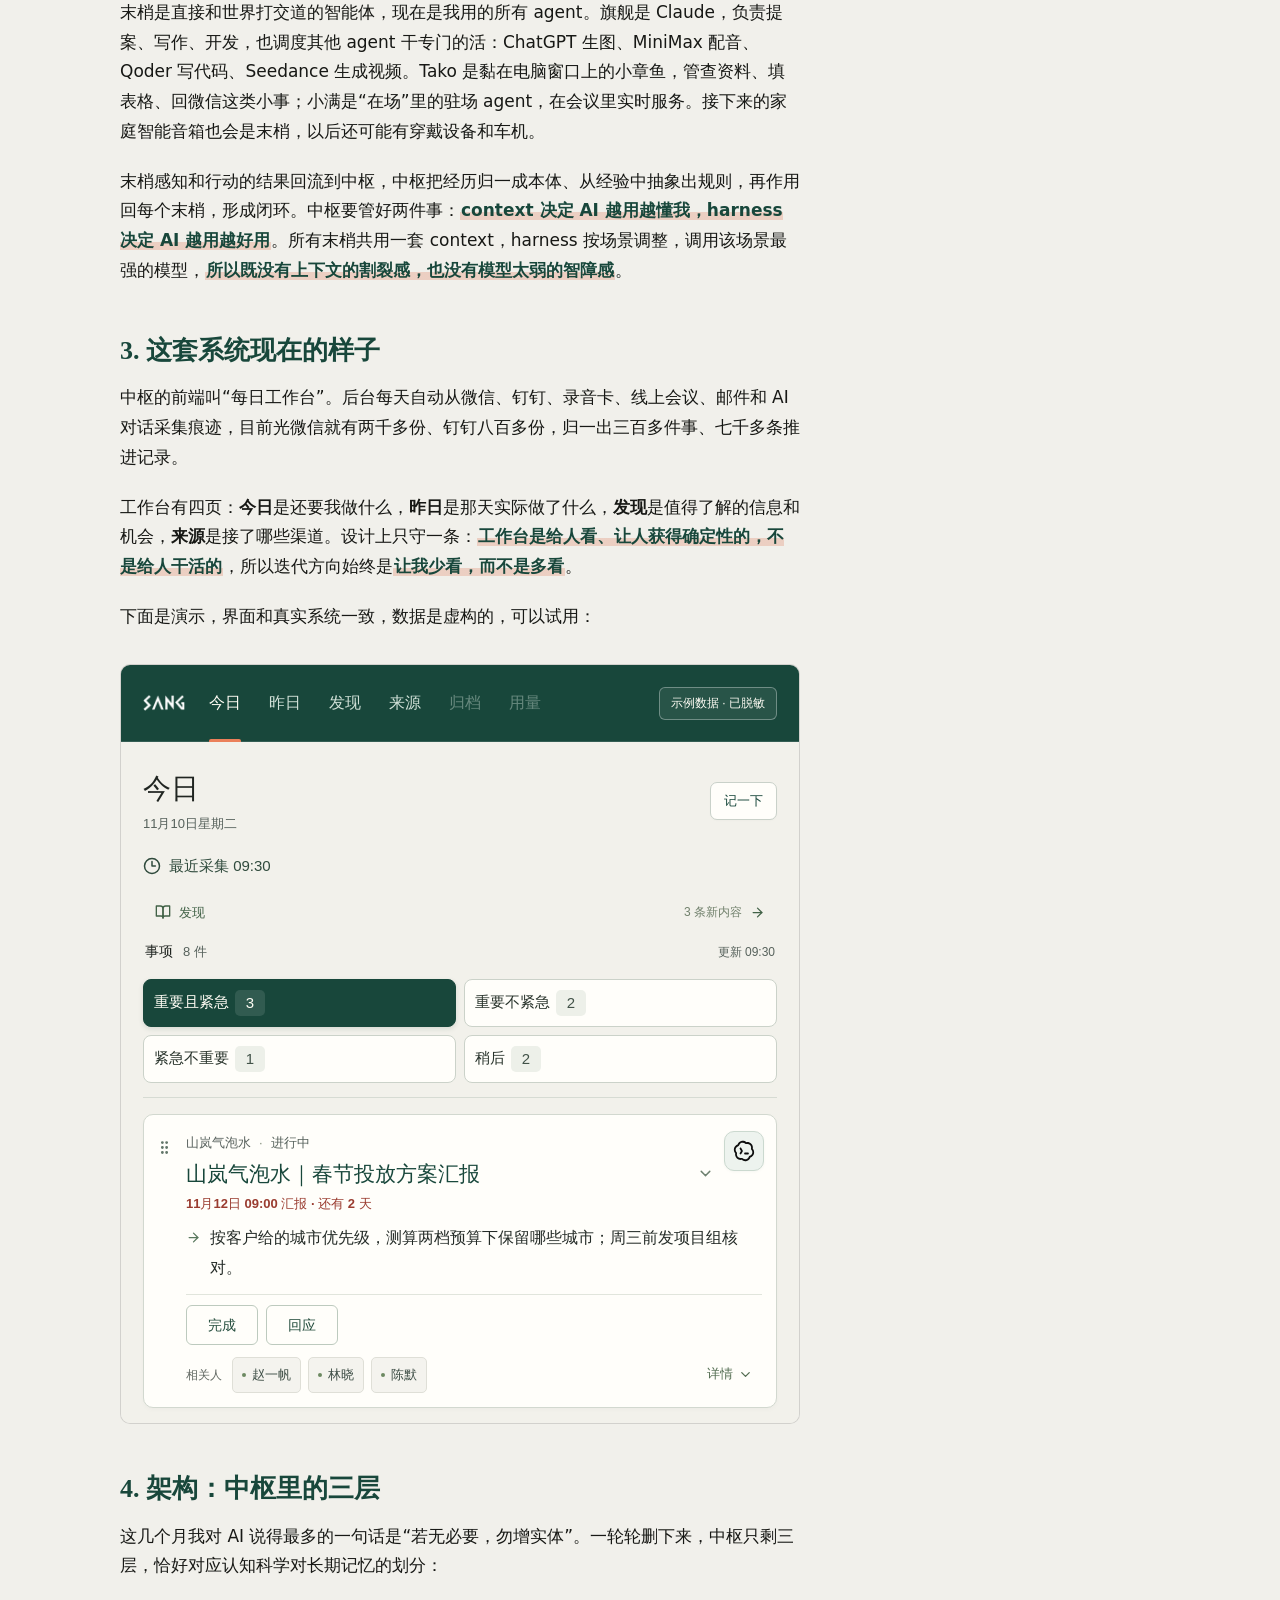
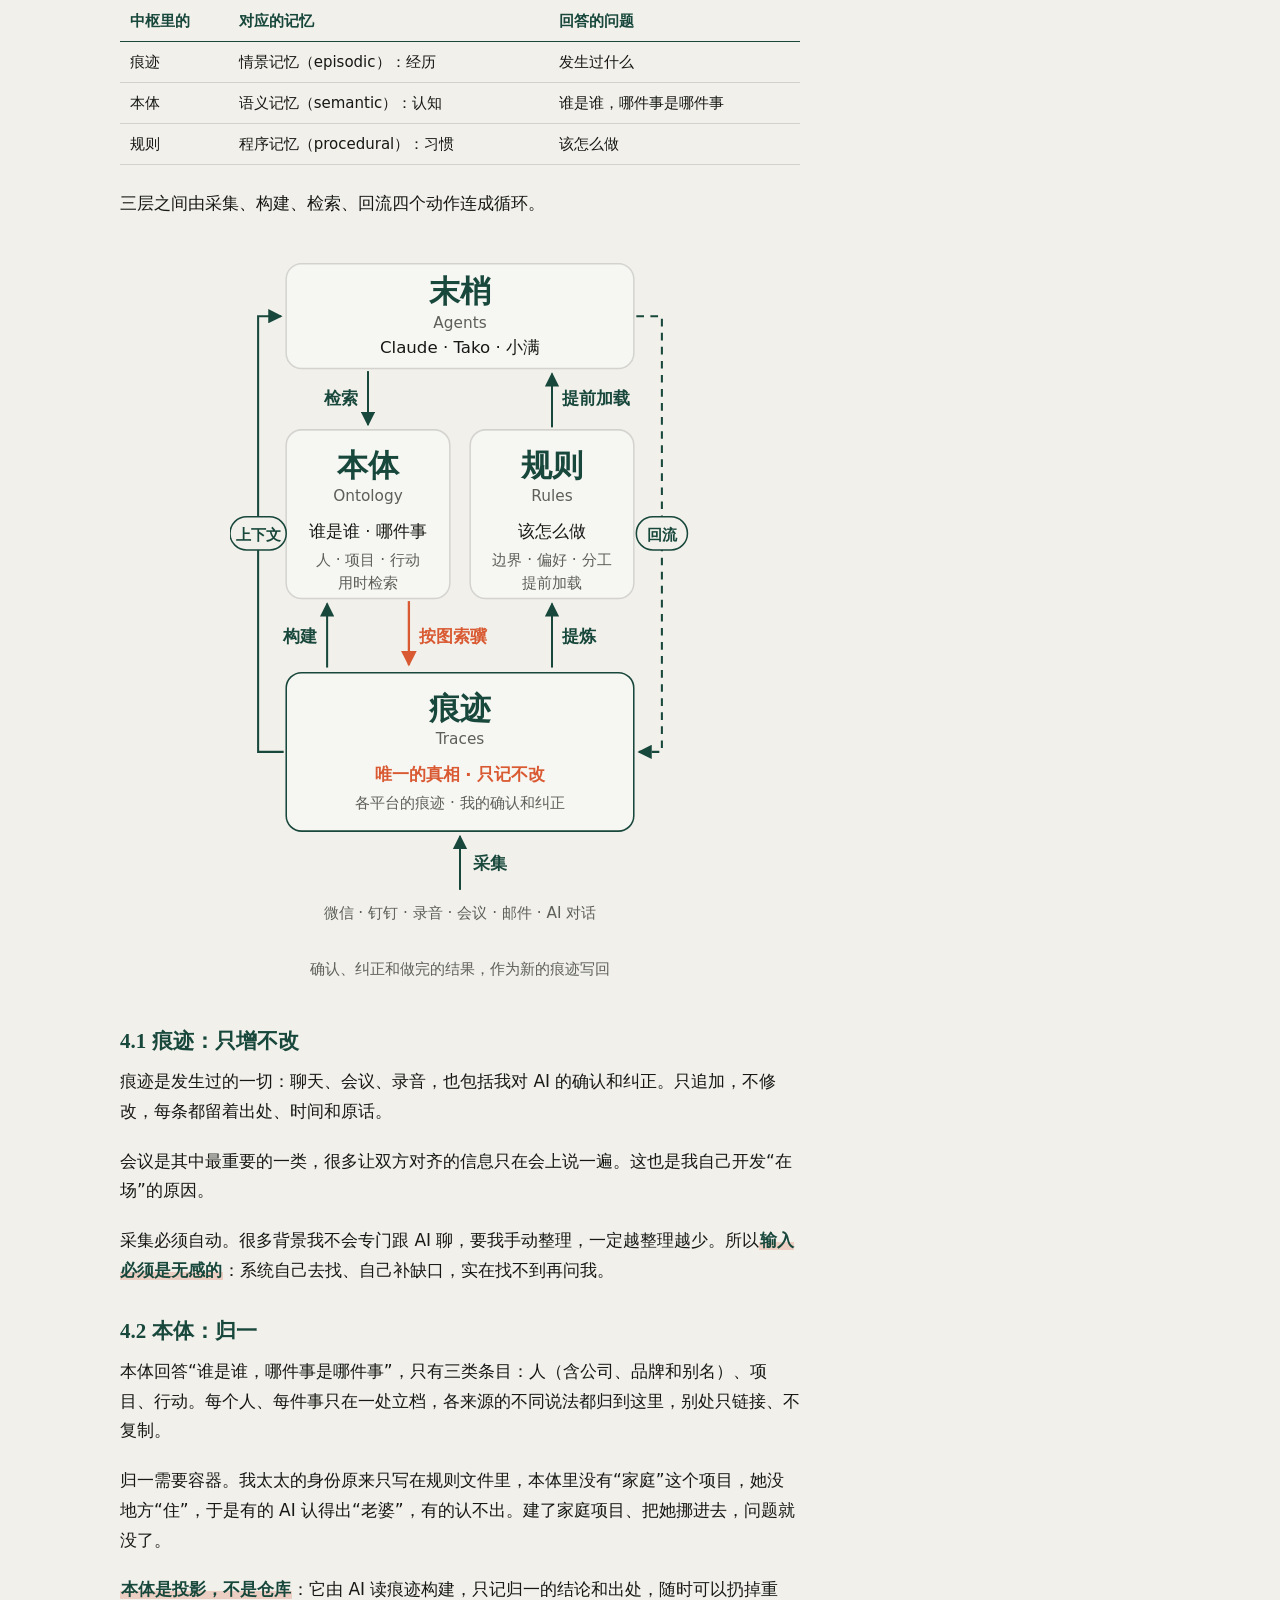
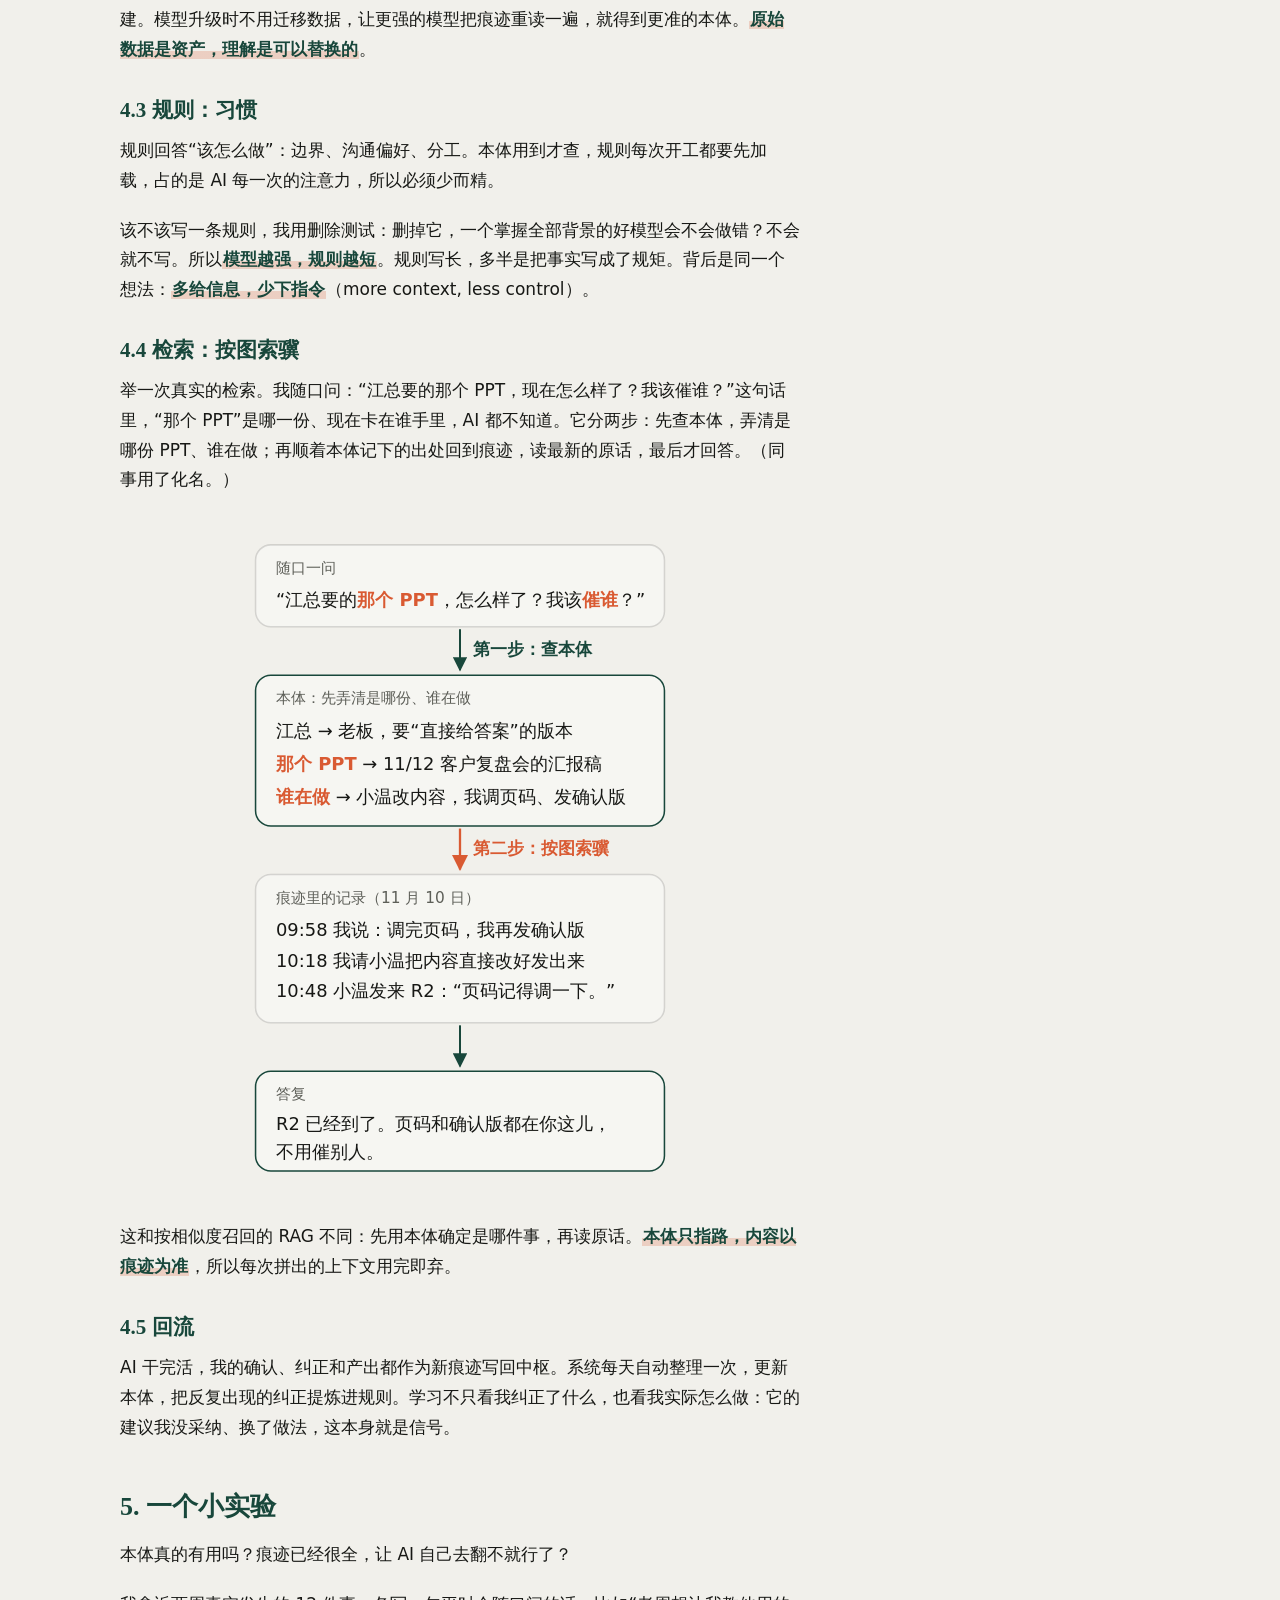
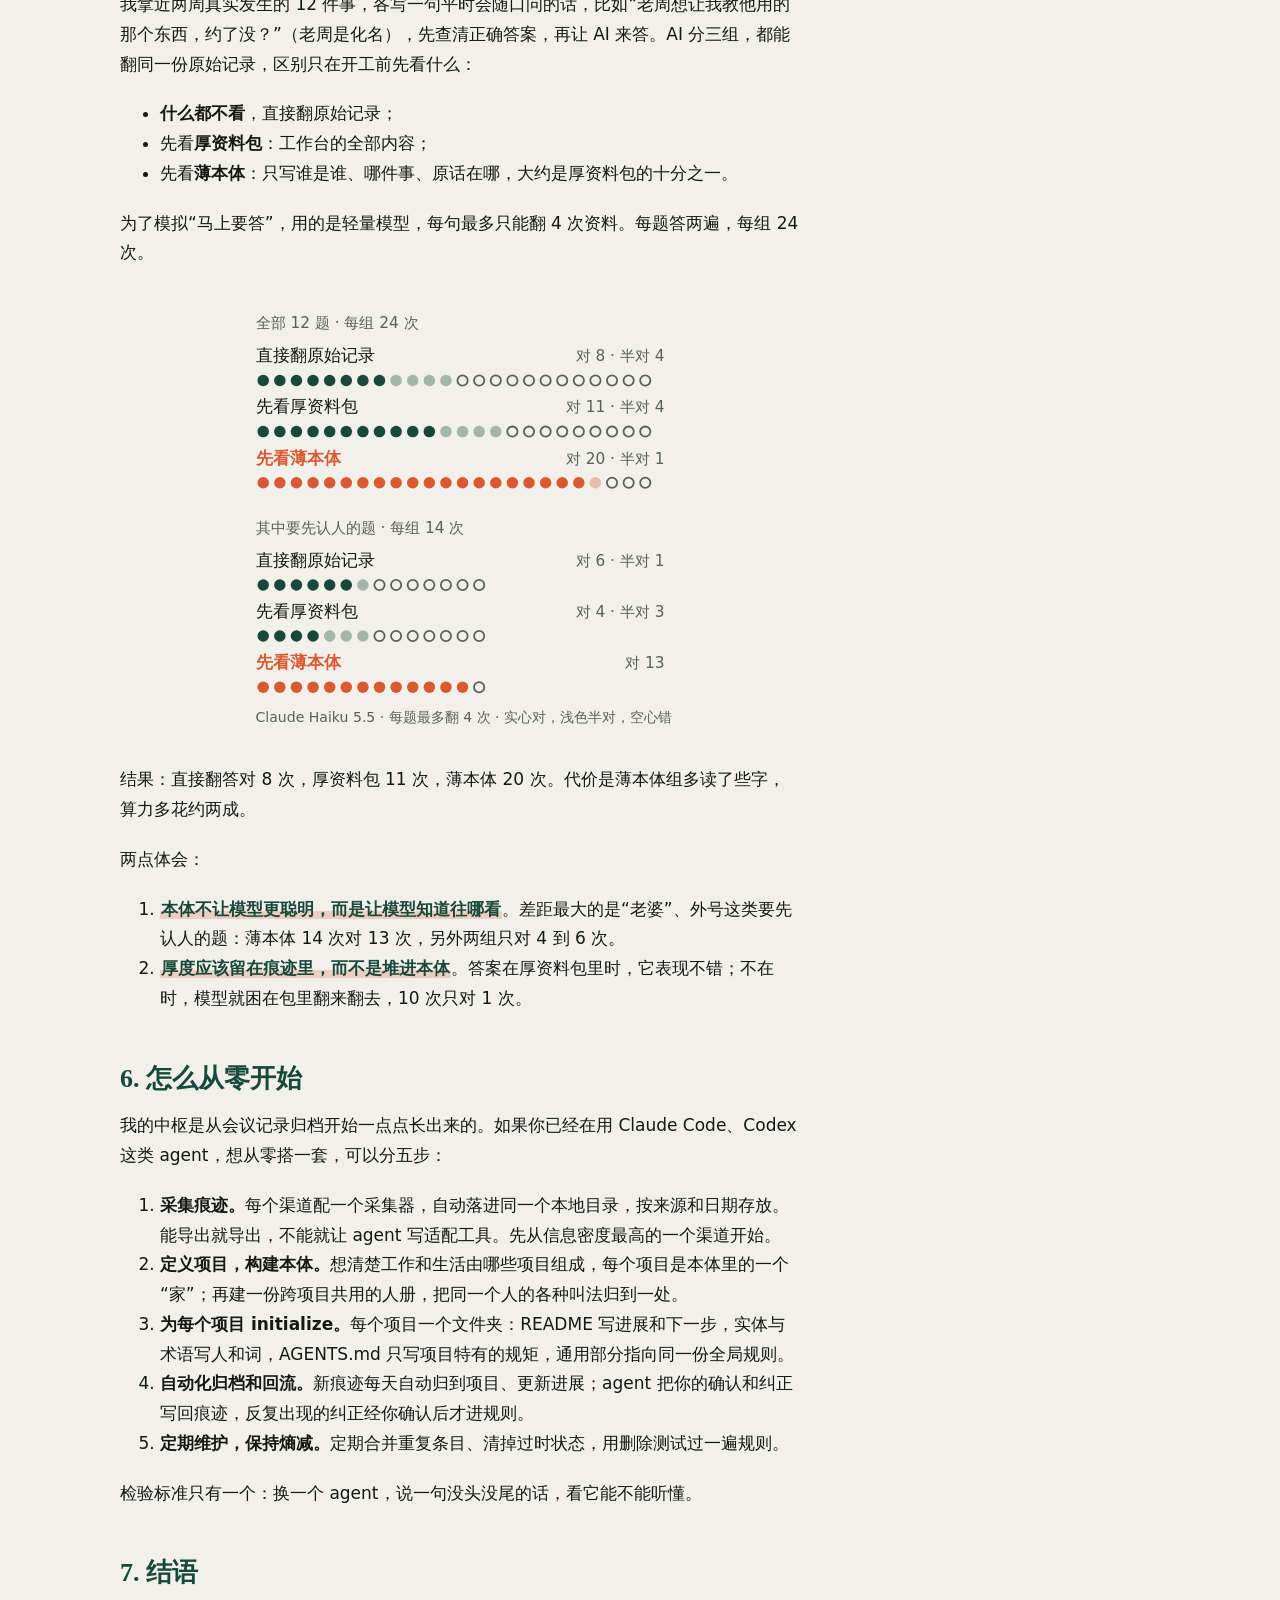
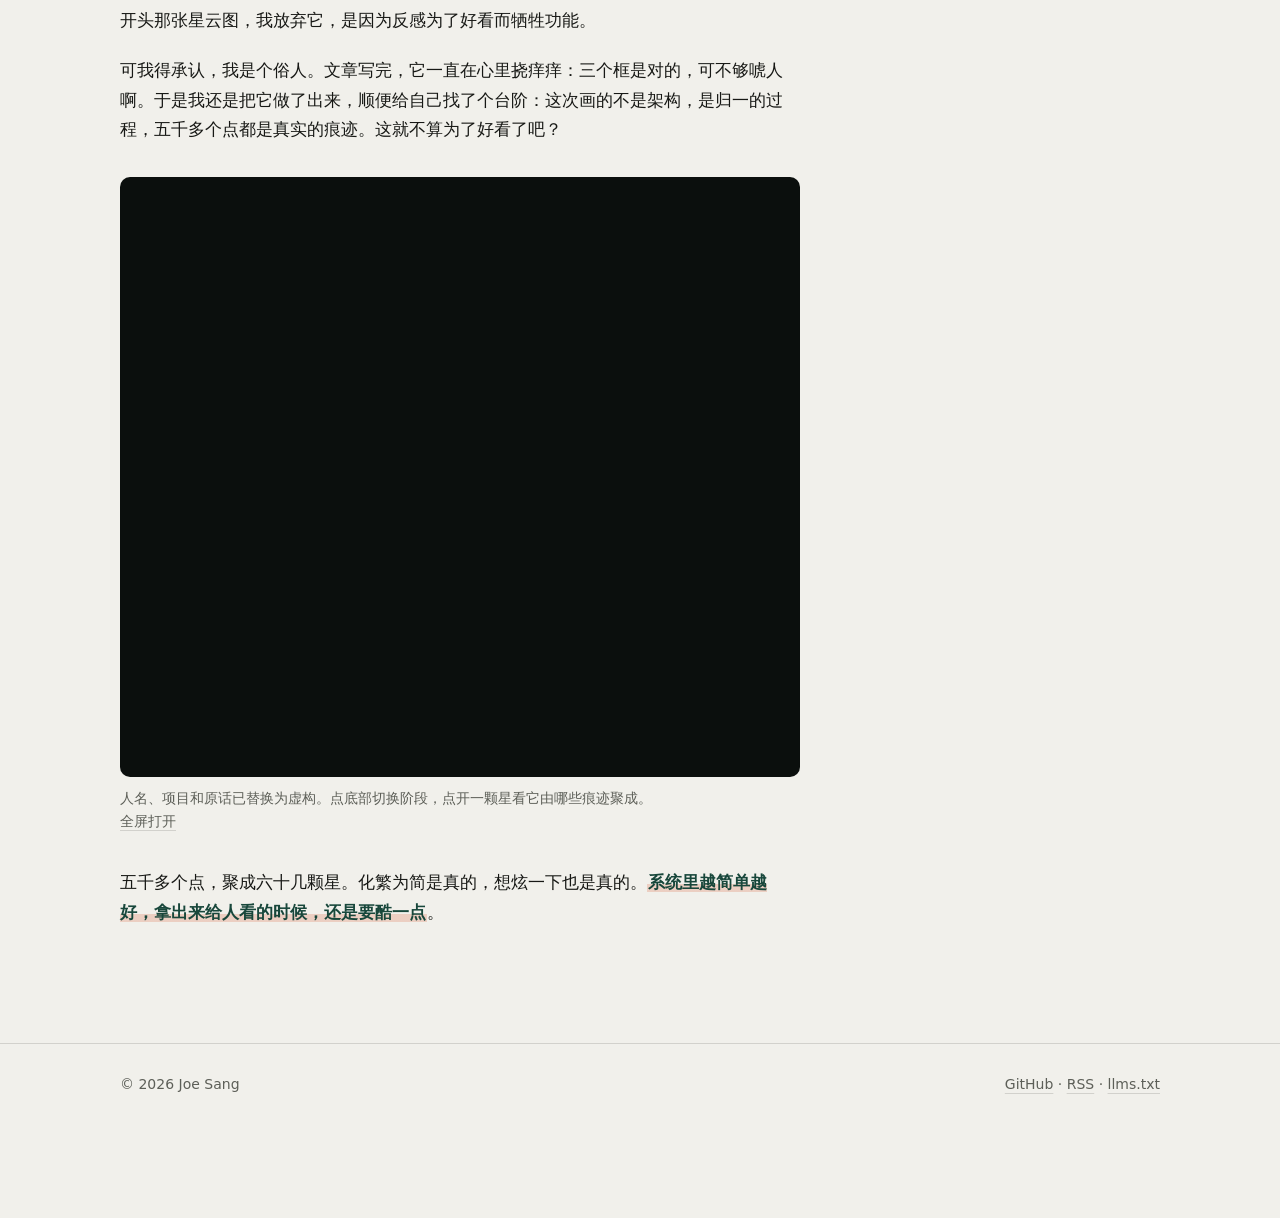
<file: writing/two-boxes/index.html>
<!doctype html><title>Redirecting to: /writing/personal-context/</title><meta http-equiv="refresh" content="0;url=/writing/personal-context/"><meta name="robots" content="noindex"><link rel="canonical" href="https://joesang.me/writing/personal-context/"><body>	<a href="/writing/personal-context/">Redirecting from <code>/writing/two-boxes/</code> to <code>/writing/personal-context/</code></a></body>
</file>
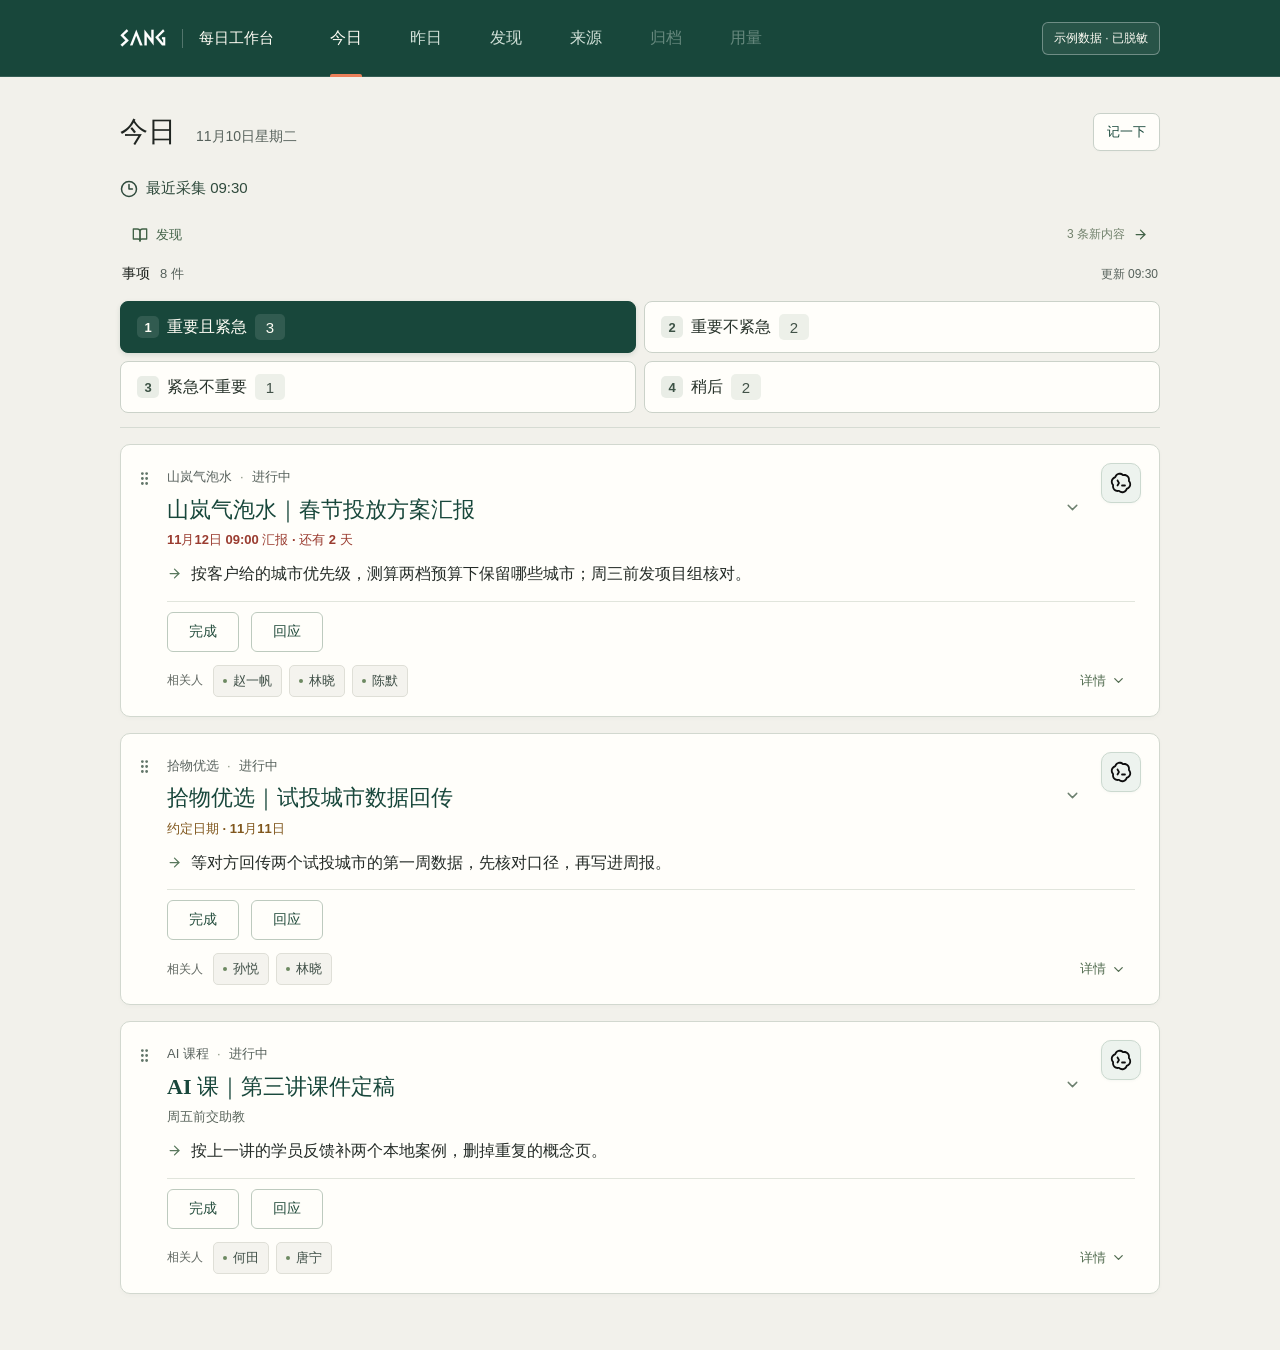
<file: writing/personal-context/demo.html>
<!doctype html>
<html lang="zh-CN">
<head>
<meta charset="utf-8">
<meta name="viewport" content="width=device-width, initial-scale=1">
<title>每日工作台示例</title>
<style>
:root { color: #171815; font-synthesis: none; background: #f1f0eb; font-family: -apple-system, BlinkMacSystemFont, "PingFang SC", "Microsoft YaHei", sans-serif; }
* { box-sizing: border-box; }
body { background: #f2f1eb; margin: 0; position: relative; }
button, input, textarea, select { font: inherit; }
button { color: inherit; }
button:focus-visible, a:focus-visible, input:focus-visible, textarea:focus-visible, select:focus-visible, summary:focus-visible { outline: 2px solid #38634b; outline-offset: 2px; }
[hidden] { display: none !important; }
.sr-only { clip: rect(0 0 0 0); white-space: nowrap; border: 0; width: 1px; height: 1px; margin: -1px; padding: 0; position: absolute; overflow: hidden; }
details { margin-top: 12px; }
summary { cursor: pointer; color: #38634b; font-size: 14px; }
svg.i { fill: none; stroke: currentColor; stroke-width: 2; stroke-linecap: round; stroke-linejoin: round; flex: 0 0 auto; }
.markdown-link { color: #38634b; cursor: pointer; background: none; border: 0; border-bottom: 1px solid #9bb6a1; padding: 0; overflow-wrap: anywhere; text-decoration: none; display: inline; font-size: inherit; }
.markdown-link svg { vertical-align: middle; margin-left: 3px; }
.markdown { overflow-wrap: anywhere; line-height: 1.82; }
.markdown p { margin: .6em 0; }

/* 顶栏 */
.demo-topbar { background: #18473b; border-bottom: 1px solid rgba(255,255,255,.125); }
.desk-header { max-width: 1136px; margin: 0 auto; padding: 0 48px; display: flex; align-items: center; gap: 48px; height: 76px; }
.desk-brand { color: #fffdf5; white-space: nowrap; align-items: center; gap: 16px; font-size: 15px; font-weight: 600; text-decoration: none; display: flex; }
.desk-brand img { object-fit: contain; width: 46px; height: 46px; display: block; }
.desk-brand span { border-left: 1px solid rgba(255,255,255,.25); padding-left: 16px; }
.desk-nav { align-self: stretch; gap: 32px; display: flex; min-width: 0; }
.desk-nav button, .desk-nav .nav-off { color: #d1e1d8; cursor: pointer; background: none; border: 0; min-width: 48px; padding: 0 8px; font-size: 16px; position: relative; white-space: nowrap; display: flex; align-items: center; justify-content: center; }
.desk-nav button:hover, .desk-nav button.selected { color: #fffdf5; }
.desk-nav button.selected { font-weight: 650; }
.desk-nav button.selected::after { content: ""; background: #eb805a; border-radius: 2px 2px 0 0; height: 3px; position: absolute; bottom: -1px; left: 8px; right: 8px; }
.desk-nav .nav-off { opacity: .42; cursor: default; }
.desk-header button:focus-visible, .desk-header a:focus-visible { outline-offset: -8px; outline-color: #fffdf5; }
.demo-badge { margin-left: auto; color: #fffdf5; background: rgba(255,255,255,.07); border: 1px solid rgba(255,255,255,.333); border-radius: 6px; padding: 7px 11px; font-size: 12px; white-space: nowrap; }

/* 页面骨架 */
.desk-shell { --ink: #18473b; --text: #202521; --muted: #56615b; --line: #d9dcd5; --surface: #fffefa; --canvas: #f2f1eb; --desk-title-font: "Songti SC", "STSong", Georgia, serif; max-width: 1136px; color: var(--text); -webkit-font-smoothing: antialiased; margin: 0 auto; padding: 0 48px; font-size: 16px; }
.desk-main { max-width: 1040px; margin: auto; padding: 36px 0 56px; }
.desk-title-row, .desk-sources .page-heading { flex-direction: row; justify-content: space-between; align-items: center; gap: 20px; margin: 0 0 28px; display: flex; }
.desk-heading-line { flex-wrap: wrap; align-items: baseline; gap: 20px; display: flex; }
.desk-heading-line h1, .desk-sources .page-heading h1, .discoveries-heading h1 { letter-spacing: 0; color: var(--text); margin: 0; font-size: 28px; font-weight: 650; line-height: 1.35; }
.desk-date { color: var(--muted); white-space: nowrap; font-size: 14px; }
.desk-toolbar { align-items: center; gap: 8px; display: flex; }
.desk-refresh, .desk-context-note { min-height: 38px; color: var(--ink); cursor: pointer; background: #fffefa; border: 1px solid #c9d1c9; border-radius: 7px; justify-content: center; align-items: center; gap: 7px; padding: 8px 13px; font-size: 13px; font-weight: 500; display: flex; box-shadow: 0 1px 2px rgba(24,39,27,.02); }
.desk-refresh:hover, .desk-context-note:hover, .desk-refresh[aria-expanded="true"] { background: #e8ede4; border-color: #a9baa6; }
.status-line { flex-direction: column; gap: 6px; margin: 8px 0 18px; display: flex; }
.status-line-main { cursor: pointer; color: #2f4a3c; text-align: left; background: none; border: 0; align-items: center; gap: 8px; padding: 0; font-size: 15px; display: inline-flex; align-self: flex-start; }
.news-entrance { color: #426247; text-decoration: none; display: flex; align-items: center; background: none; border: 0; border-radius: 5px; gap: 8px; margin: 0 0 12px; padding: 9px 12px; width: 100%; cursor: pointer; text-align: left; }
.news-entrance:hover { background: #e9ede4; }
.news-entrance strong { font-size: 13px; font-weight: 500; }
.news-entrance-count { white-space: nowrap; margin-left: auto; font-size: 12px; color: #71816c; }
.desk-layout { grid-template-columns: minmax(0, 1fr); align-items: start; display: grid; }
.desk-events { min-width: 0; }
.desk-list-heading { justify-content: space-between; align-items: baseline; gap: 12px; padding: 0 2px 14px; display: flex; }
.desk-list-heading.tight { padding-bottom: 8px; }
.desk-list-heading h2 { margin: 0; font-size: 14px; font-weight: 600; }
.desk-list-heading h2 span { color: var(--muted); margin-left: 10px; font-size: 13px; font-weight: 400; }
.desk-list-heading > span { color: var(--muted); font-size: 12px; }

/* 事项卡片 */
.desk-event-list { background: var(--surface); border: 1px solid var(--line); border-radius: 10px; margin: 0; padding: 0 26px; list-style: none; box-shadow: 0 2px 8px rgba(35,51,34,.01); }
.desk-event { border-bottom: 1px solid var(--line); grid-template-columns: 24px minmax(0, 1fr); gap: 16px; padding: 24px 0 20px; display: grid; position: relative; transition: opacity .35s, transform .35s; }
.desk-event:last-child { border-bottom: 0; }
.desk-event.is-leaving { opacity: 0; transform: translateX(24px); }
.desk-event.is-new { animation: flash 1.8s ease-out; }
@keyframes flash { from { background: rgba(235,128,90,.16); } to { background: transparent; } }
.desk-event-index { color: #727e71; font-variant-numeric: tabular-nums; font-size: 12px; line-height: 29px; }
.desk-event-body { min-width: 0; }
.desk-event-meta { color: #59625e; flex-wrap: wrap; align-items: center; gap: 8px; margin-bottom: 8px; font-size: 12px; line-height: 1.5; display: flex; }
.desk-event-state { color: #56615b; }
.desk-event-meta > span + span::before { content: "·"; color: #889381; margin-right: 8px; }
.desk-event h3 { font-family: var(--desk-title-font); letter-spacing: .015em; color: #18473b; overflow-wrap: anywhere; margin: 0; font-size: 22px; font-weight: 600; line-height: 1.55; padding-right: 54px; }
.desk-event-title { color: inherit; font: inherit; text-align: left; cursor: pointer; background: none; border: 0; align-items: center; gap: 6px; padding: 0; display: inline-flex; }
.desk-event-title:hover { color: #18473b; }
.desk-event-title svg { color: #6d806f; transition: transform .15s; }
.desk-next-action, .desk-summary { color: #242b27; overflow-wrap: anywhere; max-width: 49em; margin: 9px 0 0; font-size: 16px; line-height: 1.8; }
.desk-next-action { gap: 9px; display: flex; }
.desk-next-action svg { color: #59785d; margin-top: 7px; }
.desk-event-bottom { justify-content: space-between; align-items: center; gap: 12px; min-height: 34px; margin-top: 8px; padding-top: 4px; display: flex; }
.desk-person-list { flex-wrap: wrap; align-items: center; gap: 7px; display: flex; }
.desk-related-label { color: #606761; margin-right: 3px; font-size: 12px; }
.desk-person { position: relative; margin: 0 !important; }
.desk-person summary { color: #405048; cursor: pointer; background: #f4f3ee; border: 1px solid #dfdfd7; border-radius: 5px; align-items: center; gap: 6px; padding: 3px 9px; min-height: 32px; font-size: 13px; line-height: 1.7; list-style: none; display: flex; white-space: nowrap; }
.desk-person summary::-webkit-details-marker { display: none; }
.desk-person summary:hover, .desk-person[open] summary { background: #e8eee9; border-color: #849a8c; }
.desk-person-dot { background: #6c8961; border-radius: 50%; width: 4px; height: 4px; }
.desk-person-popover { z-index: 35; background: #fffefa; color: #354039; overflow-wrap: anywhere; border: 1px solid #bdc8bd; border-radius: 8px; width: min(310px, calc(100vw - 32px)); padding: 18px; font-size: 14px; line-height: 1.75; position: absolute; top: calc(100% + 8px); left: 0; box-shadow: 0 12px 40px rgba(32,56,45,.15); }
.desk-person-popover p { margin: 7px 0; }
.desk-person-popover strong { color: var(--ink); font-size: 16px; }
.desk-person-authority { color: #69716a; margin-top: 10px; font-size: 12px; display: block; }
.desk-person-menu { flex-wrap: wrap; gap: 8px; display: flex; }
.desk-person-correct { color: #214b3d; cursor: pointer; background: #f3f5f0; border: 1px solid #ccd4ce; border-radius: 6px; margin-top: 12px; padding: 7px 10px; font-size: 13px; display: block; }
.desk-person-correct:hover { background: #e9eee7; }
.desk-event:has(.desk-person[open]), .desk-event:has(.desk-placement-menu[open]) { z-index: 12; }
.desk-expand { color: #526c50; cursor: pointer; white-space: nowrap; background: none; border: 0; border-radius: 5px; justify-content: center; align-items: center; gap: 5px; min-height: 34px; padding: 8px 9px; font-size: 13px; display: flex; }
.desk-expand:hover { color: var(--ink); background: #edf1e9; }
.desk-action-row { border-top: 1px solid #e1e5dc; grid-template-columns: minmax(0, 1fr); align-items: start; gap: 8px; margin-top: 13px; padding-top: 12px; display: grid; }
.desk-action-controls { flex-wrap: wrap; justify-content: flex-start; align-items: center; gap: 4px; min-width: 0; display: flex; }
.desk-action-controls :is(.action-circle, .action-text) { color: #244d3d; background: #fffefa; border: 1px solid #bdcabe; border-radius: 6px; flex: 0 0 auto; justify-content: center; align-items: center; gap: 5px; min-width: 72px; height: 40px; padding: 7px 14px; font: 500 14px/1.4 -apple-system, BlinkMacSystemFont, "PingFang SC", sans-serif; display: inline-flex; cursor: pointer; }
.desk-action-controls :is(.action-circle, .action-text):hover:not(:disabled), .desk-action-controls .action-text[aria-expanded="true"] { background: #edf3ee; border-color: #8fa997; }
.card-unread-dot { vertical-align: middle; background: #bc5b4c; border-radius: 50%; width: 7px; height: 7px; margin: 0 0 1px 9px; display: inline-block; }

/* 四象限 */
.desk-quadrant-board { min-width: 0; position: relative; }
.desk-quadrant-nav { background: var(--canvas); border-bottom: 1px solid #d6dbd3; padding: 10px 0 14px; }
.desk-quadrant-tabs { grid-template-columns: repeat(2, minmax(0, 1fr)); gap: 8px; display: grid; }
.desk-quadrant-tab { color: #28332b; text-align: left; cursor: pointer; background: #fffefa; border: 1px solid #cbd2c9; border-radius: 8px; flex-direction: column; justify-content: center; gap: 4px; min-width: 0; min-height: 52px; padding: 11px 16px; transition: background-color .14s, border-color .14s, box-shadow .14s; display: flex; }
.desk-quadrant-tab:hover { background: #e9eee7; border-color: #819d89; }
.desk-quadrant-tab[aria-selected="true"] { color: #fffdf5; background: #18473b; border-color: #18473b; box-shadow: 0 2px 5px rgba(22,60,48,.125); }
.desk-quadrant-tab-title { align-items: center; gap: 8px; min-width: 0; display: flex; }
.desk-quadrant-tab-title strong { font-size: 16px; font-weight: 650; white-space: nowrap; }
.desk-quadrant-number { color: #3c5245; background: #e9ede6; border-radius: 5px; flex: 0 0 auto; place-items: center; width: 22px; height: 22px; font-size: 13px; font-weight: 600; display: grid; }
.desk-quadrant-count { color: #415248; font-variant-numeric: tabular-nums; background: #edf0e9; border-radius: 5px; justify-content: center; align-items: center; min-width: 30px; height: 26px; margin-left: auto; font-size: 15px; display: inline-flex; }
.desk-quadrant-tab[aria-selected="true"] .desk-quadrant-number, .desk-quadrant-tab[aria-selected="true"] .desk-quadrant-count { color: #fffdf5; background: rgba(255,255,255,.11); }
.desk-quadrant { border-radius: 9px; min-width: 0; margin-top: 16px; }
.desk-quadrant .desk-event-list { box-shadow: none; background: none; border: 0; border-radius: 0; padding: 0; }
.desk-quadrant .desk-event { background: #fffefa; border: 1px solid #d2d8cf; border-radius: 10px; margin: 0 0 16px; padding: 22px 24px 18px 46px; display: block; box-shadow: 0 2px 5px rgba(36,43,36,.024); transition: border-color .14s, box-shadow .14s, opacity .35s, transform .35s; }
.desk-quadrant .desk-event:last-child { border-bottom: 1px solid #d2d8cf; margin-bottom: 0; }
.desk-quadrant .desk-event:hover { border-color: #a9b9a9; box-shadow: 0 3px 10px rgba(36,43,36,.035); }
.desk-quadrant .desk-event-index { display: none; }
.desk-quadrant .desk-event h3 { line-height: 1.6; display: block; }
.desk-board-event .desk-event-title { width: 100%; padding-right: 18px; display: block; position: relative; }
.desk-board-event .desk-event-title svg { position: absolute; top: 7px; right: 0; }
.desk-board-event .desk-next-action { max-width: none; margin-top: 10px; line-height: 1.85; }
.desk-board-event .desk-event-meta { margin: 0 50px 4px 0; font-size: 13px; line-height: 1.6; }
.desk-card-dates { color: #5b665d; flex-wrap: wrap; gap: 6px 16px; margin: 4px 0 0; font-size: 13px; display: flex; font-variant-numeric: tabular-nums; }
.desk-timing-due { color: #9a3c30; font-weight: 600; }
.desk-timing-review { color: #80571d; font-weight: 600; }
.desk-board-event .desk-action-row { gap: 9px; margin-top: 12px; padding-top: 10px; }
.desk-board-event .desk-action-controls { gap: 12px; }
.desk-quadrant-empty { color: var(--muted); font-size: 14px; padding: 22px 4px; }
.desk-placement-menu { position: absolute; top: 16px; left: 8px; z-index: 6; margin: 0 !important; }
.desk-drag-handle { color: #627669; cursor: pointer; border-radius: 5px; place-items: center; width: 30px; height: 34px; list-style: none; display: grid; }
.desk-drag-handle::-webkit-details-marker { display: none; }
.desk-drag-handle:hover, .desk-placement-menu[open] .desk-drag-handle { color: #18473b; background: #e5ede1; }
.desk-placement-options { position: absolute; top: 38px; left: 0; width: 168px; background: #fffefa; border: 1px solid #cbd2c9; border-radius: 8px; padding: 6px; box-shadow: 0 10px 28px rgba(35,51,34,.16); }
.desk-placement-options small { color: #6d7d70; font-size: 12px; display: block; padding: 4px 8px 6px; }
.desk-placement-options button { text-align: left; color: #355b41; cursor: pointer; background: none; border: 0; border-radius: 5px; width: 100%; padding: 8px; font-size: 14px; display: block; }
.desk-placement-options button:hover:not(:disabled) { background: #edf1e9; }
.desk-placement-options button:disabled { opacity: .45; cursor: default; }
.desk-card-intelligence { z-index: 1; position: absolute; top: 18px; right: 18px; display: flex; align-items: center; }
.card-codex { cursor: pointer; color: #18473b; background: #edf3ee; border: 1px solid #cbd9cf; border-radius: 10px; flex: 0 0 40px; justify-content: center; align-items: center; width: 40px; height: 40px; padding: 7px; display: inline-flex; box-shadow: 0 1px 3px rgba(24,71,59,.04); transition: transform .18s, box-shadow .18s, background .18s; }
.card-codex:hover { background: #e1ece3; border-color: #8ea999; transform: translateY(-1px); box-shadow: 0 0 0 4px rgba(24,71,59,.04); }
.card-codex svg { width: 24px; height: 24px; display: block; }

/* 记一下 / 回应 */
.desk-inline-composer { max-width: 700px; margin: 0 0 28px; }
.desk-inline-composer > .desk-expand { margin-left: auto; }
.desk-context-composer { margin-top: 14px; margin-bottom: 0; }
.desk-note-panel { background: var(--surface); border: 1px solid #cfdac8; border-radius: 10px; padding: 24px; }
.desk-context-composer .desk-note-panel { background: #f7f8f3; border-color: #bbc9be; }
.desk-note-heading { color: var(--ink); align-items: center; gap: 10px; display: flex; min-width: 0; }
.desk-note-heading h2 { margin: 0; font-size: 17px; font-weight: 600; white-space: nowrap; }
.desk-note-heading > span { text-overflow: ellipsis; white-space: nowrap; color: #65735f; min-width: 0; max-width: 70%; font-size: 12px; overflow: hidden; }
.desk-note-panel form { margin-top: 20px; }
.desk-note-line { background: #fffefa; border: 1px solid #becdb5; border-radius: 6px; align-items: center; display: flex; overflow: hidden; }
.desk-note-line:focus-within { outline: 2px solid #38634b; outline-offset: 2px; }
.desk-note-line input { color: #283e2d; background: none; border: 0; outline: 0; width: 100%; min-width: 0; padding: 12px 13px; font-size: 15px; line-height: 1.5; }
.attachment-button { color: #476449; background: none; border: 0; border-left: 1px solid #d3ddd0; place-items: center; width: 40px; height: 40px; display: grid; opacity: .42; cursor: not-allowed; flex: 0 0 auto; }
.desk-note-submit { justify-content: space-between; align-items: center; gap: 8px; margin-top: 12px; min-height: 36px; display: flex; }
.desk-note-submit > span { color: #59625e; font-size: 12px; }
.desk-note-submit button { color: #f1f0eb; background: var(--ink); cursor: pointer; border: 0; border-radius: 6px; align-items: center; gap: 7px; padding: 10px 16px; font-size: 14px; display: flex; }
.desk-note-submit button:hover { background: #2e5c44; }
.desk-recent-notes { border-top: 1px solid var(--line); margin-top: 22px; padding-top: 18px; }
.desk-recent-notes h3 { color: #4b6740; margin: 0 0 12px; font-size: 14px; }
.desk-saved-note { margin: 12px 0 0; }
.desk-saved-note > span { color: #776126; font-size: 12px; }
.desk-saved-note > span.is-done { color: #4c7a5a; }
.desk-saved-note p { white-space: pre-wrap; overflow-wrap: anywhere; color: #43583a; margin: 4px 0; font-size: 14px; line-height: 1.8; }
.desk-saved-note .desk-note-feedback { color: #365d40; border-left: 2px solid #9bb28b; margin-top: 10px; padding-left: 10px; }

/* 详情弹层 */
.desk-dialog-backdrop { --ink: #18473b; --text: #242b27; --line: #dde0d8; --surface: #fffefa; z-index: 50; background: rgba(23,43,36,.28); padding: 0 24px; position: absolute; inset: 0; color: #242b27; font-size: 16px; }
.desk-detail-drawer { background: #fffefa; border: 1px solid #c7d0c5; border-radius: 14px; width: min(800px, 100%); margin: 0 auto; padding: 28px 34px 32px; position: relative; box-shadow: 0 24px 80px rgba(19,43,36,.24); }
.desk-detail-drawer > header { justify-content: space-between; align-items: flex-start; gap: 18px; background: #fffefa; border-bottom: 1px solid #dde0d8; margin: -4px 0 22px; padding: 4px 0 16px; display: flex; }
.desk-detail-drawer h2 { color: #18473b; letter-spacing: .015em; margin: 0; font: 600 26px/1.5 "Songti SC", STSong, Georgia, serif; overflow-wrap: anywhere; min-width: 0; }
.desk-detail-header-actions { flex: 0 0 auto; align-items: center; gap: 10px; display: flex; }
.desk-detail-drawer > header button.dialog-close, .desk-detail-header-actions > button.dialog-close { color: #526c50; cursor: pointer; background: none; border: 0; border-radius: 5px; place-items: center; width: 40px; height: 40px; display: grid; }
.desk-detail-drawer > header button.dialog-close:hover { color: var(--ink); background: #e8ede4; }
.desk-drawer-plan { background: #f0f4ee; border-radius: 7px; gap: 12px; padding: 14px 16px; display: grid; margin: 0 0 24px; }
.desk-drawer-plan p { color: #28362e; gap: 5px; font-size: 16px; display: grid; margin: 0; line-height: 1.7; }
.desk-drawer-plan b { color: #607066; font: 500 12px/1.5 -apple-system, BlinkMacSystemFont, "PingFang SC", sans-serif; }
.desk-detail-section { margin: 0 0 24px; }
.desk-detail-section h3 { color: #5b6c62; margin: 0 0 8px; font: 600 13px/1.6 -apple-system, BlinkMacSystemFont, "PingFang SC", sans-serif; }
.desk-detail-section .desk-person-list { margin: 10px 0 0; }
.desk-detail-section .markdown p { color: #303a33; font-size: 16px; line-height: 1.85; margin: 0; }
.desk-detail-sources .markdown-link { overflow-wrap: anywhere; max-width: 100%; margin: 0 18px 8px 0; display: inline-flex; align-items: center; gap: 3px; font-size: 15px; }
.desk-detail-history { color: #58675e; border-top: 1px solid #dde0d8; margin-top: 0; }
.desk-detail-history > summary { cursor: pointer; align-items: center; gap: 7px; width: fit-content; padding: 12px 0; font-size: 13px; list-style: none; display: flex; }
.desk-detail-history > summary::-webkit-details-marker { display: none; }
.desk-detail-history > summary::before { content: "›"; font-size: 18px; line-height: 1; display: inline-block; transition: transform .15s; }
.desk-detail-history[open] > summary::before { transform: rotate(90deg); }
.desk-detail-history .markdown p { font-size: 15px; line-height: 1.9; color: #303a33; margin: 0 0 12px; }
.desk-drawer-action { margin: 0 0 14px; }
.desk-drawer-action small { color: #68716b; font-size: 12px; }
.desk-history-feedback { white-space: pre-wrap; color: #46564b; border-left: 2px solid #d3dbd3; margin: 6px 0 0; padding: 0 0 0 12px; font-size: 14px; line-height: 1.85; }
.desk-drawer-action.is-new .desk-history-feedback { border-left-color: #eb805a; color: #2c3d32; }
.desk-detail-controls { border-top: 1px solid #dde0d8; margin-top: 8px; padding-top: 18px; }
.desk-context-note { display: inline-flex; }
.desk-related-count { color: #617168; margin: 0 0 20px; font-size: 14px; }
.desk-related-items { gap: 16px; margin: 0; padding: 0; list-style: none; display: grid; }
.desk-related-card { background: #fffefa; border: 1px solid #d6ded4; border-radius: 9px; padding: 18px 20px; }
.desk-related-card .desk-event-meta { margin-bottom: 0; }
.desk-related-card h3 { color: #18473b; margin: 9px 0 12px; font: 600 22px/1.5 "Songti SC", STSong, Georgia, serif; }
.desk-related-card h3 button { color: inherit; font: inherit; text-align: left; cursor: pointer; background: none; border: 0; padding: 0; }
.desk-related-card .desk-next-action { white-space: pre-wrap; margin: 0; display: block; }
.desk-related-card .desk-next-action b { color: #617168; margin-bottom: 5px; font: 500 12px/1.5 -apple-system, BlinkMacSystemFont, "PingFang SC", sans-serif; display: block; }
.desk-related-card > .desk-expand { margin: 12px 0 0 auto; }

/* 昨日 */
.desk-date-control { align-items: center; gap: 5px; margin: -8px 0 26px; display: flex; }
.desk-date-control button, .desk-date-control input { color: #46603f; background: #f8f8f3; border: 1px solid #cbd3c8; border-radius: 6px; min-height: 36px; padding: 8px; font-size: 13px; }
.desk-date-control button { cursor: pointer; align-items: center; display: flex; }
.desk-date-control input { padding: 7px 10px; }
.desk-date-control button:disabled { opacity: .35; cursor: default; }

/* 发现 */
.discoveries-page { max-width: 960px; margin: 0 auto; }
.discoveries-heading { justify-content: space-between; align-items: center; gap: 20px; margin: 0 0 18px; display: flex; }
.discoveries-toolbar { align-items: center; gap: 12px; display: flex; }
.discoveries-toolbar label { color: #627166; align-items: center; gap: 8px; font-size: 13px; display: flex; white-space: nowrap; }
.discoveries-toolbar select { appearance: none; -webkit-appearance: none; color: #294e3f; background: #fffefa; border: 1px solid #cdd6cb; border-radius: 6px; min-height: 36px; padding: 7px 28px 7px 10px; max-width: 160px; }
.discoveries-toolbar label svg { pointer-events: none; margin-left: -30px; }
.discoveries-filters { border-bottom: 1px solid var(--line); gap: 18px; margin: 0 0 14px; display: flex; }
.discoveries-filters button { color: #607064; cursor: pointer; background: none; border: 0; border-bottom: 2px solid transparent; align-items: center; gap: 7px; min-height: 39px; padding: 6px 2px 9px; font-size: 14px; display: flex; white-space: nowrap; }
.discoveries-filters button[aria-pressed="true"] { color: #18473b; border-bottom-color: #eb805a; font-weight: 650; }
.discoveries-filters span { color: #859187; font-size: 12px; font-weight: 400; }
.discoveries-undo { display: flex; align-items: center; gap: 10px; background: #f4f6f1; border: 1px solid #d8dfd5; border-radius: 7px; padding: 8px 12px; margin: 0 0 14px; font-size: 13px; color: #3d5043; }
.discoveries-undo span { flex: 1; min-width: 0; overflow: hidden; text-overflow: ellipsis; white-space: nowrap; }
.discoveries-undo button { background: none; border: 0; color: #2b6a4f; cursor: pointer; padding: 2px 4px; font-size: 13px; }
.attention-panel { background: #f8f9f5; border: 1px solid #d8dfd5; border-radius: 8px; margin: 0 0 14px; }
.attention-panel > summary { cursor: pointer; color: #194d40; align-items: center; gap: 10px; padding: 10px 14px; font-size: 14px; font-weight: 600; list-style: none; display: flex; }
.attention-panel > summary::-webkit-details-marker { display: none; }
.attention-panel > summary::after { content: "展开"; color: #6d7d70; margin-left: auto; font-size: 12px; font-weight: 400; }
.attention-panel[open] > summary::after { content: "收起"; }
.attention-panel summary small { color: #6d7d70; font-size: 12px; font-weight: 400; }
.attention-body { gap: 12px; padding: 0 14px 14px; display: grid; }
.attention-body section { min-width: 0; }
.attention-body h3 { color: #67806c; margin: 0 0 6px; font-size: 12px; font-weight: 600; }
.attention-body ul { gap: 7px; margin: 0; padding: 0; list-style: none; display: grid; }
.attention-body li > div { color: #26372e; align-items: center; gap: 8px; font-size: 14px; display: flex; }
.attention-body li p { color: #6a776c; overflow-wrap: anywhere; margin: 2px 0 0; font-size: 12px; line-height: 1.6; }
.attention-level { color: #4f6955; background: #e7ede5; border-radius: 4px; padding: 0 6px; font-size: 11px; line-height: 18px; }
.attention-level[data-level="高"] { color: #8a4b2c; background: #f6e3d8; }
.attention-composer { align-items: center; gap: 8px; display: flex; }
.attention-composer input { min-width: 0; color: #26372e; background: #fffefa; border: 1px solid #b6c7bc; border-radius: 6px; flex: 1 1 0; padding: 8px 10px; font-size: 14px; }
.attention-composer button { color: #fff; cursor: pointer; white-space: nowrap; background: #194d40; border: 0; border-radius: 6px; align-items: center; gap: 4px; padding: 8px 11px; font-size: 13px; display: inline-flex; justify-content: center; }
.attention-composer button:disabled { opacity: .45; cursor: default; }
.discoveries-list { margin-top: 3px; }
.discoveries-list > li { list-style: none; }
.discoveries-list .desk-event { padding: 25px 0; }
.discovery-title-row { justify-content: space-between; align-items: flex-start; gap: 15px; display: flex; }
.discovery-title-row .card-codex { margin: -7px -9px 0 0; }
.discovery-title { min-width: 0; color: inherit; text-align: left; cursor: pointer; background: none; border: 0; flex: 1 1 0; justify-content: space-between; align-items: center; gap: 12px; padding: 0; display: flex; }
.discovery-title h3 { flex: 1 1 0; padding-right: 0; }
.discovery-title svg { color: #788477; transition: transform .16s; }
.discovery-title[aria-expanded="true"] svg { transform: rotate(180deg); }
.discovery-relation { color: #8a4b2c; max-width: 50em; margin: 9px 0 0; font-size: 14px; line-height: 1.7; }
.discovery-body { color: #28332c; overflow-wrap: anywhere; max-width: 50em; margin-top: 13px; font-size: 16px; line-height: 1.88; }
.discovery-body > p { margin: 0; }
.discovery-body > p + p { margin-top: .6em; }
.discovery-read-more { color: #426c50; cursor: pointer; background: none; border: 0; margin: 8px 0 0; padding: 3px 0; font-size: 13px; width: max-content; display: block; }
.discovery-primary-source { color: #315d42; background: none; border: 0; border-bottom: 1px solid #a9bfae; align-items: center; gap: 5px; margin-top: 13px; padding: 0; font-size: 13px; width: max-content; display: flex; cursor: pointer; }
.discovery-actions { align-items: center; gap: 8px; margin-top: 17px; display: flex; }
.discovery-actions button { color: #526958; cursor: pointer; background: none; border: 1px solid transparent; border-radius: 6px; justify-content: center; align-items: center; gap: 6px; min-width: 34px; min-height: 34px; padding: 5px; display: inline-flex; }
.discovery-actions .discovery-respond { color: #194d40; background: #edf2ed; border-color: #b6c7bc; padding: 5px 11px; }
.discovery-actions button:hover { background: #e8ede6; }
.discovery-actions button[aria-pressed="true"] { color: #b4553a; }
.discovery-actions button[aria-pressed="true"] svg { fill: currentColor; }
.discovery-composer { background: #fffefa; border: 1px solid #b6c7bc; border-radius: 8px; align-items: flex-end; gap: 9px; margin-top: 12px; padding: 11px; display: flex; }
.discovery-composer textarea { resize: vertical; color: #26372e; min-width: 0; background: none; border: 0; outline: none; flex: 1 1 0; font-size: 15px; line-height: 1.7; }
.discovery-composer button { color: #fff; cursor: pointer; background: #194d40; border: 0; border-radius: 6px; align-items: center; gap: 5px; padding: 8px 11px; display: flex; white-space: nowrap; }
.discovery-response { color: #3d5043; background: #f4f6f1; border-radius: 7px; margin-top: 15px; padding: 13px 15px; font-size: 14px; line-height: 1.75; }
.discovery-response strong { color: #67806c; font-size: 12px; font-weight: 600; display: block; }
.discovery-response p { margin: 6px 0 0; }
.discovery-feedback { border-top: 1px solid #dce4d9; margin-top: 11px; padding-top: 10px; }
.discovery-feedback.is-pending { color: #8a7a4a; }
.discoveries-empty { color: var(--muted); font-size: 14px; padding: 26px 0; list-style: none; }

/* 来源 */
.catalog-summary { color: #2f4a3c; margin: 8px 0 14px; font-size: 15px; }
.catalog-group { margin: 18px 0 6px; }
.catalog-group h2 { color: #7a8079; letter-spacing: .04em; margin: 0 0 4px; font-size: 13px; font-weight: 500; }
.catalog-item { border-top: 1px solid #e3e6e1; }
.catalog-row { text-align: left; cursor: pointer; width: 100%; color: #2c332e; background: none; border: 0; grid-template-columns: minmax(0,1fr) minmax(0,1.8fr) minmax(0,.9fr) minmax(0,.8fr); grid-template-areas: "name what cadence updated" "today today today today"; align-items: center; gap: 2px 12px; padding: 10px 0; font-size: 14px; display: grid; }
.catalog-row:hover .catalog-today, .catalog-row[aria-expanded="true"] .catalog-today { color: #38634b; }
.catalog-name { grid-area: name; align-items: center; gap: 8px; font-weight: 500; display: inline-flex; }
.catalog-what { color: #636b64; grid-area: what; }
.catalog-cadence { color: #636b64; grid-area: cadence; }
.catalog-updated { color: #636b64; text-align: right; grid-area: updated; font-variant-numeric: tabular-nums; }
.catalog-today { color: #8a918a; grid-area: today; padding-left: 15px; font-size: 12px; }
.catalog-dot { border-radius: 50%; width: 7px; height: 7px; display: inline-block; flex: 0 0 auto; }
.dot-ok { background: #4c9a68; } .dot-working { background: #2f7fbf; } .dot-waiting { background: #8b928d; } .dot-needs_you { background: #d0782f; }
.catalog-detail { padding: 0 0 14px 15px; }
.health-meta { color: #5f6d56; font-size: 12px; margin: 0 0 8px; }
.catalog-records { list-style: none; margin: 0; padding: 0; display: grid; gap: 6px; }
.catalog-records li { display: grid; grid-template-columns: 44px minmax(0,1fr); gap: 10px; font-size: 13px; line-height: 1.7; color: #3d4a41; }
.catalog-records time { color: #8a918a; font-variant-numeric: tabular-nums; }
.catalog-records b { font-weight: 500; color: #18473b; }
.catalog-uncollected { color: #636b64; margin: 18px 0 6px; font-size: 14px; }
.catalog-uncollected p { margin: 8px 0; font-size: 13px; }
.catalog-legend { color: #8a918a; flex-wrap: wrap; align-items: center; gap: 6px 10px; font-size: 12px; display: flex; margin: 16px 0 0; }

/* 提示 */
.toast { position: absolute; left: 50%; top: 0; z-index: 80; transform: translate(-50%, 6px); background: #18473b; color: #fffdf5; padding: 8px 16px; border-radius: 999px; font-size: 13px; opacity: 0; transition: opacity .25s, transform .25s; pointer-events: none; max-width: calc(100% - 32px); text-align: center; box-shadow: 0 6px 20px rgba(24,71,59,.22); }
.toast.show { opacity: 1; transform: translate(-50%, 0); }

/* 宽度适配 */
@media (max-width: 1000px) {
  .desk-shell, .desk-header { padding-left: 32px; padding-right: 32px; }
  .desk-header { gap: 24px; }
  .desk-nav { gap: 18px; }
}
@media (max-width: 800px) { .desk-brand span { display: none; } }
@media (max-width: 760px) {
  .page-heading { flex-direction: column; align-items: flex-start; }
}
@media (max-width: 700px) {
  .desk-shell, .desk-header { padding-left: 22px; padding-right: 22px; }
  .desk-header { gap: 16px; }
  .desk-nav { gap: 12px; }
  .desk-brand img { width: 42px; height: 42px; }
  .desk-main { padding-top: 28px; }
  .desk-heading-line { display: block; }
  .desk-date { margin-top: 7px; font-size: 13px; display: block; }
  .desk-title-row, .desk-sources .page-heading { margin-bottom: 24px; }
  .desk-event-list { padding: 0 18px; }
  .desk-event { grid-template-columns: 20px minmax(0, 1fr); gap: 12px; }
  .desk-event h3 { font-size: 21px; padding-right: 48px; }
  .desk-event-bottom { align-items: flex-start; }
  .desk-person summary { min-height: 36px; }
  .desk-card-intelligence { top: 16px; right: 12px; }
  .desk-quadrant-tab { min-height: 48px; padding: 9px 10px; }
  .desk-quadrant-tab-title { gap: 6px; }
  .desk-quadrant-tab-title strong { font-size: 15px; }
  .desk-quadrant-number { display: none; }
  .desk-quadrant .desk-event { padding: 18px 14px 14px 42px; }
  .desk-board-event .desk-action-controls { gap: 8px; }
  .desk-placement-menu { left: 5px; }
  .desk-dialog-backdrop { padding: 0 12px; }
  .desk-detail-drawer { border-radius: 10px; padding: 20px; }
  .desk-detail-drawer h2 { font-size: 23px; }
  .discoveries-heading { flex-wrap: wrap; align-items: flex-start; }
  .discoveries-toolbar { justify-content: flex-start; gap: 8px; width: 100%; }
  .discoveries-toolbar label { font-size: 12px; }
  .discoveries-toolbar select { max-width: 130px; padding-right: 23px; }
  .discoveries-filters { gap: 14px; }
  .discoveries-list { padding: 0 15px; }
  .discoveries-list .desk-event { grid-template-columns: minmax(0, 1fr); gap: 4px; }
  .discoveries-list .desk-event-index { font-size: 12px; line-height: 1.2; }
  .discovery-body { font-size: 15px; line-height: 1.83; }
  .discovery-title-row .card-codex { margin-top: -5px; }
  .attention-composer { flex-direction: column; align-items: stretch; }
}
@media (max-width: 640px) {
  .catalog-row { grid-template-columns: minmax(0, 1fr) auto; grid-template-areas: "name updated" "what what" "cadence cadence" "today today"; }
  .catalog-what, .catalog-cadence { font-size: 13px; }
}
@media (max-width: 600px) {
  .desk-header { flex-wrap: wrap; row-gap: 4px; height: auto; min-height: 76px; padding-top: 10px; padding-bottom: 10px; }
  .desk-nav { height: 44px; }
  .desk-action-controls :is(.action-circle, .action-text) { height: 44px; }
  .desk-detail-drawer > header { gap: 10px; }
}
@media (max-width: 480px) {
  .desk-shell, .desk-header { padding-left: 16px; padding-right: 16px; }
  .desk-header { gap: 10px; }
  .desk-nav { gap: 6px; }
  .desk-nav button, .desk-nav .nav-off { min-width: 38px; padding: 0 4px; font-size: 14px; }
  .desk-nav button.selected::after { left: 4px; right: 4px; }
  .demo-badge { padding: 5px 9px; font-size: 11px; }
  .desk-title-row { gap: 10px; }
  .desk-refresh { padding: 8px 10px; }
  .desk-event-list { padding: 0 14px; }
  .desk-event { grid-template-columns: 18px minmax(0, 1fr); gap: 10px; padding: 21px 0 17px; }
  .desk-event h3 { font-size: 18px; }
  .desk-quadrant .desk-event h3 { font-size: 19px; }
  .desk-next-action, .desk-summary { font-size: 15px; line-height: 1.85; }
  .desk-event-index { font-size: 11px; }
  .desk-event-meta { font-size: 12px; }
  .desk-event-bottom { gap: 6px; }
  .desk-related-label { display: none; }
  .desk-person summary { padding: 3px 7px; font-size: 12px; }
  .desk-expand { padding: 7px 4px; font-size: 12px; }
  .desk-quadrant-tab-title strong { font-size: 14px; }
  .desk-quadrant-count { min-width: 26px; height: 24px; font-size: 14px; }
  .desk-note-panel { padding: 18px; }
  .desk-detail-drawer { padding: 18px 16px; }
  .desk-detail-drawer h2 { font-size: 21px; }
  .desk-related-card { padding: 16px; }
  .desk-related-card h3 { font-size: 19px; }
  .discoveries-heading h1 { font-size: 26px; }
  .discoveries-list { padding: 0 14px; }
}
@media (max-width: 400px) { .desk-nav .nav-off { display: none; } }
@media (prefers-reduced-motion: reduce) {
  *, ::before, ::after { scroll-behavior: auto !important; transition: none !important; animation: none !important; }
}
</style>
</head>
<body>
<div class="demo-topbar">
  <header class="desk-header">
    <a class="desk-brand" href="#today" data-go="today" aria-label="SANG 每日工作台"><img src="[data-uri]" alt=""><span>每日工作台</span></a>
    <nav class="desk-nav" aria-label="主导航">
      <button type="button" data-go="today" class="selected" aria-current="page">今日</button>
      <button type="button" data-go="yesterday">昨日</button>
      <button type="button" data-go="discoveries">发现</button>
      <button type="button" data-go="sources">来源</button>
      <span class="nav-off" aria-disabled="true" title="示例里没有这一页">归档</span>
      <span class="nav-off" aria-disabled="true" title="示例里没有这一页">用量</span>
    </nav>
    <span class="demo-badge">示例数据 · 已脱敏</span>
  </header>
</div>
<div class="desk-shell" id="shell">
  <main class="desk-main">
    <div data-page="today" id="today"></div>
    <div data-page="yesterday" id="yesterday" hidden></div>
    <div data-page="discoveries" id="discoveries" hidden></div>
    <div data-page="sources" id="sources" hidden></div>
  </main>
</div>
<div class="toast" id="toast" role="status" aria-live="polite"></div>
<svg width="0" height="0" style="position:absolute" aria-hidden="true"><defs><symbol id="codex-mark" viewBox="0 0 24 24"><path d="M16.0005 13.5992C16.4972 13.5995 16.9007 14.0029 16.9009 14.4996C16.9009 14.9965 16.4974 15.3997 16.0005 15.4H13.0005C12.5035 15.4 12.1002 14.9967 12.1002 14.4996C12.1004 14.0027 12.5036 13.5992 13.0005 13.5992H16.0005Z" fill="#0D0D0D"/><path d="M8.03765 8.72811C8.46377 8.47284 9.01638 8.61074 9.27203 9.03671L10.6177 11.2789C10.8836 11.7221 10.8834 12.277 10.6177 12.7203L9.27203 14.9625C9.01633 15.3887 8.46385 15.5267 8.03765 15.2711C7.61143 15.0153 7.47333 14.4629 7.72906 14.0367L8.95074 11.9996L7.72906 9.96249C7.47341 9.53628 7.61146 8.98382 8.03765 8.72811Z" fill="#0D0D0D"/><path fill-rule="evenodd" clip-rule="evenodd" d="M9.3316 2.03768C11.1644 1.54688 13.0268 2.04668 14.356 3.20174C16.0859 2.86512 17.9511 3.36418 19.2935 4.70663C20.6356 6.04882 21.1326 7.91288 20.7964 9.64217C21.9527 10.9716 22.4534 12.8349 21.9625 14.6685C21.4711 16.5025 20.1051 17.8657 18.439 18.439C17.8658 20.1047 16.503 21.47 14.6695 21.9615C12.8356 22.4528 10.9727 21.9519 9.64312 20.7955C7.91371 21.1319 6.04993 20.635 4.70757 19.2926C3.36558 17.9505 2.86659 16.0866 3.20269 14.357C2.04693 13.0273 1.54757 11.1638 2.03863 9.33065C2.52997 7.49759 3.89436 6.13282 5.56011 5.55917C6.13382 3.8935 7.49837 2.52891 9.3316 2.03768ZM13.2623 4.63534C12.3606 3.80149 11.067 3.4361 9.79742 3.77596C8.52745 4.11626 7.58924 5.0796 7.22515 6.25253C7.08145 6.71575 6.71753 7.07928 6.25445 7.22323C5.08133 7.58702 4.11844 8.52622 3.77789 9.79647C3.43759 11.0667 3.80148 12.3606 4.63531 13.2623C4.96467 13.6184 5.09776 14.1154 4.99078 14.5885C4.71939 15.7864 5.05109 17.0891 5.98101 18.0191C6.91085 18.949 8.21345 19.2801 9.41168 19.0084L9.58941 18.9791C9.94695 18.9432 10.3065 19.0397 10.5982 19.2496L10.7378 19.3639L10.9117 19.5142C11.8015 20.2407 13.0127 20.5413 14.2037 20.2223C15.4733 19.8818 16.4111 18.9191 16.775 17.7457C16.9189 17.2824 17.2832 16.9186 17.7466 16.775L17.9634 16.6998C19.0376 16.2923 19.9051 15.3936 20.2242 14.2027C20.5641 12.9328 20.1989 11.6385 19.3648 10.7369C19.0353 10.3806 18.9021 9.88399 19.0093 9.41073L19.0533 9.18514C19.2372 8.0514 18.8917 6.85176 18.0201 5.98006C17.0901 5.05003 15.7865 4.71826 14.5884 4.98983C14.1153 5.09712 13.6186 4.96467 13.2623 4.63534Z" fill="#0D0D0D"/></symbol></defs></svg>
<script>
/* ---------- 虚构数据（全部为示例，不对应任何真实的人或机构） ---------- */
const TODAY_LABEL = "11月10日星期二";
const QUADS = [
  { id: "important_urgent", label: "重要且紧急" },
  { id: "important", label: "重要不紧急" },
  { id: "urgent", label: "紧急不重要" },
  { id: "later", label: "稍后" }
];
const PEOPLE = {
  "赵一帆": { auth: "合作方档案", role: "山岚气泡水市场部，负责春节档的投放决策。" },
  "林晓": { auth: "同事档案", role: "同项目的客户经理，负责排期和对接。" },
  "陈默": { auth: "同事档案", role: "策略组，负责城市优先级和预算测算。" },
  "孙悦": { auth: "合作方档案", role: "拾物优选的数据同事，负责回传试投数据。" },
  "何田": { auth: "课程协作者", role: "AI 课助教，负责收集学员反馈和交稿时间。" },
  "唐宁": { auth: "课程协作者", role: "AI 课主理人，确定每一讲的主题。" },
  "吴桐": { auth: "内测用户", role: "Tako 的早期内测用户，反馈过权限提示的问题。" },
  "高远": { auth: "合作者档案", role: "个人网站的合作者，负责校对和排版。" },
  "许静": { auth: "同事档案", role: "负责本月报销审核。" },
  "宋迪": { auth: "家人", role: "在家庭群里张罗聚餐的那位。" }
};
let uid = 0;
const mk = o => Object.assign({ id: "i" + (++uid), people: [], evi: [], hist: [], state: "进行中" }, o);
let items = [
  mk({ q: 0, proj: "山岚气泡水", title: "山岚气泡水｜春节投放方案汇报", due: "11月12日 09:00 汇报 · 还有 2 天", tone: "due",
    next: "按客户给的城市优先级，测算两档预算下保留哪些城市；周三前发项目组核对。",
    bg: "客户在上周的沟通里给出了春节预算区间，希望看到“保守”和“进取”两档方案。复盘稿已经合并，还缺城市层面的测算。",
    people: ["赵一帆", "林晓", "陈默"],
    evi: ["项目群 · 11月6日 客户给出预算区间", "会议逐字稿 · 11月6日 方向沟通", "项目文件 · 复盘会合并稿"],
    hist: [{ d: "11月6日", t: "客户口头给出春节预算区间，要两档方案。" }, { d: "11月8日", t: "复盘稿合并完成，待补城市测算。" }] }),
  mk({ q: 0, proj: "拾物优选", title: "拾物优选｜试投城市数据回传", due: "约定日期 · 11月11日", tone: "review",
    next: "等对方回传两个试投城市的第一周数据，先核对口径，再写进周报。",
    bg: "昨天的提案会上，对方同意先在两个城市试投，数据每周回传一次。",
    people: ["孙悦", "林晓"],
    evi: ["会议逐字稿 · 11月9日 14:00", "邮件 · 11月9日 会后纪要"],
    hist: [{ d: "11月9日", t: "提案会确定两个城市试投，数据下周回传。" }] }),
  mk({ q: 0, proj: "AI 课程", title: "AI 课｜第三讲课件定稿", due: "周五前交助教",
    next: "按上一讲的学员反馈补两个本地案例，删掉重复的概念页。",
    bg: "第二讲的课后问卷里，学员最常问的是“我们公司从哪一步开始”。第三讲需要更多贴近日常工作的例子。",
    people: ["何田", "唐宁"],
    evi: ["课后问卷 · 11月3日", "微信 · 11月8日 助教提醒交稿"],
    hist: [{ d: "11月3日", t: "收到 46 份课后反馈。" }, { d: "11月8日", t: "助教确认周五交稿。" }] }),
  mk({ q: 1, proj: "Tako", title: "Tako｜内测反馈修复", due: "本周内",
    next: "在真机上核对新版本的权限提示；整理第二批内测反馈。",
    bg: "新版本已经发给内测用户，两条反馈已关闭，还需要在真机上确认权限提示的文案。",
    people: ["吴桐"],
    evi: ["代码仓库 · 2 条反馈已关闭", "微信 · 11月7日 更新步骤已发出"],
    hist: [{ d: "11月7日", t: "新版本发布，两条反馈已关闭。" }, { d: "11月9日", t: "待真机验证。" }] }),
  mk({ q: 1, proj: "个人网站", title: "个人网站｜《两个框》定稿发布",
    next: "定稿后发布到个人网站，再同步到公众号。",
    bg: "初稿和配图已经完成，等合作者校对一遍。",
    people: ["高远"], evi: ["本地草稿 · 11月9日"], hist: [{ d: "11月9日", t: "初稿与配图完成。" }] }),
  mk({ q: 2, proj: "报销", title: "报销｜十月发票录入", due: "明天截止", tone: "due",
    next: "让 Tako 把 6 张发票填进报销系统，提交前我再核对一遍。",
    bg: "财务提醒本月报销截止，十月还有 6 张发票没录。",
    people: ["许静"], evi: ["邮件 · 11月5日 报销截止提醒"], hist: [{ d: "11月5日", t: "财务提醒本月截止。" }] }),
  mk({ q: 3, proj: "家庭", title: "家庭｜周末家庭聚餐",
    next: "周五前订好餐厅，把地址发到家庭群。",
    bg: "家庭群里大家定了周日中午，人数八位，有一位老人不吃辣。",
    people: ["宋迪"], evi: ["家庭群 · 11月2日"], hist: [{ d: "11月2日", t: "大家定了周日中午。" }] }),
  mk({ q: 3, proj: "阅读", title: "阅读｜整理本月读书笔记",
    next: "把录音里的三段读书感想整理成一页笔记。",
    bg: "这个月有两次随手录音提到读书感想，还没整理。",
    evi: ["随身录音 · 11月4日", "随身录音 · 11月7日"], hist: [] })
];
const days = [
  { date: "2026-11-09", label: "11月9日星期一", list: [
    mk({ time: "21:40", state: "已完成", proj: "Tako", title: "Tako｜新版本发布", summary: "修复两个权限相关的问题，更新步骤已发给内测用户。", people: ["吴桐"], evi: ["代码仓库 · 2 条反馈已关闭"], hist: [{ d: "11月9日", t: "新版本发布。" }] }),
    mk({ time: "16:05", state: "已完成", proj: "AI 课程", title: "AI 课｜第二讲复盘", summary: "整理学员提问 23 条，三个高频问题补进第三讲。", people: ["何田"], evi: ["课后问卷 · 46 份"], hist: [] }),
    mk({ time: "14:20", state: "已完成", proj: "拾物优选", title: "拾物优选｜年度合作提案", summary: "对方确认先做两个城市的试投，数据下周回传；我方同步排期。", people: ["孙悦", "林晓"], evi: ["会议逐字稿 · 14:00", "邮件 · 会后纪要"], hist: [] })
  ] },
  { date: "2026-11-08", label: "11月8日星期日", list: [
    mk({ time: "20:15", state: "已完成", proj: "家庭", title: "家庭｜带父母预约体检", summary: "约好周六上午，报告出来后发家庭群。", people: ["宋迪"], evi: ["家庭群 · 20:15"], hist: [] }),
    mk({ time: "17:30", state: "已完成", proj: "个人网站", title: "个人网站｜文章配图", summary: "四张示意图完成，配色跟随网站主题。", evi: ["本地文件"], hist: [] })
  ] },
  { date: "2026-11-07", label: "11月7日星期六", list: [
    mk({ time: "11:10", state: "已完成", proj: "运动", title: "运动｜恢复周末跑步", summary: "跑了 5 公里，下周起固定在周六早上。", evi: ["运动记录"], hist: [] }),
    mk({ time: "10:30", state: "已完成", proj: "阅读", title: "阅读｜读书会分享", summary: "分享了本月读的一本书，记下两个可以用在课上的例子。", evi: ["随身录音 · 10:30"], hist: [] })
  ] }
];
let notes = [{ text: "周四前把课程反馈表发给助教", status: "done", feedback: "已归入「AI 课｜第三讲课件定稿」的下一步。" }];
let discoveries = [
  { id: "d1", date: "2026/11/09", status: "new", title: "一家连锁咖啡品牌把会员积分改成“可转赠”，三个月复购率涨了一成",
    relation: "你在做饮料品牌的春节方案；积分转赠是一个“让老客带新客”的现成样本。",
    body: ["这家品牌在今年夏天上线了积分转赠：会员可以把积分送给好友，好友用积分兑换时自动注册成会员。品牌在季度沟通会上公布，上线三个月后会员月复购率提高了约一成，新会员里有三成来自转赠。", "值得注意的是，转赠只在节假日前后集中出现，平时使用率很低。这说明它更像节日社交的一个由头，而不是日常的增长手段。", "如果放进春节方案，可以把“送积分”和拜年场景绑在一起，而不是单独做一个积分活动。报道没有给出活动成本，也没有说明复购提升里有多少来自同期的新品。"],
    source: "行业媒体报道" },
  { id: "d2", date: "2026/11/09", status: "new", title: "一家家居品牌用 AI 生成两百条短视频脚本，人工只改开头三秒",
    relation: "你在给 AI 课第三讲找本地案例；这个案例有前后对比的数字。",
    body: ["品牌的内容团队原来每周产出十条左右的短视频脚本。引入 AI 后，团队先让模型按产品卖点批量生成脚本，再由人只改开头三秒的钩子和结尾的行动号召。", "两个月里共生成两百多条脚本，实际拍摄了六十条。团队负责人说，最大的变化不是数量，而是大家开始用数据挑选开头，而不是凭感觉。", "这个例子适合说明“AI 负责铺量，人负责判断”的分工，但案例来自品牌自述，播放数据没有第三方核实。"],
    source: "品牌公开分享" },
  { id: "d3", date: "2026/11/08", status: "new", title: "可能值得认识：一位做零售会员数据分析的独立顾问",
    relation: "她在公开分享里讲过会员复购模型，和你的饮料品牌方案、AI 课的案例都有关。",
    body: ["这位顾问过去十年为几家连锁零售品牌做会员数据分析，最近在一场行业分享里讲了“如何用三个指标判断会员活动有没有用”。", "如果想认识，可以先通过共同参加过的课程社群打个招呼，从她分享里的一个具体问题聊起。"],
    source: "行业分享会" },
  { id: "d4", date: "2026/11/07", status: "useful", title: "开源笔记工具新增“本地优先”同步，个人知识库可以不上云",
    relation: "你在给 Tako 设计本地数据存储；这个同步方案可以参考。",
    body: ["这个笔记工具的新版本把所有数据先存在本机，再在设备之间点对点同步，不经过中心服务器。冲突时保留两个版本，让人自己选。", "对个人助理类产品来说，这种做法能把隐私边界讲清楚，代价是多设备同步更慢、出错时更难排查。"],
    source: "项目更新日志",
    response: { text: "下个月做 Tako 存储方案时再看一遍", feedback: "好的，到时候我会把它和现在的存储方式放在一起比较。" } },
  { id: "d5", date: "2026/11/06", status: "useful", title: "城市公园秋季开放夜跑步道，周五起延长到晚上十点",
    relation: "你说过想恢复每周跑步；工作日晚上也能跑了。",
    body: ["市里几处公园的夜跑步道从本周五起延长开放到晚上十点，沿途补了照明和饮水点。"],
    source: "城市服务公告" },
  { id: "d6", date: "2026/11/05", status: "dismissed", title: "远帆手机发布新一代折叠屏，主打办公分屏",
    relation: "你关注过移动办公工具；这条和手头的事关系不大。",
    body: ["新机型支持三个应用同时分屏，并加入了手写笔记功能。"],
    source: "新品发布会" }
];
const ATTENTION = [
  { h: "工作", rows: [
    { n: "山岚气泡水", l: "高", p: "2 个进行中事项：春节投放方案、城市预算测算" },
    { n: "拾物优选", l: "中", p: "1 个进行中事项：试投城市数据回传" }
  ] },
  { h: "认知", rows: [
    { n: "AI 课程", l: "中", p: "课堂里能用的本地案例、学员高频问题" },
    { n: "个人工具", l: "中", p: "本地优先的数据存储、桌面助理" }
  ] },
  { h: "生活", rows: [ { n: "运动", l: "低", p: "恢复每周跑步" } ] }
];
const SOURCES = [
  { g: "沟通", rows: [
    { n: "微信", what: "单聊、群聊、文件、已转文字的语音", cad: "每 30 分钟", up: "09:22", dot: "ok", ok: 412, wait: 3, rec: [["09:12", "项目群", "客户确认了试投城市", "拾物优选｜试投城市数据回传"], ["08:47", "家庭群", "聚餐改到周日中午", "家庭｜周末家庭聚餐"]] },
    { n: "钉钉", what: "本机聊天、图片、已下载附件", cad: "每 30 分钟", up: "09:22", dot: "ok", ok: 136, wait: 0, rec: [["09:05", "项目沟通", "排期表更新到第三版", "山岚气泡水｜春节投放方案汇报"]] },
    { n: "邮件", what: "收件箱、已发送", cad: "每 30 分钟", up: "09:22", dot: "ok", ok: 28, wait: 0, rec: [["08:30", "财务通知", "本月报销截止提醒", "报销｜十月发票录入"]] },
    { n: "飞书", what: "个人与工作账号的消息、文档", cad: "每 30 分钟", up: "09:30", dot: "waiting", ok: 54, wait: 6, rec: [["09:18", "课程文档", "助教更新了反馈汇总", "AI 课｜第三讲课件定稿"]] }
  ] },
  { g: "会议与录音", rows: [
    { n: "在场", what: "会议逐字稿、说话人", cad: "会后自动归档", up: "昨天 14:58", dot: "ok", ok: 3, wait: 0, rec: [["昨天", "提案会逐字稿", "确定两个城市试投", "拾物优选｜试投城市数据回传"]] },
    { n: "PLAUD", what: "随身录音逐字稿", cad: "文字稿到即处理", up: "08:55", dot: "ok", ok: 2, wait: 0, rec: [["08:50", "随身录音", "路上想到的课程开场", "AI 课｜第三讲课件定稿"]] },
    { n: "腾讯会议", what: "纪要、文字稿", cad: "文字稿到即处理", up: "09:22", dot: "ok", ok: 1, wait: 0, rec: [["昨天", "例会纪要", "下周排期调整", "山岚气泡水｜春节投放方案汇报"]] },
    { n: "DOWAY", what: "手机已转写的录音", cad: "文字稿到即处理", up: "09:22", dot: "working", ok: 1, wait: 1, rec: [["09:20", "通话录音", "正在转成文字", ""]] }
  ] },
  { g: "AI 协作", rows: [
    { n: "Codex", what: "任务对话与成果", cad: "会话停下后", up: "09:30", dot: "ok", ok: 5, wait: 0, rec: [["09:26", "开发会话", "修好了权限提示文案", "Tako｜内测反馈修复"]] },
    { n: "Claude", what: "桌面 Code 与 Cowork 会话", cad: "会话停下后", up: "09:30", dot: "ok", ok: 4, wait: 0, rec: [["09:10", "写作会话", "《两个框》改完第三节", "个人网站｜《两个框》定稿发布"]] },
    { n: "其他 AI 工具", what: "其他 AI 工具里的可见对话", cad: "每 30 分钟", up: "09:22", dot: "waiting", ok: 9, wait: 2, rec: [["08:40", "资料检索", "查了会员复购的公开案例", "山岚气泡水｜春节投放方案汇报"]] }
  ] },
  { g: "日程与项目", rows: [
    { n: "Apple 日历", what: "工作与个人日历，未来 14 天", cad: "每 30 分钟", up: "09:22", dot: "ok", ok: 11, wait: 0, rec: [["09:22", "日程", "周四上午的汇报已在日历上", "山岚气泡水｜春节投放方案汇报"]] },
    { n: "项目资料", what: "事项关联的项目主本改动", cad: "每 30 分钟", up: "09:22", dot: "ok", ok: 7, wait: 0, rec: [["09:00", "项目文件", "复盘稿新增城市测算表", "山岚气泡水｜春节投放方案汇报"]] }
  ] }
];
const UNCOLLECTED = [
  ["Claude 网页与桌面对话", "内容不在本机，目前没有接入"],
  ["钉钉听记", "已按你的决定停止自动采集"],
  ["微信里没转文字的语音", "需要先在手机上转成文字"]
];

/* ---------- 工具 ---------- */
const $ = s => document.querySelector(s);
const esc = s => String(s == null ? "" : s).replace(/[&<>"']/g, c => ({ "&": "&amp;", "<": "&lt;", ">": "&gt;", '"': "&quot;", "'": "&#39;" }[c]));
const reduced = () => window.matchMedia && matchMedia("(prefers-reduced-motion: reduce)").matches;
const ICONS = {
  clock: '<circle cx="12" cy="12" r="10"/><polyline points="12 6 12 12 16.5 12"/>',
  book: '<path d="M2 3h6a4 4 0 0 1 4 4v14a3 3 0 0 0-3-3H2z"/><path d="M22 3h-6a4 4 0 0 0-4 4v14a3 3 0 0 1 3-3h7z"/>',
  arrowRight: '<path d="M5 12h14"/><path d="m12 5 7 7-7 7"/>',
  chevronDown: '<path d="m6 9 6 6 6-6"/>',
  chevronLeft: '<path d="m15 18-6-6 6-6"/>',
  chevronRight: '<path d="m9 18 6-6-6-6"/>',
  grip: '<circle cx="9" cy="12" r="1"/><circle cx="9" cy="5" r="1"/><circle cx="9" cy="19" r="1"/><circle cx="15" cy="12" r="1"/><circle cx="15" cy="5" r="1"/><circle cx="15" cy="19" r="1"/>',
  noteAdd: '<path d="M21 15a2 2 0 0 1-2 2H7l-4 4V5a2 2 0 0 1 2-2h14a2 2 0 0 1 2 2z"/><path d="M12 7v6"/><path d="M9 10h6"/>',
  clip: '<path d="m21.44 11.05-9.19 9.19a6 6 0 0 1-8.49-8.49l8.57-8.57A4 4 0 1 1 18 8.84l-8.59 8.57a2 2 0 0 1-2.83-2.83l8.49-8.48"/>',
  ext: '<path d="M15 3h6v6"/><path d="M10 14 21 3"/><path d="M18 13v6a2 2 0 0 1-2 2H5a2 2 0 0 1-2-2V8a2 2 0 0 1 2-2h6"/>',
  msg: '<path d="M7.9 20A9 9 0 1 0 4 16.1L2 22Z"/>',
  heart: '<path d="M19 14c1.49-1.46 3-3.21 3-5.5A5.5 5.5 0 0 0 16.5 3c-1.76 0-3 .5-4.5 2-1.5-1.5-2.74-2-4.5-2A5.5 5.5 0 0 0 2 8.5c0 2.3 1.5 4.05 3 5.5l7 7Z"/>',
  eyeOff: '<path d="M9.88 9.88a3 3 0 1 0 4.24 4.24"/><path d="M10.73 5.08A10.43 10.43 0 0 1 12 5c7 0 10 7 10 7a13.16 13.16 0 0 1-1.67 2.68"/><path d="M6.61 6.61A13.526 13.526 0 0 0 2 12s3 7 10 7a9.74 9.74 0 0 0 5.39-1.61"/><line x1="2" x2="22" y1="2" y2="22"/>',
  arrowUp: '<path d="m5 12 7-7 7 7"/><path d="M12 19V5"/>',
  x: '<path d="M18 6 6 18"/><path d="m6 6 12 12"/>'
};
const ic = (name, size = 16) => `<svg class="i" width="${size}" height="${size}" viewBox="0 0 24 24" aria-hidden="true">${ICONS[name]}</svg>`;
const codexBtn = () => `<span class="card-codex-entry"><button type="button" class="card-codex" data-codex aria-label="在 Codex 中继续" title="在 Codex 中继续"><svg aria-hidden="true"><use href="#codex-mark"/></svg></button></span>`;
const example = input => { const v = input.value.trim(); if (v) return v; const m = (input.getAttribute("placeholder") || "").split("比如：")[1]; return m || ""; };
function find(id) {
  for (const it of items) if (it.id === id) return it;
  for (const d of days) for (const it of d.list) if (it.id === id) return it;
  return null;
}

/* 高度同步：每次布局变化后通知文章页（用 setTimeout，不用 requestAnimationFrame） */
function post() {
  setTimeout(() => {
    try { parent.postMessage({ twoBoxesDemoHeight: Math.ceil(document.body.getBoundingClientRect().height) }, "*"); } catch (e) {}
  }, 0);
}
/* 浮层若超出页面底部，临时撑高页面，避免在 iframe 里被截断 */
function fit(el) {
  if (!el) return;
  const need = Math.ceil(el.getBoundingClientRect().bottom + window.scrollY + 24);
  if (need > document.body.getBoundingClientRect().height) document.body.style.minHeight = need + "px";
}
function unfit() { if (!document.querySelector(".desk-dialog-backdrop, .desk-person[open], .desk-placement-menu[open]")) document.body.style.minHeight = ""; }

let toastTimer;
function toast(text, anchor) {
  const el = $("#toast");
  el.textContent = text;
  let top = window.scrollY + 16;
  if (anchor && anchor.isConnected) {
    const r = anchor.getBoundingClientRect();
    top = r.top + window.scrollY - 46;
    if (top < window.scrollY + 8) top = r.bottom + window.scrollY + 10;
  }
  el.style.top = Math.max(8, top) + "px";
  el.classList.add("show");
  clearTimeout(toastTimer);
  toastTimer = setTimeout(() => el.classList.remove("show"), 2200);
}

/* ---------- 今日 ---------- */
let quad = 0, composer = null, noteOpen = false;
function personChips(list) {
  return list.map(p => {
    const info = PEOPLE[p] || { auth: "", role: "" };
    return `<details class="desk-person"><summary><span class="desk-person-dot"></span>${esc(p)}</summary><div class="desk-person-popover"><strong>${esc(p)}</strong><div class="desk-person-candidate">${info.auth ? `<small class="desk-person-authority">${esc(info.auth)}</small>` : ""}${info.role ? `<p>${esc(info.role)}</p>` : ""}</div><div class="desk-person-menu"><button type="button" class="desk-person-correct" data-related="${esc(p)}">所有相关</button><button type="button" class="desk-person-correct" data-correct="${esc(p)}">纠正身份</button></div></div></details>`;
  }).join("");
}
function composerHtml(it) {
  if (!composer || composer.id !== it.id) return "";
  if (composer.sent) return `<div class="desk-inline-composer desk-context-composer"><button type="button" class="desk-expand" data-close-composer>收起</button><section class="desk-note-panel" aria-label="回应"><div class="desk-note-heading">${ic("noteAdd", 18)}<h2>回应</h2><span>${esc(it.title)}</span></div><div class="desk-saved-note"><span class="is-done">已存档</span><p>${esc(composer.sent)}</p><p class="desk-note-feedback">已作为新痕迹存档，详情的推进记录里能看到。</p></div></section></div>`;
  return `<div class="desk-inline-composer desk-context-composer"><button type="button" class="desk-expand" data-close-composer>收起</button><section class="desk-note-panel" aria-label="回应"><div class="desk-note-heading">${ic("noteAdd", 18)}<h2>回应</h2><span>${esc(it.title)}</span></div><form data-reply-form="${it.id}" autocomplete="off"><label class="sr-only" for="reply-${it.id}">回应内容</label><div class="desk-note-line"><input id="reply-${it.id}" maxlength="60" placeholder="补充、修改或提问，比如：客户改到下周一了"><button type="button" class="attachment-button" disabled title="示例里不能加附件">${ic("clip", 17)}</button></div><div class="desk-note-submit"><span></span><button type="submit">发送 ${ic("arrowRight", 15)}</button></div></form></section></div>`;
}
function boardCard(it) {
  const q = QUADS[it.q];
  const moves = QUADS.map((x, n) => `<button type="button" data-move="${it.id}" data-to="${n}" ${n === it.q ? "disabled" : ""}>${esc(x.label)}</button>`).join("");
  return `<li class="desk-event desk-board-event${it.fresh ? " is-new" : ""}" data-card="${it.id}">
    <details class="desk-placement-menu"><summary class="desk-drag-handle" aria-label="移动 ${esc(it.title)}" title="选择放到哪个象限">${ic("grip", 17)}</summary><div class="desk-placement-options"><small>移到</small>${moves}</div></details>
    <div class="desk-card-intelligence">${codexBtn()}</div>
    <div class="desk-event-body">
      <div class="desk-event-meta"><span>${esc(it.proj)}</span><span class="desk-event-state">${esc(it.state)}</span></div>
      <div><h3><button type="button" class="desk-event-title" data-detail="${it.id}">${esc(it.title)}${ic("chevronDown", 17)}</button></h3></div>
      ${it.due ? `<div class="desk-card-dates"><span class="${it.tone ? "desk-timing-" + it.tone : ""}">${esc(it.due)}</span></div>` : ""}
      <p class="desk-next-action">${ic("arrowRight", 15)}<span>${esc(it.next)}</span></p>
      <div class="desk-action-row is-compact"><div class="desk-action-controls"><button type="button" class="action-circle" data-done="${it.id}" aria-label="完成" title="完成">完成</button><button type="button" class="action-text" data-reply="${it.id}" aria-expanded="${composer && composer.id === it.id ? "true" : "false"}">回应</button></div></div>
      ${composerHtml(it)}
      <div class="desk-event-bottom"><div class="desk-person-list">${it.people.length ? `<span class="desk-related-label">相关人</span>${personChips(it.people)}` : ""}</div><button type="button" class="desk-expand" data-detail="${it.id}">详情 ${ic("chevronDown", 15)}</button></div>
    </div>
  </li>`;
}
function noteComposerHtml() {
  if (!noteOpen) return "";
  const saved = notes.map(n => `<div class="desk-saved-note"><span class="${n.status === "done" ? "is-done" : ""}">${n.status === "done" ? "已整理" : "整理中…"}</span><p>${esc(n.text)}</p>${n.feedback ? `<p class="desk-note-feedback">${esc(n.feedback)}</p>` : ""}</div>`).join("");
  return `<div class="desk-inline-composer" id="noteComposer"><button type="button" class="desk-expand" data-close-note>收起</button><section class="desk-note-panel" aria-label="记一下"><div class="desk-note-heading">${ic("noteAdd", 18)}<h2>记一下</h2></div><form id="noteForm" autocomplete="off"><label class="sr-only" for="noteInput">记下的内容</label><div class="desk-note-line"><input id="noteInput" maxlength="40" placeholder="写下想记的事，比如：下周约设计师聊官网改版"><button type="button" class="attachment-button" disabled title="请先从具体事项打开“回应”">${ic("clip", 17)}</button></div><div class="desk-note-submit"><span>记下后会自动整理成事项</span><button type="submit">发送 ${ic("arrowRight", 15)}</button></div></form>${saved ? `<div class="desk-recent-notes"><h3>已提交</h3>${saved}</div>` : ""}</section></div>`;
}
function renderToday() {
  const newCount = discoveries.filter(d => d.status === "new").length;
  const list = items.filter(it => it.q === quad);
  $("#today").innerHTML = `
    <section class="desk-title-row"><div class="desk-heading-line"><h1>今日</h1><span class="desk-date">${TODAY_LABEL}</span></div><div class="desk-toolbar"><button type="button" class="desk-refresh" id="noteBtn" aria-expanded="${noteOpen}">记一下</button></div></section>
    <section class="status-line status-quiet"><button type="button" class="status-line-main" data-go="sources" aria-label="最近采集 09:30，查看来源">${ic("clock", 18)}<span>最近采集 09:30</span></button></section>
    <button type="button" class="news-entrance news-entrance-home" data-go="discoveries">${ic("book", 16)}<span><strong>发现</strong></span><span class="news-entrance-count">${newCount ? newCount + " 条新内容" : "没有新内容"}</span>${ic("arrowRight", 15)}</button>
    ${noteComposerHtml()}
    <div class="desk-layout"><section class="desk-events" aria-label="今日事项">
      <div class="desk-list-heading tight"><h2>事项<span>${items.length} 件</span></h2><span>更新 09:30</span></div>
      <div class="desk-quadrant-board">
        <div class="desk-quadrant-nav"><div class="desk-quadrant-tabs" role="tablist" aria-label="重要与紧急四象限">${QUADS.map((x, n) => `<button type="button" class="desk-quadrant-tab quadrant-${x.id}" role="tab" aria-selected="${n === quad}" data-q="${n}"><span class="desk-quadrant-tab-title"><span class="desk-quadrant-number">${n + 1}</span><strong>${x.label}</strong><span class="desk-quadrant-count">${items.filter(it => it.q === n).length}<span class="sr-only">件</span></span></span></button>`).join("")}</div></div>
        <section class="desk-quadrant quadrant-${QUADS[quad].id}" role="tabpanel"><ol class="desk-event-list">${list.length ? list.map(boardCard).join("") : `<li class="desk-quadrant-empty">这个象限没有事了。</li>`}</ol></section>
      </div>
    </section></div>`;
  items.forEach(it => { it.fresh = false; });
}

/* ---------- 昨日 ---------- */
let day = 0;
function dayCard(it, n) {
  return `<li class="desk-event${it.fresh ? " is-new" : ""}" data-card="${it.id}">
    <div class="desk-event-index">${String(n + 1).padStart(2, "0")}</div>
    <div class="desk-card-intelligence">${codexBtn()}</div>
    <div class="desk-event-body">
      <div class="desk-event-meta"><span>${esc(it.time)}</span><span class="desk-event-state">${esc(it.state)}</span></div>
      <div><h3><button type="button" class="desk-event-title" data-detail="${it.id}">${esc(it.title)}${it.fresh ? '<span class="card-unread-dot" role="img" aria-label="有未读更新"></span>' : ""}${ic("chevronDown", 17)}</button></h3></div>
      <p class="desk-summary">${esc(it.summary)}</p>
      <div class="desk-action-row is-compact"><div class="desk-action-controls"><button type="button" class="action-text" data-reply="${it.id}" aria-expanded="${composer && composer.id === it.id ? "true" : "false"}">回应</button></div></div>
      ${composerHtml(it)}
      <div class="desk-event-bottom"><div class="desk-person-list">${it.people.length ? `<span class="desk-related-label">相关人</span>${personChips(it.people)}` : ""}</div><button type="button" class="desk-expand" data-detail="${it.id}">详情 ${ic("chevronDown", 15)}</button></div>
    </div>
  </li>`;
}
function renderYesterday() {
  const d = days[day];
  $("#yesterday").innerHTML = `
    <section class="desk-title-row"><div class="desk-heading-line"><h1>昨日</h1><span class="desk-date">${d.label}</span></div><div class="desk-toolbar"><button type="button" class="desk-refresh" data-note-from-yesterday>记一下</button></div></section>
    <div class="desk-date-control"><button type="button" id="yprev" aria-label="查看前一天" ${day === days.length - 1 ? "disabled" : ""}>${ic("chevronLeft", 16)}</button><input type="date" id="ydate" aria-label="回看日期" value="${d.date}" min="${days[days.length - 1].date}" max="${days[0].date}"><button type="button" id="ynext" aria-label="查看后一天" ${day === 0 ? "disabled" : ""}>${ic("chevronRight", 16)}</button></div>
    <div class="desk-layout"><section class="desk-events" aria-label="昨日事项">
      <div class="desk-list-heading"><h2>事项<span>${d.list.length} 件</span></h2><span>按实际发生的那一天归档</span></div>
      <ol class="desk-event-list">${d.list.map(dayCard).join("")}</ol>
    </section></div>`;
  d.list.forEach(it => { it.fresh = false; });
}

/* ---------- 发现 ---------- */
let filter = "new", dateFilter = "", openDisc = new Set(), replyDisc = null, undo = null, attentionNote = "";
const LONG = 150;
function discCard(it, n) {
  const full = it.body.join("");
  const long = [...full].length > LONG;
  const open = openDisc.has(it.id) || !long;
  const body = open ? it.body.map(p => `<p>${esc(p)}</p>`).join("") : `<p>${esc([...full].slice(0, LONG).join(""))}…</p>`;
  const resp = it.response ? `<div class="discovery-response"><strong>回应记录</strong><div class="markdown"><p>${esc(it.response.text)}</p></div>${it.response.feedback ? `<div class="discovery-feedback"><div class="markdown"><p>${esc(it.response.feedback)}</p></div></div>` : `<div class="discovery-feedback is-pending"><p>正在理解你的回应…</p></div>`}</div>` : "";
  return `<li><article class="desk-event discovery-card" data-disc-card="${it.id}">
    <span class="desk-event-index">${String(n + 1).padStart(2, "0")}</span>
    <div class="desk-event-body">
      <div class="desk-event-meta"><span>${it.date}</span>${it.status === "useful" ? "<span>有启发</span>" : ""}${it.status === "dismissed" ? "<span>已忽略</span>" : ""}</div>
      <div class="discovery-title-row">${long ? `<button type="button" class="discovery-title" aria-expanded="${open}" data-disc-open="${it.id}"><h3>${esc(it.title)}</h3>${ic("chevronDown", 17)}</button>` : `<h3>${esc(it.title)}</h3>`}<button type="button" class="card-codex" data-codex aria-label="在 Codex 中继续" title="在 Codex 中继续"><svg aria-hidden="true"><use href="#codex-mark"/></svg></button></div>
      <p class="discovery-relation">${esc(it.relation)}</p>
      <div class="discovery-body">${body}</div>
      ${long ? `<button type="button" class="discovery-read-more" data-disc-open="${it.id}">${open ? "收起正文" : "阅读全文"}</button>` : ""}
      <button type="button" class="discovery-primary-source" data-source-note="${esc(it.source)}">阅读原文 ${ic("ext", 13)}</button>
      <div class="discovery-actions"><button type="button" class="discovery-respond" data-disc-reply="${it.id}" aria-expanded="${replyDisc === it.id}">${ic("msg", 15)}${replyDisc === it.id ? "收起" : "回应"}</button><button type="button" aria-label="有启发" title="有启发" aria-pressed="${it.status === "useful"}" data-disc-useful="${it.id}">${ic("heart", 16)}</button><button type="button" aria-label="${it.status === "dismissed" ? "恢复" : "忽略"}" title="${it.status === "dismissed" ? "恢复" : "忽略这条"}" data-disc-dismiss="${it.id}">${ic("eyeOff", 16)}</button></div>
      ${replyDisc === it.id ? `<form class="discovery-composer" data-disc-form="${it.id}" autocomplete="off"><textarea rows="3" maxlength="200" aria-label="回应「${esc(it.title)}」" placeholder="补充、修改或提问，比如：这个可以当课上的案例"></textarea><button type="submit">${ic("arrowUp", 17)}发送</button></form>` : ""}
      ${resp}
    </div></article></li>`;
}
function renderDiscoveries() {
  const dates = [...new Set(discoveries.map(d => d.date))];
  const scoped = discoveries.filter(d => !dateFilter || d.date === dateFilter);
  const views = [["new", "新发现"], ["useful", "有启发"], ["dismissed", "已忽略"]];
  const list = scoped.filter(d => d.status === filter);
  const label = { 高: "高", 中: "中", 低: "低" };
  $("#discoveries").innerHTML = `<section class="discoveries-page">
    <header class="discoveries-heading"><h1>发现</h1><div class="discoveries-toolbar"><label>日期<select id="discDate" aria-label="选择发现日期"><option value="">全部日期</option>${dates.map(d => `<option value="${d}" ${d === dateFilter ? "selected" : ""}>${d}</option>`).join("")}</select>${ic("chevronDown", 15)}</label></div></header>
    <nav class="discoveries-filters" aria-label="发现分类">${views.map(([k, v]) => `<button type="button" aria-pressed="${filter === k}" data-filter="${k}">${v}<span>${scoped.filter(d => d.status === k).length}</span></button>`).join("")}</nav>
    ${undo ? `<div class="discoveries-undo" role="status"><span>${undo.text}</span><button type="button" data-undo>撤销</button><button type="button" aria-label="关闭提示" data-undo-close>×</button></div>` : ""}
    <details class="attention-panel" id="attention"><summary><span>我在关注</span><small>今天已更新 · 08:10</small></summary><div class="attention-body">
      ${ATTENTION.map(s => `<section><h3>${s.h}</h3><ul>${s.rows.map(r => `<li><div><strong>${esc(r.n)}</strong><span class="attention-level" data-level="${label[r.l]}">${r.l}</span></div><p>${esc(r.p)}</p></li>`).join("")}</ul></section>`).join("")}
      ${attentionNote ? `<p class="discovery-response" style="margin:0">已记下：${esc(attentionNote)}。明天起按新的关注点找。</p>` : ""}
      <form class="attention-composer" id="attentionForm" autocomplete="off"><input id="attentionInput" aria-label="调整关注点" placeholder="想调整就直接说，比如「电商平台先放一放」「多看看跑步」"><button type="submit">告诉我 ${ic("arrowUp", 14)}</button></form>
    </div></details>
    <ul class="desk-event-list discoveries-list">${list.length ? list.map(discCard).join("") : `<li class="discoveries-empty">这里暂时没有内容。</li>`}</ul>
  </section>`;
  if (attentionOpen) $("#attention").open = true;
}
let attentionOpen = false;

/* ---------- 来源 ---------- */
let openSource = null;
function renderSources() {
  let n = 0;
  $("#sources").innerHTML = `<section class="desk-sources">
    <section class="page-heading"><h1>来源</h1></section>
    <p class="catalog-summary" role="status">已接入 13 个来源 · 最近采集 09:30</p>
    ${SOURCES.map(g => `<section class="catalog-group" aria-label="${g.g}"><h2>${g.g}</h2>${g.rows.map(r => { const id = "s" + (n++); const open = openSource === id; return `<div class="catalog-item"><button type="button" class="catalog-row" aria-expanded="${open}" data-source="${id}"><span class="catalog-name"><span class="catalog-dot dot-${r.dot}" title="${{ ok: "正常", working: "处理中", waiting: "待更新", needs_you: "需要你" }[r.dot]}"></span>${esc(r.n)}</span><span class="catalog-what">${esc(r.what)}</span><span class="catalog-cadence">${esc(r.cad)}</span><span class="catalog-updated">${esc(r.up)}</span><span class="catalog-today">${open ? "收起记录" : "查看记录"}</span></button>${open ? `<div class="catalog-detail"><p class="health-meta">今日来源记录：已核对 ${r.ok} 条，后台队列 ${r.wait} 条。按消息片段或原件计数，不等于待办事项。</p><ul class="catalog-records">${r.rec.map(x => `<li><time>${x[0]}</time><span>${esc(x[1])} · ${esc(x[2])}${x[3] ? ` → 归入<b>「${esc(x[3])}」</b>` : ""}</span></li>`).join("")}</ul><p class="health-meta" style="margin-top:8px">以上为示例记录；实际页面里每条都能点开原文。</p></div>` : ""}</div>`; }).join("")}</section>`).join("")}
    <details class="catalog-uncollected"><summary>未采集的 ${UNCOLLECTED.length} 项</summary>${UNCOLLECTED.map(x => `<p><strong>${x[0]}</strong>：${x[1]}</p>`).join("")}</details>
    <p class="catalog-legend"><span class="catalog-dot dot-ok"></span>正常 <span class="catalog-dot dot-working"></span>处理中 <span class="catalog-dot dot-waiting"></span>待更新 <span class="catalog-dot dot-needs_you"></span>需要你</p>
  </section>`;
}

/* ---------- 弹层：详情与所有相关 ---------- */
let opener = null;
function openDialog(label, html, anchor) {
  const prev = document.querySelector(".desk-detail-drawer");
  const y = prev ? parseFloat(prev.style.marginTop) + 160 : anchor && anchor.isConnected ? anchor.getBoundingClientRect().top + window.scrollY : window.scrollY;
  closeDialog(true);
  const back = document.createElement("div");
  back.className = "desk-dialog-backdrop";
  back.setAttribute("data-modal-layer", "");
  back.innerHTML = `<section class="desk-detail-drawer" role="dialog" aria-modal="true" aria-label="${esc(label)}">${html}</section>`;
  document.body.appendChild(back);
  const panel = back.firstElementChild;
  panel.style.marginTop = Math.max(16, y - 160) + "px";
  $("#shell").inert = true; document.querySelector(".demo-topbar").inert = true;
  if (!opener) opener = anchor;
  fit(panel);
  const close = panel.querySelector(".dialog-close");
  if (close) close.focus({ preventScroll: true });
  post();
}
function closeDialog(silent) {
  const back = document.querySelector(".desk-dialog-backdrop");
  if (!back) return;
  back.remove();
  $("#toast").classList.remove("show");
  $("#shell").inert = false; document.querySelector(".demo-topbar").inert = false;
  if (!silent) {
    unfit();
    if (opener && opener.isConnected) opener.focus({ preventScroll: true });
    opener = null;
    post();
  }
}
function showDetail(id, anchor) {
  const it = find(id); if (!it) return;
  const isToday = items.includes(it);
  const hist = it.hist.map(h => `<div class="desk-drawer-action${h.isNew ? " is-new" : ""}"><small>${esc(h.d)}</small><p class="desk-history-feedback">${esc(h.t)}</p></div>`).join("");
  const html = `<header><h2>${esc(it.title)}</h2><div class="desk-detail-header-actions">${codexBtn()}<button type="button" class="dialog-close" data-close-dialog aria-label="关闭详情">${ic("x", 20)}</button></div></header>
    ${isToday ? `<section class="desk-drawer-plan" aria-label="行动安排"><p><b>下一步</b>${esc(it.next)}</p>${it.due ? `<p><b>约定日期</b>${esc(it.due)}</p>` : ""}</section>` : `<section class="desk-detail-section"><h3>当天进展</h3><div class="markdown"><p>${esc(it.summary)}</p></div></section>`}
    ${it.bg ? `<details class="desk-detail-history"><summary>相关背景</summary><div class="markdown"><p>${esc(it.bg)}</p></div></details>` : ""}
    ${it.people.length ? `<section class="desk-detail-section"><h3>关键合作人</h3><div class="desk-person-list">${personChips(it.people)}</div></section>` : ""}
    <section class="desk-detail-section desk-detail-sources"><h3>依据</h3>${it.evi.map(e => `<button type="button" class="markdown-link" data-evidence>${esc(e)}${ic("ext", 13)}</button>`).join("")}</section>
    <details class="desk-detail-history" open><summary>推进记录</summary>${hist || `<p class="desk-history-feedback">还没有推进记录。</p>`}</details>
    <div class="desk-action-controls desk-detail-controls"><button type="button" class="desk-context-note" data-dialog-reply="${it.id}">回应</button></div>`;
  openDialog("事项详情", html, anchor);
}
function showRelated(name, anchor) {
  const rel = items.filter(it => it.people.includes(name));
  const html = `<header><h2>${esc(name)} · 所有相关</h2><button type="button" class="dialog-close" data-close-dialog aria-label="关闭所有相关">${ic("x", 20)}</button></header>
    <p class="desk-related-count">${rel.length} 件未完成事项 · 全部象限</p>
    <ol class="desk-related-items">${rel.map(it => `<li class="desk-related-card"><div class="desk-event-meta"><span>${QUADS[it.q].label}</span><span>${esc(it.state)}</span></div><h3><button type="button" data-detail="${it.id}">${esc(it.title)}</button></h3><p class="desk-next-action"><b>下一步</b>${esc(it.next)}</p><button type="button" class="desk-expand" data-detail="${it.id}">详情 ${ic("chevronDown", 15)}</button></li>`).join("")}</ol>`;
  openDialog("所有相关", html, anchor);
}

/* ---------- 页面切换 ---------- */
let page = "today";
function render() {
  if (page === "today") renderToday();
  if (page === "yesterday") renderYesterday();
  if (page === "discoveries") renderDiscoveries();
  if (page === "sources") renderSources();
  post();
}
function go(name) {
  page = name;
  document.querySelectorAll(".desk-nav button").forEach(b => { const on = b.dataset.go === name; b.classList.toggle("selected", on); if (on) b.setAttribute("aria-current", "page"); else b.removeAttribute("aria-current"); });
  document.querySelectorAll("[data-page]").forEach(s => { s.hidden = s.dataset.page !== name; });
  composer = null;
  closeDialog(true); document.body.style.minHeight = ""; opener = null;
  render();
}

/* ---------- 交互 ---------- */
function closePopovers(except) {
  document.querySelectorAll(".desk-person[open], .desk-placement-menu[open]").forEach(d => { if (d !== except) d.open = false; });
}
document.addEventListener("toggle", e => {
  const d = e.target;
  if (!(d instanceof HTMLDetailsElement)) return;
  if (d.open && (d.classList.contains("desk-person") || d.classList.contains("desk-placement-menu"))) {
    closePopovers(d);
    const pop = d.querySelector(".desk-person-popover");
    if (pop) {
      pop.style.left = "0px";
      const r = pop.getBoundingClientRect(), vw = document.documentElement.clientWidth;
      let shift = 0;
      if (r.right > vw - 16) shift = vw - 16 - r.right;
      if (r.left + shift < 16) shift = 16 - r.left;
      pop.style.left = shift + "px";
    }
    fit(pop || d.querySelector(".desk-placement-options"));
  } else if (!d.open) unfit();
  if (d.id === "attention") attentionOpen = d.open;
  post();
}, true);

document.addEventListener("click", e => {
  const t = e.target.closest("button, a, summary");
  if (!e.target.closest(".desk-person, .desk-placement-menu")) closePopovers();
  if (e.target.classList && e.target.classList.contains("desk-dialog-backdrop")) { closeDialog(); return; }
  if (!t) return;
  const ds = t.dataset;
  if (ds.go) { e.preventDefault(); go(ds.go); return; }
  if (ds.closeDialog !== undefined) { closeDialog(); return; }
  if (ds.codex !== undefined) { toast("实际工作台会带着这件事的背景打开 Codex", t); return; }
  if (ds.evidence !== undefined) { toast("实际工作台里点开就是原文；示例不提供原文", t); return; }
  if (ds.sourceNote) { toast("示例条目，原文来自：" + ds.sourceNote, t); return; }

  // 今日
  if (ds.q) { quad = +ds.q; composer = null; render(); return; }
  if (t.id === "noteBtn") { noteOpen = !noteOpen; render(); if (noteOpen) $("#noteInput").focus({ preventScroll: true }); return; }
  if (ds.noteFromYesterday !== undefined) { noteOpen = true; go("today"); $("#noteInput").focus({ preventScroll: true }); return; }
  if (ds.closeNote !== undefined) { noteOpen = false; render(); return; }
  if (ds.detail) { showDetail(ds.detail, t); return; }
  if (ds.related) { const d = t.closest("details"); if (d) d.open = false; const anchor = t.closest(".desk-person") ? t.closest(".desk-person").querySelector("summary") : t; showRelated(ds.related, anchor); return; }
  if (ds.correct) {
    const d = t.closest("details"); if (d) d.open = false;
    const card = t.closest("[data-card]");
    if (card) { composer = { id: card.dataset.card }; render(); const input = document.querySelector(`[data-reply-form="${card.dataset.card}"] input`); if (input) { input.placeholder = `比如：${ds.correct}其实是对方的品牌负责人`; input.focus({ preventScroll: true }); } }
    else { const r = t.closest(".desk-detail-drawer") && t.closest(".desk-detail-drawer").querySelector("[data-dialog-reply]"); closeDialog(true); unfit(); opener = null; if (r) { composer = { id: r.dataset.dialogReply }; render(); const input = document.querySelector(`[data-reply-form="${r.dataset.dialogReply}"] input`); if (input) { input.placeholder = `比如：${ds.correct}其实是对方的品牌负责人`; input.focus({ preventScroll: true }); } } else post(); }
    return;
  }
  if (ds.reply) { composer = composer && composer.id === ds.reply && !composer.sent ? null : { id: ds.reply }; render(); const input = document.querySelector(`[data-reply-form="${ds.reply}"] input`); if (input) input.focus({ preventScroll: true }); return; }
  if (ds.dialogReply) { const id = ds.dialogReply; closeDialog(true); unfit(); opener = null; composer = { id }; render(); const input = document.querySelector(`[data-reply-form="${id}"] input`); if (input) input.focus({ preventScroll: true }); return; }
  if (ds.closeComposer !== undefined) { composer = null; render(); return; }
  if (ds.move) {
    const it = find(ds.move), to = +ds.to;
    it.q = to; render(); toast(`已移到「${QUADS[to].label}」`, document.querySelector(".desk-quadrant-tabs")); return;
  }
  if (ds.done) {
    const it = find(ds.done), card = t.closest(".desk-event");
    const finish = () => {
      items = items.filter(x => x !== it);
      it.state = "已完成"; it.time = "刚刚"; it.summary = "已完成：" + it.next; it.fresh = true;
      it.hist = it.hist.concat([{ d: "刚刚", t: "你标记了完成。", isNew: true }]);
      days[0].list.unshift(it);
      if (composer && composer.id === it.id) composer = null;
      const tabs = document.querySelector(".desk-quadrant-tabs");
      render();
      toast(`已完成，记入昨日 · ${days[0].label.replace(/星期.$/, "")}`, tabs);
    };
    card.classList.add("is-leaving");
    setTimeout(finish, reduced() ? 0 : 350);
    return;
  }

  // 昨日
  if (t.id === "yprev" && day < days.length - 1) { day++; composer = null; render(); return; }
  if (t.id === "ynext" && day > 0) { day--; composer = null; render(); return; }

  // 发现
  if (ds.filter) { filter = ds.filter; replyDisc = null; render(); return; }
  if (ds.discOpen) { const id = ds.discOpen; openDisc.has(id) ? openDisc.delete(id) : openDisc.add(id); render(); return; }
  if (ds.discReply) { replyDisc = replyDisc === ds.discReply ? null : ds.discReply; render(); const ta = document.querySelector(`[data-disc-form="${ds.discReply}"] textarea`); if (ta) ta.focus({ preventScroll: true }); return; }
  if (ds.discUseful || ds.discDismiss) {
    const id = ds.discUseful || ds.discDismiss, it = discoveries.find(d => d.id === id), prev = it.status;
    const card = t.closest(".discovery-card");
    if (ds.discUseful) it.status = prev === "useful" ? "new" : "useful";
    else it.status = prev === "dismissed" ? "new" : "dismissed";
    const name = { new: "新发现", useful: "有启发", dismissed: "已忽略" }[it.status];
    const verb = it.status === "useful" ? "已标记有启发" : it.status === "dismissed" ? "已忽略" : "已放回新发现";
    undo = { id, prev, text: `${verb}「${esc(it.title.slice(0, 18))}…」` };
    const anchor = card;
    toast(it.status === "dismissed" ? "已忽略，以后少推类似内容" : `${verb}，可在「${name}」里找到`, anchor);
    if (replyDisc === id) replyDisc = null;
    render(); return;
  }
  if (ds.undo !== undefined && undo) { const it = discoveries.find(d => d.id === undo.id); it.status = undo.prev; undo = null; render(); return; }
  if (ds.undoClose !== undefined) { undo = null; render(); return; }

  // 来源
  if (ds.source) { openSource = openSource === ds.source ? null : ds.source; render(); return; }
});

document.addEventListener("change", e => {
  if (e.target.id === "ydate") { const i = days.findIndex(d => d.date === e.target.value); if (i >= 0) { day = i; composer = null; render(); } else { toast("示例里只有 11月7日 到 11月9日", e.target); e.target.value = days[day].date; } }
  if (e.target.id === "discDate") { dateFilter = e.target.value; render(); }
});

document.addEventListener("submit", e => {
  e.preventDefault();
  const f = e.target;
  if (f.id === "noteForm") {
    const input = $("#noteInput"), text = example(input);
    if (!text) return;
    const note = { text, status: "processing" };
    notes.unshift(note);
    const it = mk({ q: 1, proj: "记一下", state: "整理中", title: "整理中｜" + text, next: "正在读这条记录，判断归到哪个项目…", evi: ["记一下 · 刚刚"], hist: [{ d: "刚刚", t: "你记下：" + text, isNew: true }], fresh: true });
    items.push(it); quad = 1; render();
    toast("已记下，正在整理", $("#noteComposer") || $("#noteBtn"));
    setTimeout(() => {
      it.proj = "个人"; it.state = "进行中"; it.title = "个人｜" + text; it.due = "本周内";
      it.next = "本周内约个时间，先把要点列出来发给对方。";
      it.bg = "来自你在“记一下”里写的一句话，已归入个人事项。"; it.fresh = true;
      note.status = "done"; note.feedback = "已整理成事项，放在「重要不紧急」。";
      if (page === "today") { render(); toast("已整理成事项", document.querySelector(`[data-card="${it.id}"]`)); }
    }, 1400);
    return;
  }
  if (f.dataset.replyForm) {
    const id = f.dataset.replyForm, it = find(id), input = f.querySelector("input"), text = example(input);
    if (!text) return;
    it.hist.forEach(h => { h.isNew = false; });
    it.hist.push({ d: "刚刚", t: "你的回应：" + text, isNew: true });
    composer = { id, sent: text }; render();
    toast("已作为新痕迹存档", document.querySelector(`[data-card="${id}"] .desk-saved-note`));
    return;
  }
  if (f.dataset.discForm) {
    const id = f.dataset.discForm, it = discoveries.find(d => d.id === id), ta = f.querySelector("textarea"), text = example(ta);
    if (!text) return;
    it.response = { text, feedback: "" }; replyDisc = null; render();
    toast("已记下这条回应", document.querySelector(`[data-disc-card="${id}"] .discovery-response`));
    setTimeout(() => { it.response.feedback = "好的，之后找类似内容时会参考这一点。"; if (page === "discoveries") render(); }, 1200);
    return;
  }
  if (f.id === "attentionForm") {
    const input = $("#attentionInput"), text = input.value.trim() || "多看看跑步";
    attentionNote = text; render(); toast("已记下，明天起按新的关注点找", $("#attentionForm"));
    return;
  }
});

document.addEventListener("keydown", e => {
  if (e.key !== "Escape") return;
  if (document.querySelector(".desk-dialog-backdrop")) { closeDialog(); return; }
  closePopovers(); unfit(); post();
});

window.addEventListener("load", post);
window.addEventListener("resize", post);
if (window.ResizeObserver) new ResizeObserver(post).observe(document.body);
render();
</script>
</body>
</html>
</file>
<file: _astro/Base.CeSuZcgl.css>
:root{--stone:#f1f0eb;--ink-green:#18473b;--ink:#171815;--cinnabar:#d95a32;--bg:var(--stone);--text:var(--ink);--muted:#5d5f58;--heading:var(--ink-green);--accent:var(--cinnabar);--line:#17181524;--card:#ffffff61;--grain-opacity:.07;--serif:"Noto Serif SC", "Source Han Serif SC", "Songti SC", "STSong", serif;--sans:"PingFang SC", "Noto Sans SC", "Source Han Sans SC", "Hiragino Sans GB", "Microsoft YaHei", system-ui, sans-serif;--latin-serif:"Iowan Old Style", "Palatino", "Georgia", serif;--max:1120px;--gutter:clamp(16px, 4vw, 40px);color-scheme:light}@media (prefers-color-scheme:dark){:root:not([data-theme=light]){--bg:#18473b;--text:#f1f0eb;--muted:#b9c4bd;--heading:#f1f0eb;--accent:#f0805a;--line:#f1f0eb2e;--card:#0000001f;--grain-opacity:.09;color-scheme:dark}}*{box-sizing:border-box}html{scroll-behavior:smooth;-webkit-text-size-adjust:100%}body{background-color:var(--bg);color:var(--text);font-family:var(--sans);-webkit-font-smoothing:antialiased;margin:0;font-size:17px;line-height:1.75}body:before{content:"";pointer-events:none;z-index:-1;opacity:var(--grain-opacity);background-image:url("data:image/svg+xml,%3Csvg xmlns='http://www.w3.org/2000/svg' width='240' height='240'%3E%3Cfilter id='n'%3E%3CfeTurbulence type='fractalNoise' baseFrequency='0.85' numOctaves='3' stitchTiles='stitch'/%3E%3CfeColorMatrix values='0 0 0 0 0.35 0 0 0 0 0.33 0 0 0 0 0.3 0 0 0 1 0'/%3E%3C/filter%3E%3Crect width='100%25' height='100%25' filter='url(%23n)'/%3E%3C/svg%3E");position:fixed;inset:0}h1,h2,h3{font-family:var(--serif);color:var(--heading);text-wrap:balance;margin:0;font-weight:700;line-height:1.3}p{margin:0}a{color:inherit;text-decoration-color:var(--line);text-underline-offset:4px}a:hover{text-decoration-color:currentColor}img{max-width:100%;height:auto;display:block}.wrap{max-width:var(--max);padding:0 var(--gutter);margin:0 auto}.section{border-top:1px solid var(--line);padding:clamp(64px,10vw,120px) 0}.section-head{gap:10px;margin-bottom:clamp(32px,5vw,56px);display:grid}.eyebrow{letter-spacing:.18em;color:var(--muted);font-size:13px}.section-head h2{font-size:clamp(28px,4vw,40px)}.muted{color:var(--muted)}.accent{color:var(--accent)}.btn{border:1px solid var(--heading);color:var(--heading);border-radius:999px;align-items:center;gap:8px;padding:12px 22px;font-size:15px;text-decoration:none;transition:background .2s,color .2s;display:inline-flex}.btn.primary,.btn:hover{background:var(--heading);color:var(--bg)}.btn:focus-visible,a:focus-visible{outline:2px solid var(--accent);outline-offset:3px}.prose{max-width:680px}.prose h2{margin:48px 0 16px;font-size:26px}.prose h3{margin:32px 0 12px;font-size:21px}.prose p,.prose ul,.prose ol,.prose blockquote{margin:0 0 20px}.prose blockquote{border-left:3px solid var(--accent);color:var(--muted);padding-left:16px}.prose code{background:var(--card);border-radius:4px;padding:2px 6px;font-size:.9em}.prose pre{background:var(--card);border-radius:8px;padding:16px;overflow-x:auto}.prose figure{margin:32px 0 36px}.prose figure img,.prose figure video{border:1px solid var(--line);background:var(--card);border-radius:10px;width:100%;height:auto;display:block}.prose figure a{display:block}.prose figure.plate img{mix-blend-mode:multiply;background:0 0;border:0;border-radius:0}.prose figure.plate.narrow{max-width:460px;margin-left:auto;margin-right:auto}@media (prefers-color-scheme:dark){:root:not([data-theme=light]) .prose figure.plate img{mix-blend-mode:normal}}.prose mark{color:var(--heading);background:linear-gradient(#0000 60%,#d95a3238 60%);padding:0 1px;font-weight:600}@media (prefers-color-scheme:dark){:root:not([data-theme=light]) .prose mark{background:linear-gradient(#0000 60%,#f0805a52 60%)}}.prose figure.diagram svg{width:100%;height:auto;display:block}.prose figure.diagram.narrow{max-width:460px;margin-left:auto;margin-right:auto}.diagram .d-box{fill:var(--card);stroke:var(--line);stroke-width:1.2px}.diagram .d-box-strong{fill:var(--card);stroke:var(--heading);stroke-width:1.2px}.diagram .d-name{font-family:var(--serif);fill:var(--heading);font-weight:700}.diagram .d-text{font-family:var(--sans);fill:var(--text)}.diagram .d-muted{font-family:var(--sans);fill:var(--muted)}.diagram .d-verb{font-family:var(--sans);fill:var(--heading);font-weight:600}.diagram .d-key{font-family:var(--sans);fill:var(--accent);font-weight:600}.diagram .d-flow{stroke:var(--heading);stroke-width:1.6px;fill:none}.diagram .d-flow-key{stroke:var(--accent);stroke-width:1.8px;fill:none}.diagram .d-loop{stroke:var(--heading);stroke-width:1.6px;fill:none;stroke-dasharray:6 5}.diagram .d-head{fill:var(--heading)}.diagram .d-head-key{fill:var(--accent)}.diagram .d-star{fill:var(--muted)}.diagram .d-star-line{stroke:var(--muted);stroke-width:.6px;opacity:.45}.diagram .d-dot{fill:var(--heading)}.diagram .d-dot-key{fill:var(--accent)}.diagram .d-dot-empty{fill:none;stroke:var(--muted);stroke-width:1.4px}.diagram .d-pill{fill:var(--bg);stroke:var(--heading);stroke-width:1.2px}.prose table{border-collapse:collapse;width:100%;margin:0 0 24px;font-size:15px;line-height:1.6}.prose th,.prose td{border-bottom:1px solid var(--line);text-align:left;vertical-align:top;padding:8px 10px}.prose th{font-family:var(--serif);color:var(--heading);border-bottom-color:var(--heading);font-weight:700}.prose figcaption{color:var(--muted);margin-top:10px;font-size:14px;line-height:1.6}.top[data-astro-cid-hkbrpulz]{z-index:10;background:color-mix(in srgb, var(--bg) 88%, transparent);backdrop-filter:blur(8px);border-bottom:1px solid var(--line);position:sticky;top:0}.bar[data-astro-cid-hkbrpulz]{justify-content:space-between;align-items:center;gap:16px;height:64px;display:flex}.logo[data-astro-cid-hkbrpulz]{flex-shrink:0;display:block}.logo-dark[data-astro-cid-hkbrpulz]{display:none}@media (prefers-color-scheme:dark){.logo-light[data-astro-cid-hkbrpulz]{display:none}.logo-dark[data-astro-cid-hkbrpulz]{display:block}}nav[data-astro-cid-hkbrpulz]{gap:clamp(14px,3vw,32px);font-size:15px;display:flex}nav[data-astro-cid-hkbrpulz] a[data-astro-cid-hkbrpulz]{color:var(--muted);text-decoration:none}nav[data-astro-cid-hkbrpulz] a[data-astro-cid-hkbrpulz]:hover{color:var(--heading)}@media (width<=520px){.logo[data-astro-cid-hkbrpulz] img{width:64px}nav[data-astro-cid-hkbrpulz]{gap:12px;font-size:14px}}.foot[data-astro-cid-hkbrpulz]{border-top:1px solid var(--line);color:var(--muted);padding:28px 0 40px;font-size:14px}.foot-row[data-astro-cid-hkbrpulz]{flex-wrap:wrap;justify-content:space-between;gap:8px;display:flex}
</file>
<file: _astro/index.B0xNcD8f.css>
.hero[data-astro-cid-lcdefpme]{grid-template-columns:1fr auto;align-items:center;gap:clamp(32px,6vw,80px);padding-top:clamp(56px,10vw,120px);padding-bottom:clamp(64px,10vw,120px);display:grid}.hero[data-astro-cid-lcdefpme] h1[data-astro-cid-lcdefpme]{letter-spacing:.01em;margin:18px 0 24px;font-size:clamp(44px,7.5vw,88px)}.sub[data-astro-cid-lcdefpme]{color:var(--muted);max-width:30em;font-size:clamp(17px,2vw,20px)}.actions[data-astro-cid-lcdefpme]{flex-wrap:wrap;gap:12px;margin-top:36px;display:flex}.portrait[data-astro-cid-lcdefpme]{width:clamp(220px,28vw,340px);margin:0}.portrait[data-astro-cid-lcdefpme] img{aspect-ratio:4/5;object-fit:cover;object-position:50% 20%;filter:saturate(.9);border-radius:4px;width:100%}@media (width<=760px){.hero[data-astro-cid-lcdefpme]{grid-template-columns:1fr}.portrait[data-astro-cid-lcdefpme]{order:-1;width:160px}}.about[data-astro-cid-lcdefpme]{grid-template-columns:1.1fr 1fr;gap:clamp(40px,7vw,96px);display:grid}.name-zh[data-astro-cid-lcdefpme]{color:var(--muted);margin-left:14px;font-size:.55em;font-weight:500}.bio[data-astro-cid-lcdefpme]{gap:16px;display:grid}.creds[data-astro-cid-lcdefpme]{flex-wrap:wrap;gap:8px;margin:32px 0 0;padding:0;list-style:none;display:flex}.creds[data-astro-cid-lcdefpme] li[data-astro-cid-lcdefpme]{border:1px solid var(--line);border-radius:999px;padding:4px 12px;font-size:14px}.timeline[data-astro-cid-lcdefpme]{border-left:1px solid var(--line);margin:0;padding:0;list-style:none}.timeline[data-astro-cid-lcdefpme] li[data-astro-cid-lcdefpme]{padding:0 0 36px 28px;position:relative}.timeline[data-astro-cid-lcdefpme] li[data-astro-cid-lcdefpme]:before{content:"";background:var(--heading);border-radius:50%;width:9px;height:9px;position:absolute;top:9px;left:-5px}.timeline[data-astro-cid-lcdefpme] li[data-astro-cid-lcdefpme]:first-child:before{background:var(--accent)}.period[data-astro-cid-lcdefpme]{font-family:var(--latin-serif);color:var(--muted);font-size:14px}.timeline[data-astro-cid-lcdefpme] h3[data-astro-cid-lcdefpme]{margin:4px 0 2px;font-size:22px}.role[data-astro-cid-lcdefpme]{margin-bottom:6px;font-weight:600}@media (width<=760px){.about[data-astro-cid-lcdefpme]{grid-template-columns:1fr}}.stages[data-astro-cid-lcdefpme]{gap:48px;display:grid}.stage[data-astro-cid-lcdefpme]{grid-template-columns:220px 1fr;gap:32px;display:grid}.stage-head[data-astro-cid-lcdefpme] .num[data-astro-cid-lcdefpme]{font-family:var(--latin-serif);color:var(--accent);font-size:15px}.stage-head[data-astro-cid-lcdefpme] h3[data-astro-cid-lcdefpme]{margin:4px 0;font-size:24px}.cards[data-astro-cid-lcdefpme]{grid-template-columns:repeat(auto-fill,minmax(260px,1fr));gap:16px;display:grid}.card[data-astro-cid-lcdefpme]{background:var(--card);border:1px solid var(--line);border-radius:6px;flex-direction:column;gap:10px;padding:22px;display:flex}.card[data-astro-cid-lcdefpme] h4[data-astro-cid-lcdefpme]{font-family:var(--serif);color:var(--heading);margin:0;font-size:19px}.card[data-astro-cid-lcdefpme] p[data-astro-cid-lcdefpme]{flex:1;font-size:15px}.link[data-astro-cid-lcdefpme]{color:var(--heading);font-size:14px}.tag[data-astro-cid-lcdefpme]{color:var(--muted);font-size:13px}@media (width<=760px){.stage[data-astro-cid-lcdefpme]{grid-template-columns:1fr;gap:16px}}.more[data-astro-cid-lcdefpme]{border-top:1px solid var(--line);margin-top:48px;padding-top:20px}.more[data-astro-cid-lcdefpme] summary[data-astro-cid-lcdefpme]{cursor:pointer;color:var(--muted);font-size:15px}.more[data-astro-cid-lcdefpme] ul[data-astro-cid-lcdefpme]{gap:10px;margin:16px 0 0;padding:0;list-style:none;display:grid}.more[data-astro-cid-lcdefpme] li[data-astro-cid-lcdefpme]{flex-wrap:wrap;gap:12px;font-size:15px;display:flex}.services[data-astro-cid-lcdefpme]{grid-template-columns:repeat(3,1fr);gap:16px;display:grid}.service[data-astro-cid-lcdefpme]{border-top:2px solid var(--heading);align-content:start;gap:8px;padding-top:20px;display:grid}.service[data-astro-cid-lcdefpme] h3[data-astro-cid-lcdefpme]{font-size:22px}.meta[data-astro-cid-lcdefpme]{color:var(--accent);font-size:14px}@media (width<=760px){.services[data-astro-cid-lcdefpme]{grid-template-columns:1fr;gap:32px}}.talks[data-astro-cid-lcdefpme]{margin-top:64px}.talks[data-astro-cid-lcdefpme] h3[data-astro-cid-lcdefpme]{margin-bottom:16px;font-size:20px}.talks[data-astro-cid-lcdefpme] ul[data-astro-cid-lcdefpme]{margin:0;padding:0;list-style:none}.talks[data-astro-cid-lcdefpme] li[data-astro-cid-lcdefpme]{border-top:1px solid var(--line);grid-template-columns:180px 1fr;gap:16px;padding:14px 0;display:grid}.host[data-astro-cid-lcdefpme]{color:var(--muted)}@media (width<=600px){.talks[data-astro-cid-lcdefpme] li[data-astro-cid-lcdefpme]{grid-template-columns:1fr;gap:2px}}.posts[data-astro-cid-lcdefpme]{margin:0;padding:0;list-style:none}.posts[data-astro-cid-lcdefpme] li[data-astro-cid-lcdefpme]{border-top:1px solid var(--line);justify-content:space-between;gap:16px;padding:14px 0;display:flex}.contact[data-astro-cid-lcdefpme]{color:#f1f0eb;background:#18473b;padding:clamp(72px,11vw,140px) 0}.contact[data-astro-cid-lcdefpme] h2[data-astro-cid-lcdefpme]{color:#f1f0eb;max-width:22em;margin:12px 0 20px;font-size:clamp(28px,4.5vw,48px)}.contact[data-astro-cid-lcdefpme] .eyebrow[data-astro-cid-lcdefpme]{color:#b9c4bd}.lead[data-astro-cid-lcdefpme]{color:#d9ddd6;margin-top:8px;font-size:18px}.contact-list[data-astro-cid-lcdefpme]{gap:10px;margin:28px 0 0;padding:0;font-size:18px;list-style:none;display:grid}.contact-list[data-astro-cid-lcdefpme] span[data-astro-cid-lcdefpme]{color:#b9c4bd;margin-right:16px}@media (prefers-color-scheme:dark){.contact[data-astro-cid-lcdefpme]{background:#0f3229}}
</file>
<file: _astro/_slug_.DR60ss6L.css>
article[data-anno-page]{position:relative}.anno-col{font-size:14px;line-height:1.65;display:none;position:absolute;top:0}.anno-wide .anno-col{display:block}.anno-col>*{position:absolute;top:0;left:0;right:0}.anno-col.ready>*{transition:transform .25s}.anno-col.ready>.anno-hintcard{transition:opacity .2s}.anno-hintcard.away{opacity:0;pointer-events:none}.anno-hintcard{color:var(--muted);border-left:1px solid var(--line);padding-left:14px;font-size:13px;line-height:1.7}.anno-hl{text-decoration:underline dotted color-mix(in srgb, var(--heading) 55%, transparent);text-underline-offset:5px;cursor:pointer;border-radius:2px;text-decoration-thickness:1.5px;transition:background .2s}.anno-hl.hot,.anno-hl.active{background:color-mix(in srgb, var(--heading) 10%, transparent);text-decoration-style:solid}.anno-hl[data-note=draft]{background:color-mix(in srgb, var(--accent) 16%, transparent);text-decoration:none}.anno-card{background:var(--card);border:1px solid var(--line);cursor:default;border-radius:8px;padding:10px 12px}.anno-col .anno-card{cursor:pointer}.anno-card.active{border-color:color-mix(in srgb, var(--heading) 45%, transparent);box-shadow:0 2px 14px #17181512}.anno-head{align-items:baseline;gap:8px;margin-bottom:2px;display:flex}.anno-nick{color:var(--heading);font-weight:600}.anno-date{color:var(--muted);font-size:12px}.anno-seal{font-family:var(--serif);color:var(--accent);letter-spacing:.08em;border:1px solid;border-radius:3px;margin-left:auto;padding:0 5px;font-size:12px;line-height:1.5}.anno-text{white-space:pre-wrap;word-break:break-word}.anno-quote{color:var(--muted);border-left:2px solid var(--line);-webkit-line-clamp:3;-webkit-box-orient:vertical;margin:4px 0 6px;padding-left:8px;font-size:13px;display:-webkit-box;overflow:hidden}.anno-gone{color:var(--accent)}.anno-reply{border-top:1px dashed var(--line);color:var(--muted);margin-top:6px;padding-top:6px}.anno-reply b{color:var(--heading);font-weight:600}.anno-foot{color:var(--muted);margin-top:4px;font-size:12px}.anno-link{font:inherit;color:var(--muted);cursor:pointer;text-decoration:underline;text-decoration-color:var(--line);text-underline-offset:3px;background:0 0;border:0;padding:0}.anno-link:hover{color:var(--heading)}.anno-thank{color:var(--accent);margin-top:6px;font-size:12px}.anno-orphans{border-top:1px solid var(--line);gap:10px;padding-top:12px;display:grid}.anno-compose{cursor:default;border-color:color-mix(in srgb, var(--accent) 55%, transparent)}.anno-compose textarea{resize:vertical;width:100%;min-height:64px;color:var(--text);font:inherit;background:0 0;border:0;outline:none;padding:0}.anno-row{align-items:center;gap:10px;margin-top:6px;display:flex}.anno-nickin{border:0;border-bottom:1px solid var(--line);min-width:0;color:var(--text);font:inherit;background:0 0;outline:none;flex:1;padding:2px 0;font-size:13px}.anno-nickin:focus{border-bottom-color:var(--heading)}.anno-nickin[hidden]{display:none}.anno-sig{text-overflow:ellipsis;white-space:nowrap;min-width:0;margin-right:auto;font-size:13px;text-decoration:none;overflow:hidden}.anno-send{background:var(--heading);color:var(--bg);font:inherit;cursor:pointer;border:0;border-radius:999px;padding:4px 14px;font-size:13px}.anno-send:disabled{opacity:.5;cursor:default}.anno-trap{opacity:0;width:1px;height:1px;position:absolute;left:-9999px}.anno-msg{color:var(--accent);font-size:12px}.anno-msg:empty{display:none}.anno-add{z-index:30;border:1px solid var(--heading);background:var(--bg);color:var(--heading);font:inherit;cursor:pointer;border-radius:999px;padding:5px 14px;font-size:14px;display:none;position:fixed;box-shadow:0 4px 16px #1718151f}.anno-add.show{display:block}.anno-add:disabled{color:var(--muted);border-color:var(--line);cursor:default}.anno-add:not(.floating){left:50%;bottom:calc(20px + env(safe-area-inset-bottom));background:var(--heading);color:var(--bg);padding:9px 22px;font-size:15px;transform:translate(-50%)}.anno-pill{z-index:20;right:16px;bottom:calc(16px + env(safe-area-inset-bottom));border:1px solid var(--line);background:color-mix(in srgb, var(--bg) 92%, transparent);backdrop-filter:blur(6px);color:var(--heading);font:inherit;cursor:pointer;border-radius:999px;padding:6px 14px;font-size:13px;display:none;position:fixed}body:has(.anno-narrow) .anno-pill:not([hidden]){display:block}body:has(.anno-add.show:not(.floating)) .anno-pill{display:none!important}.anno-backdrop{z-index:40;opacity:0;pointer-events:none;background:#1718152e;transition:opacity .2s;position:fixed;inset:0}.anno-backdrop.open{opacity:1;pointer-events:auto}.anno-sheet{z-index:41;background:var(--bg);border-top:1px solid var(--line);max-height:72vh;padding:0 16px calc(20px + env(safe-area-inset-bottom));border-radius:14px 14px 0 0;align-content:start;gap:10px;font-size:15px;line-height:1.65;transition:transform .25s;display:grid;position:fixed;bottom:0;left:0;right:0;overflow-y:auto;transform:translateY(105%);box-shadow:0 -8px 30px #1718151a}.anno-sheet.open{transform:none}.anno-sheet-head{background:var(--bg);font-family:var(--serif);color:var(--heading);justify-content:space-between;align-items:center;padding:14px 0 6px;font-weight:700;display:flex;position:sticky;top:0}.anno-sheet-head .anno-link{font-family:var(--sans);font-size:14px;font-weight:400}.anno-sheet .anno-quote{-webkit-line-clamp:4}.anno-more{justify-self:start;font-size:14px}@media (width>=720px){.anno-sheet{width:560px;left:50%;right:auto;transform:translate(-50%,105%)}.anno-sheet.open{transform:translate(-50%)}}.anno-end{border-top:1px solid var(--line);max-width:680px;color:var(--muted);gap:6px;margin-top:56px;padding-top:20px;font-size:14px;display:grid}.anno-thanks{color:var(--heading);font-family:var(--serif);font-size:16px}.anno-hint{color:var(--muted);margin:-28px 0 36px;font-size:13px;display:none}.anno-narrow .anno-hint{display:block}.anno-off .anno-hint,.anno-off .anno-col,.anno-off .anno-end,body:has(.anno-off) .anno-pill{display:none!important}.page[data-astro-cid-7mn2gw7j]{padding-top:clamp(40px,7vw,80px);padding-bottom:96px}.back[data-astro-cid-7mn2gw7j]{font-size:14px;text-decoration:none}h1[data-astro-cid-7mn2gw7j]{max-width:18em;margin:24px 0 12px;font-size:clamp(30px,5vw,46px)}time[data-astro-cid-7mn2gw7j]{margin-bottom:40px;font-size:14px;display:block}
</file>
